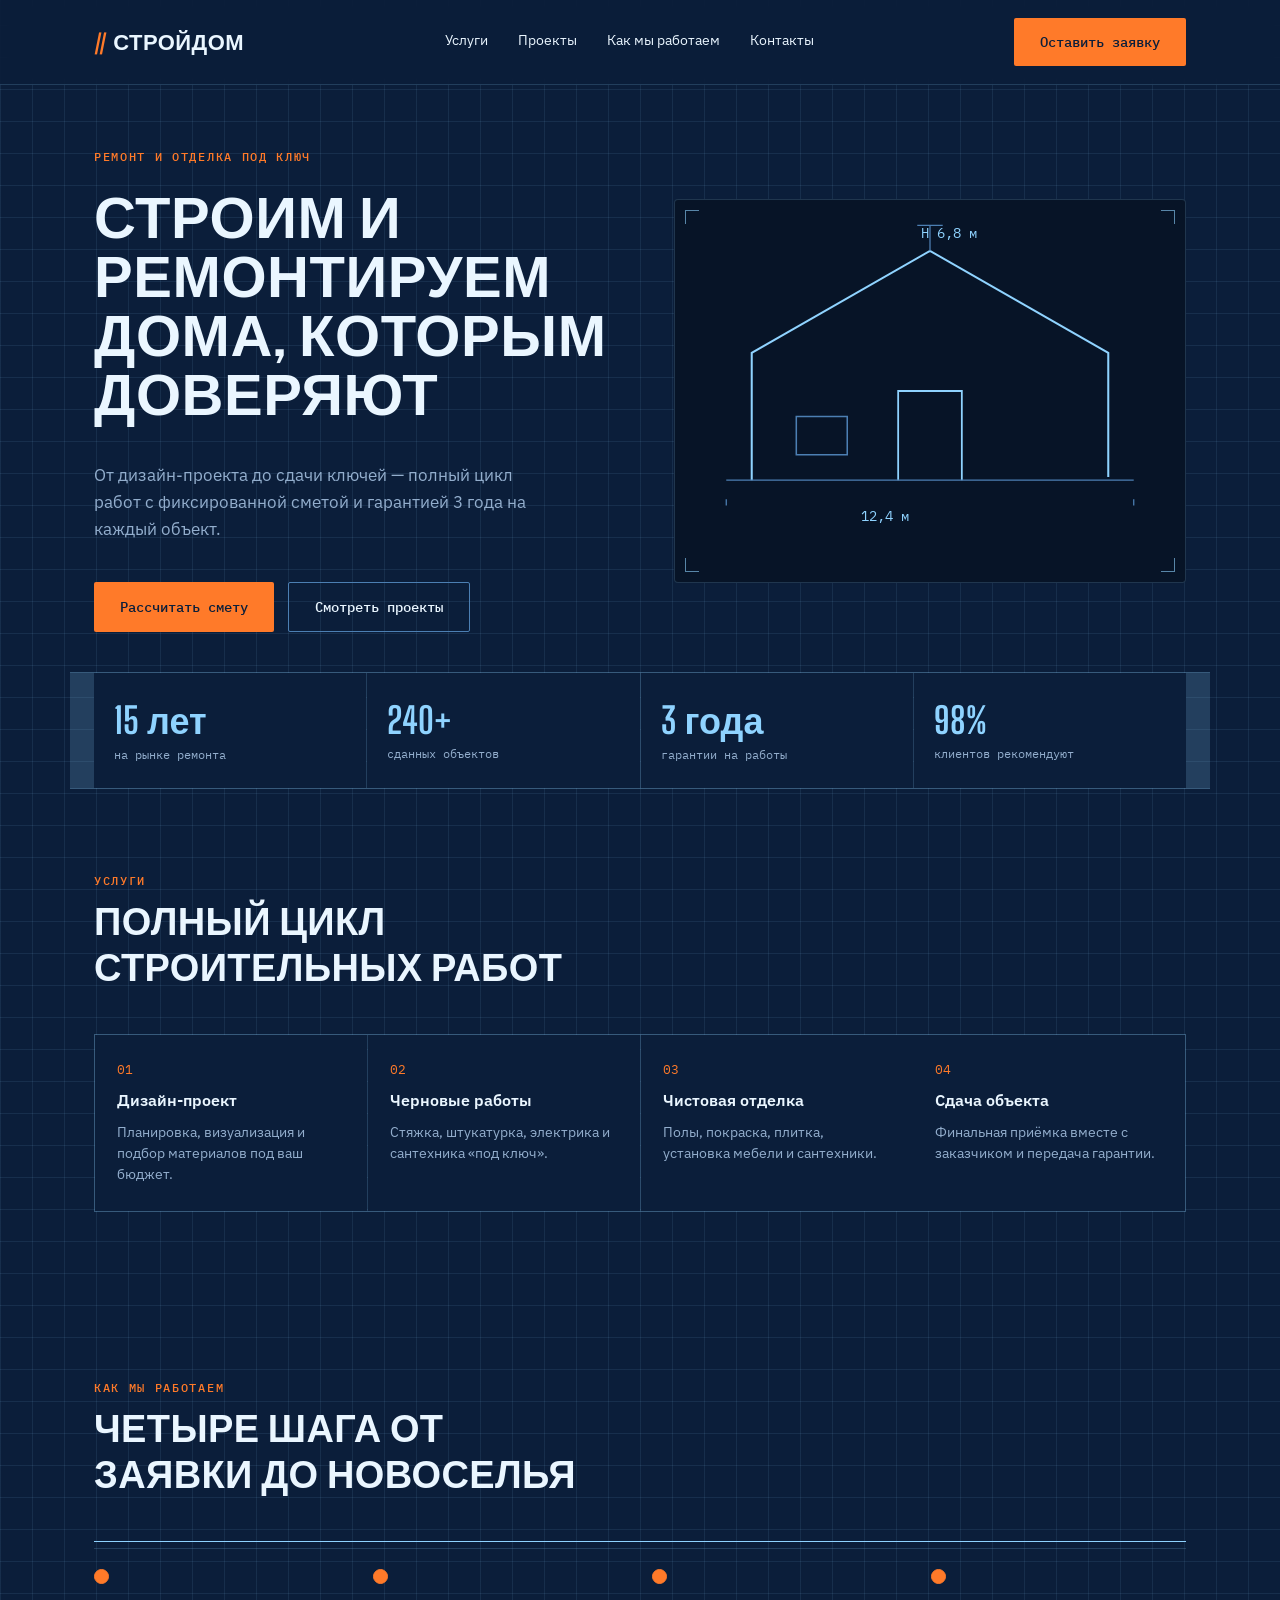
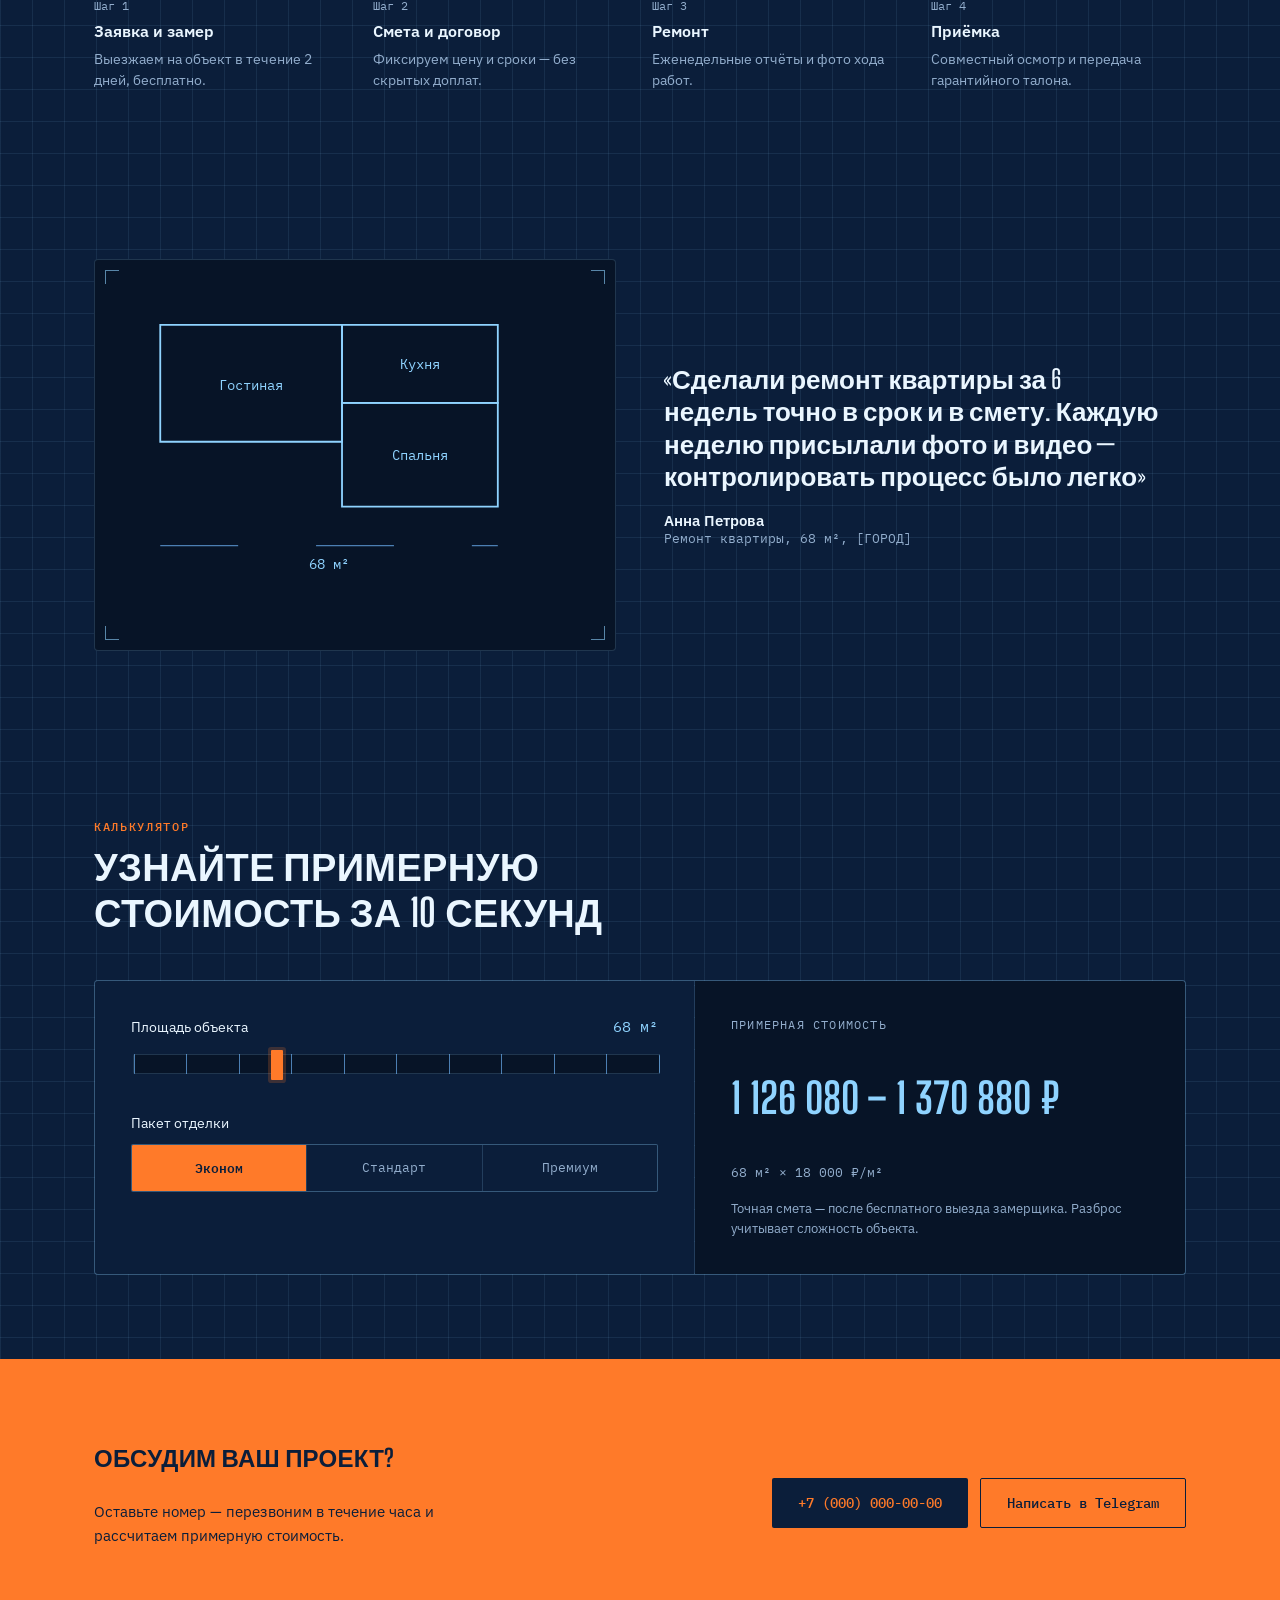
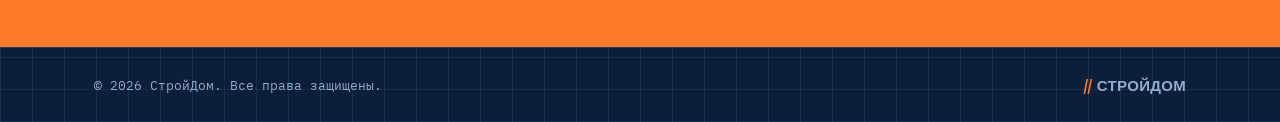
<file: index.html>
<!doctype html>
<html lang="ru">
<head>
<meta charset="utf-8">
<meta name="viewport" content="width=device-width, initial-scale=1">
<title>СтройДом — демо-лендинг</title>
<meta name="description" content="Демо-лендинг ремонтно-строительной компании для портфолио вайб-кодера">
<link rel="stylesheet" href="https://fonts.googleapis.com/css2?family=Big+Shoulders+Display:wght@600;700&family=IBM+Plex+Sans:wght@400;500;600&family=IBM+Plex+Mono:wght@400;500&display=swap">
<style>
  :root {
    --bg: #0B1E3A;
    --bg-raised: #10274A;
    --bg-deep: #071427;
    --grid-line: rgba(143, 211, 255, 0.09);
    --line: #4C7FB3;
    --line-bright: #8FD3FF;
    --ink: #EAF6FF;
    --ink-muted: #93AECD;
    --accent: #FF7A29;
    --accent-ink: #0B1E3A;
    --border: rgba(143, 211, 255, 0.18);
  }
  * { box-sizing: border-box; }
  body {
    margin: 0;
    background:
      repeating-linear-gradient(0deg, var(--grid-line) 0 1px, transparent 1px 32px),
      repeating-linear-gradient(90deg, var(--grid-line) 0 1px, transparent 1px 32px),
      var(--bg);
    color: var(--ink);
    font-family: 'IBM Plex Sans', -apple-system, sans-serif;
    -webkit-font-smoothing: antialiased;
  }
  a { color: inherit; text-decoration: none; }
  h1, h2 {
    font-family: 'Big Shoulders Display', 'Arial Narrow', sans-serif;
    text-transform: uppercase; font-weight: 700; text-wrap: balance; margin: 0;
    letter-spacing: 0.01em;
  }
  .mono { font-family: 'IBM Plex Mono', monospace; }
  .wrap { max-width: 1140px; margin: 0 auto; padding-inline: 24px; }
  .eyebrow {
    font-family: 'IBM Plex Mono', monospace; font-size: 12px; letter-spacing: 0.14em;
    text-transform: uppercase; color: var(--accent); font-weight: 500;
  }
  .btn {
    display: inline-flex; align-items: center; gap: 8px; padding: 15px 26px; border-radius: 2px;
    font-family: 'IBM Plex Mono', monospace; font-size: 14px; font-weight: 500;
    white-space: nowrap; transition: transform 0.15s ease, box-shadow 0.2s ease;
    will-change: transform;
  }
  .btn-solid { background: var(--accent); color: var(--accent-ink); }
  .btn-solid:hover { box-shadow: 0 0 0 3px rgba(255,122,41,0.25); }
  .btn-outline { border: 1px solid var(--line); color: var(--ink); }
  .btn-outline:hover { border-color: var(--line-bright); color: var(--line-bright); }

  nav {
    border-bottom: 1px solid var(--border);
    position: sticky; top: 0; background: rgba(11,30,58,0.86);
    backdrop-filter: blur(8px); z-index: 20;
  }
  .nav-row { display: flex; align-items: center; justify-content: space-between; padding-block: 18px; gap: 16px; flex-wrap: wrap; }
  .logo { font-family: 'Big Shoulders Display', sans-serif; font-size: 22px; font-weight: 700; text-transform: uppercase; letter-spacing: 0.02em; }
  .logo::before { content: '// '; color: var(--accent); }
  .nav-links { display: flex; gap: 30px; font-size: 14px; }
  .nav-links a { position: relative; padding-bottom: 4px; }
  .nav-links a::after {
    content: ''; position: absolute; left: 50%; right: 50%; bottom: 0; height: 1px;
    background: var(--line-bright); transition: left 0.2s ease, right 0.2s ease;
  }
  .nav-links a:hover::after { left: 0; right: 0; }
  @media (max-width: 760px) { .nav-links { display: none; } }

  /* SITE-WIDE CURSOR SPOTLIGHT */
  .site-spot {
    position: fixed; inset: 0; pointer-events: none; z-index: 500; opacity: 0;
    background: radial-gradient(460px circle at var(--sx, 50%) var(--sy, 30%), rgba(255,122,41,0.16), transparent 62%);
    transition: opacity 0.4s ease; mix-blend-mode: screen;
  }
  .site-spot.is-active { opacity: 1; }

  /* HERO */
  .hero { position: relative; padding-block: 64px 40px; overflow: hidden; }
  .hero-row { position: relative; display: flex; gap: 48px; align-items: center; flex-wrap: wrap; }
  .hero-copy { flex: 1 1 420px; display: flex; flex-direction: column; gap: 22px; }
  .hero h1 { font-size: clamp(34px, 5vw, 58px); line-height: 1.02; opacity: 0; animation: rise 0.7s 0.1s cubic-bezier(.2,.8,.2,1) forwards; }
  .hero .eyebrow { opacity: 0; animation: rise 0.6s cubic-bezier(.2,.8,.2,1) forwards; }
  .hero p { font-size: 17px; line-height: 1.6; color: var(--ink-muted); max-width: 440px; opacity: 0; animation: rise 0.7s 0.22s cubic-bezier(.2,.8,.2,1) forwards; }
  .hero-actions { display: flex; gap: 14px; flex-wrap: wrap; opacity: 0; animation: rise 0.7s 0.32s cubic-bezier(.2,.8,.2,1) forwards; }
  @keyframes rise { from { opacity: 0; transform: translateY(14px); } to { opacity: 1; transform: translateY(0); } }

  .blueprint-frame {
    flex: 1 1 400px; min-width: 0; aspect-ratio: 4 / 3; border: 1px solid var(--border);
    border-radius: 4px; background: var(--bg-deep); position: relative; overflow: hidden; cursor: crosshair;
  }
  .xhair-v, .xhair-h { position: absolute; background: rgba(143,211,255,0.32); opacity: 0; transition: opacity 0.15s ease; pointer-events: none; }
  .xhair-v { top: 0; bottom: 0; width: 1px; }
  .xhair-h { left: 0; right: 0; height: 1px; }
  .xhair-label {
    position: absolute; font-family: 'IBM Plex Mono', monospace; font-size: 10px; color: var(--line-bright);
    background: rgba(7,20,39,0.88); padding: 2px 6px; border: 1px solid var(--border); border-radius: 2px;
    opacity: 0; transition: opacity 0.15s ease; pointer-events: none; white-space: nowrap; transform: translate(10px, 10px);
  }
  .blueprint-frame svg { width: 100%; height: 100%; display: block; }
  .draw-path { stroke-dasharray: var(--len, 1000); stroke-dashoffset: var(--len, 1000); animation: draw 1.8s 0.3s ease forwards; }
  .draw-path.d2 { animation-delay: 0.6s; }
  .draw-path.d3 { animation-delay: 0.9s; }
  @keyframes draw { to { stroke-dashoffset: 0; } }
  .dim-label { font-family: 'IBM Plex Mono', monospace; font-size: 11px; fill: var(--line-bright); opacity: 0; animation: fadein 0.4s 1.6s ease forwards; }
  .corner-tick { position: absolute; width: 14px; height: 14px; border: 1px solid var(--line-bright); opacity: 0.6; }
  .corner-tick.tl { top: 10px; left: 10px; border-right: none; border-bottom: none; }
  .corner-tick.tr { top: 10px; right: 10px; border-left: none; border-bottom: none; }
  .corner-tick.bl { bottom: 10px; left: 10px; border-right: none; border-top: none; }
  .corner-tick.br { bottom: 10px; right: 10px; border-left: none; border-top: none; }
  @keyframes fadein { to { opacity: 1; } }

  /* STATS */
  .stats { display: grid; grid-template-columns: repeat(4, minmax(0, 1fr)); gap: 1px; background: var(--border); border-block: 1px solid var(--border); }
  .stat { background: var(--bg); padding: 26px 20px; }
  @media (max-width: 620px) { .stats { grid-template-columns: repeat(2, minmax(0, 1fr)); } }
  .stat-num { font-family: 'Big Shoulders Display', sans-serif; font-size: 36px; font-weight: 700; font-variant-numeric: tabular-nums; color: var(--line-bright); }
  .stat-label { font-family: 'IBM Plex Mono', monospace; font-size: 12px; color: var(--ink-muted); margin-top: 4px; }

  section { padding-block: 84px; }
  .section-head { display: flex; flex-direction: column; gap: 10px; max-width: 560px; margin-bottom: 44px; }
  .section-head h2 { font-size: clamp(28px, 3.4vw, 38px); }

  .reveal { opacity: 0; transform: translateY(24px); transition: opacity 0.6s ease, transform 0.6s ease; }
  .reveal.in-view { opacity: 1; transform: translateY(0); }

  /* SERVICES */
  .services-grid { display: grid; grid-template-columns: repeat(4, minmax(0, 1fr)); gap: 1px; background: var(--border); border: 1px solid var(--border); }
  @media (max-width: 900px) { .services-grid { grid-template-columns: repeat(2, minmax(0, 1fr)); } }
  @media (max-width: 500px) { .services-grid { grid-template-columns: 1fr; } }
  .service-card {
    background: var(--bg); padding: 26px 22px; display: flex; flex-direction: column; gap: 12px;
    transform: perspective(600px) rotateX(0deg) rotateY(0deg); transition: transform 0.2s ease, background 0.2s ease;
    will-change: transform;
  }
  .service-card:hover { background: var(--bg-raised); }
  .service-num { font-family: 'IBM Plex Mono', monospace; font-size: 13px; color: var(--accent); }
  .service-title { font-size: 16px; font-weight: 600; }
  .service-desc { font-size: 14px; line-height: 1.5; color: var(--ink-muted); }

  /* PROCESS */
  .process-track { position: relative; }
  .process-line {
    position: absolute; top: 7px; left: 0; right: 0; height: 1px; background: var(--border);
  }
  .process-line-fill {
    position: absolute; top: 0; left: 0; height: 1px; background: var(--line-bright);
    width: 0%; transition: width 1.4s ease;
  }
  .process-line-fill.in-view { width: 100%; }
  .process-grid { display: grid; grid-template-columns: repeat(4, minmax(0, 1fr)); gap: 24px; position: relative; padding-top: 28px; }
  @media (max-width: 720px) { .process-grid { grid-template-columns: repeat(2, minmax(0, 1fr)); } }
  .process-step { display: flex; flex-direction: column; gap: 8px; }
  .step-dot {
    width: 15px; height: 15px; border-radius: 50%; background: var(--bg); border: 1px solid var(--line);
    margin-bottom: 6px; transition: background 0.3s ease, border-color 0.3s ease;
  }
  .process-step.in-view .step-dot { background: var(--accent); border-color: var(--accent); }
  .step-num { font-family: 'IBM Plex Mono', monospace; font-size: 12px; color: var(--ink-muted); }
  .step-title { font-size: 16px; font-weight: 600; }
  .step-desc { font-size: 14px; line-height: 1.5; color: var(--ink-muted); }

  /* TESTIMONIAL */
  .testimonial { display: flex; gap: 48px; align-items: center; flex-wrap: wrap; }
  .testimonial-frame { flex: 1 1 380px; min-width: 0; aspect-ratio: 4 / 3; border: 1px solid var(--border); border-radius: 4px; background: var(--bg-deep); position: relative; overflow: hidden; cursor: crosshair; }
  .testimonial-frame svg { width: 100%; height: 100%; display: block; }
  .testimonial-copy { flex: 1 1 380px; display: flex; flex-direction: column; gap: 18px; }
  .testimonial-quote { font-family: 'Big Shoulders Display', sans-serif; font-size: 26px; line-height: 1.25; font-weight: 600; text-transform: none; text-wrap: balance; }
  .testimonial-name { font-size: 15px; font-weight: 600; }
  .testimonial-meta { font-family: 'IBM Plex Mono', monospace; font-size: 13px; color: var(--ink-muted); }

  /* CALCULATOR */
  .calc-panel {
    display: grid; grid-template-columns: 1.1fr 0.9fr; gap: 1px; background: var(--border);
    border: 1px solid var(--border); border-radius: 4px; overflow: hidden;
  }
  @media (max-width: 760px) { .calc-panel { grid-template-columns: 1fr; } }
  .calc-controls { background: var(--bg); padding: 36px; display: flex; flex-direction: column; gap: 32px; }
  .calc-result { background: var(--bg-deep); padding: 36px; display: flex; flex-direction: column; justify-content: center; gap: 18px; }
  .calc-row-label { display: flex; align-items: baseline; justify-content: space-between; font-size: 14px; margin-bottom: 12px; }
  .calc-row-label .val { font-family: 'IBM Plex Mono', monospace; color: var(--line-bright); font-size: 15px; }

  .ruler-slider { width: 100%; height: 28px; -webkit-appearance: none; appearance: none; background: transparent; cursor: pointer; }
  .ruler-slider::-webkit-slider-runnable-track {
    height: 20px; border: 1px solid var(--border); border-radius: 2px;
    background:
      repeating-linear-gradient(90deg, var(--line) 0 1px, transparent 1px 10%),
      var(--bg-deep);
  }
  .ruler-slider::-moz-range-track {
    height: 20px; border: 1px solid var(--border); border-radius: 2px;
    background:
      repeating-linear-gradient(90deg, var(--line) 0 1px, transparent 1px 10%),
      var(--bg-deep);
  }
  .ruler-slider::-webkit-slider-thumb {
    -webkit-appearance: none; margin-top: -5px; width: 12px; height: 30px; border-radius: 1px;
    background: var(--accent); border: none; box-shadow: 0 0 0 3px rgba(255,122,41,0.2);
  }
  .ruler-slider::-moz-range-thumb {
    width: 12px; height: 30px; border-radius: 1px; background: var(--accent); border: none;
    box-shadow: 0 0 0 3px rgba(255,122,41,0.2);
  }

  .pkg-tabs { display: flex; gap: 1px; background: var(--border); border: 1px solid var(--border); border-radius: 2px; overflow: hidden; }
  .pkg-tab {
    flex: 1; background: var(--bg); border: none; color: var(--ink-muted); font-family: 'IBM Plex Mono', monospace;
    font-size: 13px; padding: 12px 8px; cursor: pointer; transition: background 0.2s ease, color 0.2s ease;
  }
  .pkg-tab:hover { color: var(--ink); }
  .pkg-tab.active { background: var(--accent); color: var(--accent-ink); font-weight: 600; }

  .calc-eyebrow { font-family: 'IBM Plex Mono', monospace; font-size: 12px; letter-spacing: 0.1em; text-transform: uppercase; color: var(--ink-muted); }
  .calc-price {
    font-family: 'Big Shoulders Display', sans-serif; font-size: clamp(28px, 3.4vw, 42px); font-weight: 700;
    color: var(--line-bright); font-variant-numeric: tabular-nums; line-height: 1.15;
    display: flex; align-items: center; min-height: 2.3em;
  }
  .calc-formula { font-family: 'IBM Plex Mono', monospace; font-size: 13px; color: var(--ink-muted); }
  .calc-note { font-size: 13px; color: var(--ink-muted); line-height: 1.5; }

  /* CTA */
  .cta { background: var(--accent); color: var(--accent-ink); }
  .cta-row { display: flex; align-items: center; justify-content: space-between; gap: 32px; flex-wrap: wrap; }
  .cta h2 { color: var(--accent-ink); }
  .cta p { font-size: 15px; line-height: 1.6; max-width: 420px; }
  .cta-actions { display: flex; gap: 12px; flex-wrap: wrap; }
  .cta .btn-solid { background: var(--accent-ink); color: var(--accent); }
  .cta .btn-outline { border: 1px solid var(--accent-ink); color: var(--accent-ink); }

  footer {
    padding-block: 28px; border-top: 1px solid var(--border);
    display: flex; align-items: center; justify-content: space-between; gap: 16px; flex-wrap: wrap;
    font-family: 'IBM Plex Mono', monospace; font-size: 13px; color: var(--ink-muted);
  }
  footer .logo { font-size: 15px; }

  @media (prefers-reduced-motion: reduce) {
    * { animation: none !important; transition: none !important; }
    .hero h1, .hero .eyebrow, .hero p, .hero-actions { opacity: 1; transform: none; }
    .draw-path { stroke-dashoffset: 0; }
    .dim-label { opacity: 1; }
    .reveal { opacity: 1; transform: none; }
  }
</style>
</head>
<body>

<nav>
  <div class="wrap nav-row">
    <div class="logo">СтройДом</div>
    <div class="nav-links">
      <a href="#services">Услуги</a>
      <a href="#work">Проекты</a>
      <a href="#process">Как мы работаем</a>
      <a href="#contact">Контакты</a>
    </div>
    <a class="btn btn-solid magnetic" href="#contact">Оставить заявку</a>
  </div>
</nav>

<div class="site-spot" id="siteSpot"></div>

<div class="hero">
  <div class="wrap hero-row">
    <div class="hero-copy">
      <div class="eyebrow">Ремонт и отделка под ключ</div>
      <h1>Строим и ремонтируем дома, которым доверяют</h1>
      <p>От дизайн-проекта до сдачи ключей — полный цикл работ с фиксированной сметой и гарантией 3 года на каждый объект.</p>
      <div class="hero-actions">
        <a class="btn btn-solid magnetic" href="#contact">Рассчитать смету</a>
        <a class="btn btn-outline magnetic" href="#work">Смотреть проекты</a>
      </div>
    </div>
    <div class="blueprint-frame">
      <span class="corner-tick tl"></span><span class="corner-tick tr"></span>
      <span class="corner-tick bl"></span><span class="corner-tick br"></span>
      <svg viewBox="0 0 400 300" fill="none">
        <path class="draw-path" style="--len:520" d="M60 220 L60 120 L200 40 L340 120 L340 220 Z" stroke="#8FD3FF" stroke-width="1.6"/>
        <path class="draw-path d2" style="--len:220" d="M175 220 L175 150 L225 150 L225 220" stroke="#8FD3FF" stroke-width="1.4"/>
        <path class="draw-path d2" style="--len:140" d="M95 170 L135 170 L135 200 L95 200 Z" stroke="#4C7FB3" stroke-width="1.2"/>
        <path class="draw-path d3" style="--len:400" d="M40 240 L40 235 M40 220 L360 220 M360 235 L360 240" stroke="#4C7FB3" stroke-width="1"/>
        <path class="draw-path d3" style="--len:120" d="M200 40 L200 20 M190 20 L210 20" stroke="#4C7FB3" stroke-width="1"/>
        <text class="dim-label" x="165" y="252" text-anchor="middle">12,4 м</text>
        <text class="dim-label" x="215" y="30" text-anchor="middle">H 6,8 м</text>
      </svg>
    </div>
  </div>
</div>

<div class="wrap stats">
  <div class="stat">
    <div class="stat-num" data-count="15" data-suffix=" лет">0</div>
    <div class="stat-label">на рынке ремонта</div>
  </div>
  <div class="stat">
    <div class="stat-num" data-count="240" data-suffix="+">0</div>
    <div class="stat-label">сданных объектов</div>
  </div>
  <div class="stat">
    <div class="stat-num" data-count="3" data-suffix=" года">0</div>
    <div class="stat-label">гарантии на работы</div>
  </div>
  <div class="stat">
    <div class="stat-num" data-count="98" data-suffix="%">0</div>
    <div class="stat-label">клиентов рекомендуют</div>
  </div>
</div>

<section id="services">
  <div class="wrap">
    <div class="section-head reveal">
      <div class="eyebrow">Услуги</div>
      <h2>Полный цикл строительных работ</h2>
    </div>
    <div class="services-grid reveal">
      <div class="service-card tilt">
        <div class="service-num">01</div>
        <div class="service-title">Дизайн-проект</div>
        <div class="service-desc">Планировка, визуализация и подбор материалов под ваш бюджет.</div>
      </div>
      <div class="service-card tilt">
        <div class="service-num">02</div>
        <div class="service-title">Черновые работы</div>
        <div class="service-desc">Стяжка, штукатурка, электрика и сантехника «под ключ».</div>
      </div>
      <div class="service-card tilt">
        <div class="service-num">03</div>
        <div class="service-title">Чистовая отделка</div>
        <div class="service-desc">Полы, покраска, плитка, установка мебели и сантехники.</div>
      </div>
      <div class="service-card tilt">
        <div class="service-num">04</div>
        <div class="service-title">Сдача объекта</div>
        <div class="service-desc">Финальная приёмка вместе с заказчиком и передача гарантии.</div>
      </div>
    </div>
  </div>
</section>

<section id="process">
  <div class="wrap">
    <div class="section-head reveal">
      <div class="eyebrow">Как мы работаем</div>
      <h2>Четыре шага от заявки до новоселья</h2>
    </div>
    <div class="process-track">
      <div class="process-line"></div>
      <div class="process-line-fill" id="processFill"></div>
      <div class="process-grid">
        <div class="process-step"><div class="step-dot"></div><div class="step-num">Шаг 1</div><div class="step-title">Заявка и замер</div><div class="step-desc">Выезжаем на объект в течение 2 дней, бесплатно.</div></div>
        <div class="process-step"><div class="step-dot"></div><div class="step-num">Шаг 2</div><div class="step-title">Смета и договор</div><div class="step-desc">Фиксируем цену и сроки — без скрытых доплат.</div></div>
        <div class="process-step"><div class="step-dot"></div><div class="step-num">Шаг 3</div><div class="step-title">Ремонт</div><div class="step-desc">Еженедельные отчёты и фото хода работ.</div></div>
        <div class="process-step"><div class="step-dot"></div><div class="step-num">Шаг 4</div><div class="step-title">Приёмка</div><div class="step-desc">Совместный осмотр и передача гарантийного талона.</div></div>
      </div>
    </div>
  </div>
</section>

<section id="work">
  <div class="wrap testimonial">
    <div class="testimonial-frame reveal">
      <span class="corner-tick tl"></span><span class="corner-tick tr"></span>
      <span class="corner-tick bl"></span><span class="corner-tick br"></span>
      <svg viewBox="0 0 400 300" fill="none">
        <rect class="draw-path" style="--len:640" x="50" y="50" width="140" height="90" stroke="#8FD3FF" stroke-width="1.4"/>
        <rect class="draw-path d2" style="--len:520" x="190" y="50" width="120" height="60" stroke="#8FD3FF" stroke-width="1.4"/>
        <rect class="draw-path d3" style="--len:440" x="190" y="110" width="120" height="80" stroke="#8FD3FF" stroke-width="1.4"/>
        <text class="dim-label" x="120" y="100" text-anchor="middle">Гостиная</text>
        <text class="dim-label" x="250" y="84" text-anchor="middle">Кухня</text>
        <text class="dim-label" x="250" y="154" text-anchor="middle">Спальня</text>
        <path class="draw-path" style="--len:60" d="M50 220 L310 220" stroke="#4C7FB3" stroke-width="1"/>
        <text class="dim-label" x="180" y="238" text-anchor="middle">68 м²</text>
      </svg>
    </div>
    <div class="testimonial-copy reveal">
      <div class="testimonial-quote">«Сделали ремонт квартиры за 6 недель точно в срок и в смету. Каждую неделю присылали фото и видео — контролировать процесс было легко»</div>
      <div>
        <div class="testimonial-name">Анна Петрова</div>
        <div class="testimonial-meta">Ремонт квартиры, 68 м², [ГОРОД]</div>
      </div>
    </div>
  </div>
</section>

<section id="calc">
  <div class="wrap">
    <div class="section-head reveal">
      <div class="eyebrow">Калькулятор</div>
      <h2>Узнайте примерную стоимость за 10 секунд</h2>
    </div>
    <div class="calc-panel reveal">
      <div class="calc-controls">
        <div>
          <div class="calc-row-label"><span>Площадь объекта</span><span class="val" id="areaVal">68 м²</span></div>
          <input type="range" class="ruler-slider" id="areaSlider" min="20" max="200" step="2" value="68" aria-label="Площадь объекта в квадратных метрах">
        </div>
        <div>
          <div class="calc-row-label"><span>Пакет отделки</span></div>
          <div class="pkg-tabs" role="group" aria-label="Пакет отделки">
            <button type="button" class="pkg-tab active" data-rate="18000">Эконом</button>
            <button type="button" class="pkg-tab" data-rate="28000">Стандарт</button>
            <button type="button" class="pkg-tab" data-rate="42000">Премиум</button>
          </div>
        </div>
      </div>
      <div class="calc-result">
        <div class="calc-eyebrow">Примерная стоимость</div>
        <div class="calc-price" id="calcPrice">1 100 000 – 1 346 000 ₽</div>
        <div class="calc-formula" id="calcFormula">68 м² × 18 000 ₽/м²</div>
        <div class="calc-note">Точная смета — после бесплатного выезда замерщика. Разброс учитывает сложность объекта.</div>
      </div>
    </div>
  </div>
</section>

<section id="contact" class="cta">
  <div class="wrap cta-row">
    <div style="display: flex; flex-direction: column; gap: 12px;">
      <h2>Обсудим ваш проект?</h2>
      <p>Оставьте номер — перезвоним в течение часа и рассчитаем примерную стоимость.</p>
    </div>
    <div class="cta-actions">
      <a class="btn btn-solid magnetic" href="tel:+70000000000">+7 (000) 000-00-00</a>
      <a class="btn btn-outline magnetic" href="https://t.me/">Написать в Telegram</a>
    </div>
  </div>
</section>

<footer>
  <div class="wrap" style="display: flex; align-items: center; justify-content: space-between; gap: 16px; flex-wrap: wrap; width: 100%;">
    <div>© 2026 СтройДом. Все права защищены.</div>
    <div class="logo">СтройДом</div>
  </div>
</footer>

<script>
(function () {
  var reduced = window.matchMedia('(prefers-reduced-motion: reduce)').matches;

  // cursor spotlight across the whole site
  var siteSpot = document.getElementById('siteSpot');
  if (siteSpot && !reduced) {
    document.addEventListener('mousemove', function (e) {
      siteSpot.style.setProperty('--sx', e.clientX + 'px');
      siteSpot.style.setProperty('--sy', e.clientY + 'px');
      siteSpot.classList.add('is-active');
    });
    document.addEventListener('mouseleave', function () {
      siteSpot.classList.remove('is-active');
    });
  }

  // drafting crosshair inside blueprint frames
  function attachCrosshair(container, spanX, spanY) {
    if (!container || reduced) return;
    var v = document.createElement('div'); v.className = 'xhair-v';
    var h = document.createElement('div'); h.className = 'xhair-h';
    var label = document.createElement('div'); label.className = 'xhair-label';
    container.appendChild(v); container.appendChild(h); container.appendChild(label);
    container.addEventListener('mousemove', function (e) {
      var r = container.getBoundingClientRect();
      var x = e.clientX - r.left, y = e.clientY - r.top;
      v.style.left = x + 'px'; v.style.opacity = 1;
      h.style.top = y + 'px'; h.style.opacity = 1;
      label.style.left = x + 'px'; label.style.top = y + 'px'; label.style.opacity = 1;
      var mmX = Math.round((x / r.width) * spanX);
      var mmY = Math.round((1 - y / r.height) * spanY);
      label.textContent = 'X ' + mmX + ' · Y ' + mmY + ' см';
    });
    container.addEventListener('mouseleave', function () {
      v.style.opacity = 0; h.style.opacity = 0; label.style.opacity = 0;
    });
  }
  attachCrosshair(document.querySelector('.blueprint-frame'), 1240, 680);
  attachCrosshair(document.querySelector('.testimonial-frame'), 850, 620);

  // subtle background grid parallax
  if (!reduced) {
    document.addEventListener('mousemove', function (e) {
      var x = (e.clientX / window.innerWidth - 0.5) * 12;
      var y = (e.clientY / window.innerHeight - 0.5) * 12;
      document.body.style.backgroundPosition = x + 'px ' + y + 'px, ' + x + 'px ' + y + 'px, 0 0';
    });
  }

  // smeta calculator
  (function () {
    var areaSlider = document.getElementById('areaSlider');
    var areaVal = document.getElementById('areaVal');
    var price = document.getElementById('calcPrice');
    var formula = document.getElementById('calcFormula');
    var tabs = document.querySelectorAll('.pkg-tab');
    if (!areaSlider) return;
    var rate = parseInt(document.querySelector('.pkg-tab.active').getAttribute('data-rate'), 10);
    var shownMin = 0, shownMax = 0;

    function fmt(n) { return Math.round(n).toLocaleString('ru-RU'); }

    function animateTo(min, max) {
      var startMin = shownMin, startMax = shownMax, start = null, dur = 350;
      function step(ts) {
        if (!start) start = ts;
        var p = Math.min((ts - start) / dur, 1);
        var curMin = startMin + (min - startMin) * p;
        var curMax = startMax + (max - startMax) * p;
        price.textContent = fmt(curMin) + ' – ' + fmt(curMax) + ' ₽';
        if (p < 1) requestAnimationFrame(step);
        else { shownMin = min; shownMax = max; price.textContent = fmt(min) + ' – ' + fmt(max) + ' ₽'; }
      }
      if (reduced) { shownMin = min; shownMax = max; price.textContent = fmt(min) + ' – ' + fmt(max) + ' ₽'; }
      else requestAnimationFrame(step);
    }

    function recompute() {
      var area = parseInt(areaSlider.value, 10);
      areaVal.textContent = area + ' м²';
      var base = area * rate;
      animateTo(base * 0.92, base * 1.12);
      formula.textContent = area + ' м² × ' + fmt(rate) + ' ₽/м²';
    }

    areaSlider.addEventListener('input', recompute);
    tabs.forEach(function (tab) {
      tab.addEventListener('click', function () {
        tabs.forEach(function (t) { t.classList.remove('active'); });
        tab.classList.add('active');
        rate = parseInt(tab.getAttribute('data-rate'), 10);
        recompute();
      });
    });

    var area0 = parseInt(areaSlider.value, 10);
    shownMin = area0 * rate * 0.92; shownMax = area0 * rate * 1.12;
    price.textContent = fmt(shownMin) + ' – ' + fmt(shownMax) + ' ₽';
    formula.textContent = area0 + ' м² × ' + fmt(rate) + ' ₽/м²';
  })();

  // magnetic buttons
  if (!reduced) {
    document.querySelectorAll('.magnetic').forEach(function (btn) {
      btn.addEventListener('mousemove', function (e) {
        var r = btn.getBoundingClientRect();
        var x = e.clientX - r.left - r.width / 2;
        var y = e.clientY - r.top - r.height / 2;
        btn.style.transform = 'translate(' + (x * 0.25) + 'px,' + (y * 0.3) + 'px)';
      });
      btn.addEventListener('mouseleave', function () { btn.style.transform = ''; });
    });
  }

  // tilt cards
  if (!reduced) {
    document.querySelectorAll('.tilt').forEach(function (card) {
      card.addEventListener('mousemove', function (e) {
        var r = card.getBoundingClientRect();
        var px = (e.clientX - r.left) / r.width - 0.5;
        var py = (e.clientY - r.top) / r.height - 0.5;
        card.style.transform = 'perspective(600px) rotateX(' + (-py * 8) + 'deg) rotateY(' + (px * 8) + 'deg)';
      });
      card.addEventListener('mouseleave', function () {
        card.style.transform = 'perspective(600px) rotateX(0deg) rotateY(0deg)';
      });
    });
  }

  // scroll reveal
  var revealEls = document.querySelectorAll('.reveal, .process-step');
  if ('IntersectionObserver' in window) {
    var io = new IntersectionObserver(function (entries) {
      entries.forEach(function (en, i) {
        if (en.isIntersecting) {
          en.target.classList.add('in-view');
          io.unobserve(en.target);
        }
      });
    }, { threshold: 0.2 });
    revealEls.forEach(function (el) { io.observe(el); });

    var fill = document.getElementById('processFill');
    if (fill) {
      var io2 = new IntersectionObserver(function (entries) {
        entries.forEach(function (en) {
          if (en.isIntersecting) { fill.classList.add('in-view'); io2.disconnect(); }
        });
      }, { threshold: 0.3 });
      io2.observe(fill);
    }

    // count-up stats
    document.querySelectorAll('.stat-num').forEach(function (el) {
      var target = parseInt(el.getAttribute('data-count'), 10);
      var suffix = el.getAttribute('data-suffix') || '';
      var io3 = new IntersectionObserver(function (entries) {
        entries.forEach(function (en) {
          if (en.isIntersecting) {
            io3.disconnect();
            var start = null, dur = 1100;
            function step(ts) {
              if (!start) start = ts;
              var p = Math.min((ts - start) / dur, 1);
              var val = Math.floor(p * target);
              el.textContent = val + suffix;
              if (p < 1) requestAnimationFrame(step);
              else el.textContent = target + suffix;
            }
            requestAnimationFrame(step);
          }
        });
      }, { threshold: 0.5 });
      io3.observe(el);
    });
  } else {
    revealEls.forEach(function (el) { el.classList.add('in-view'); });
  }
})();
</script>
</body>
</html>
</file>
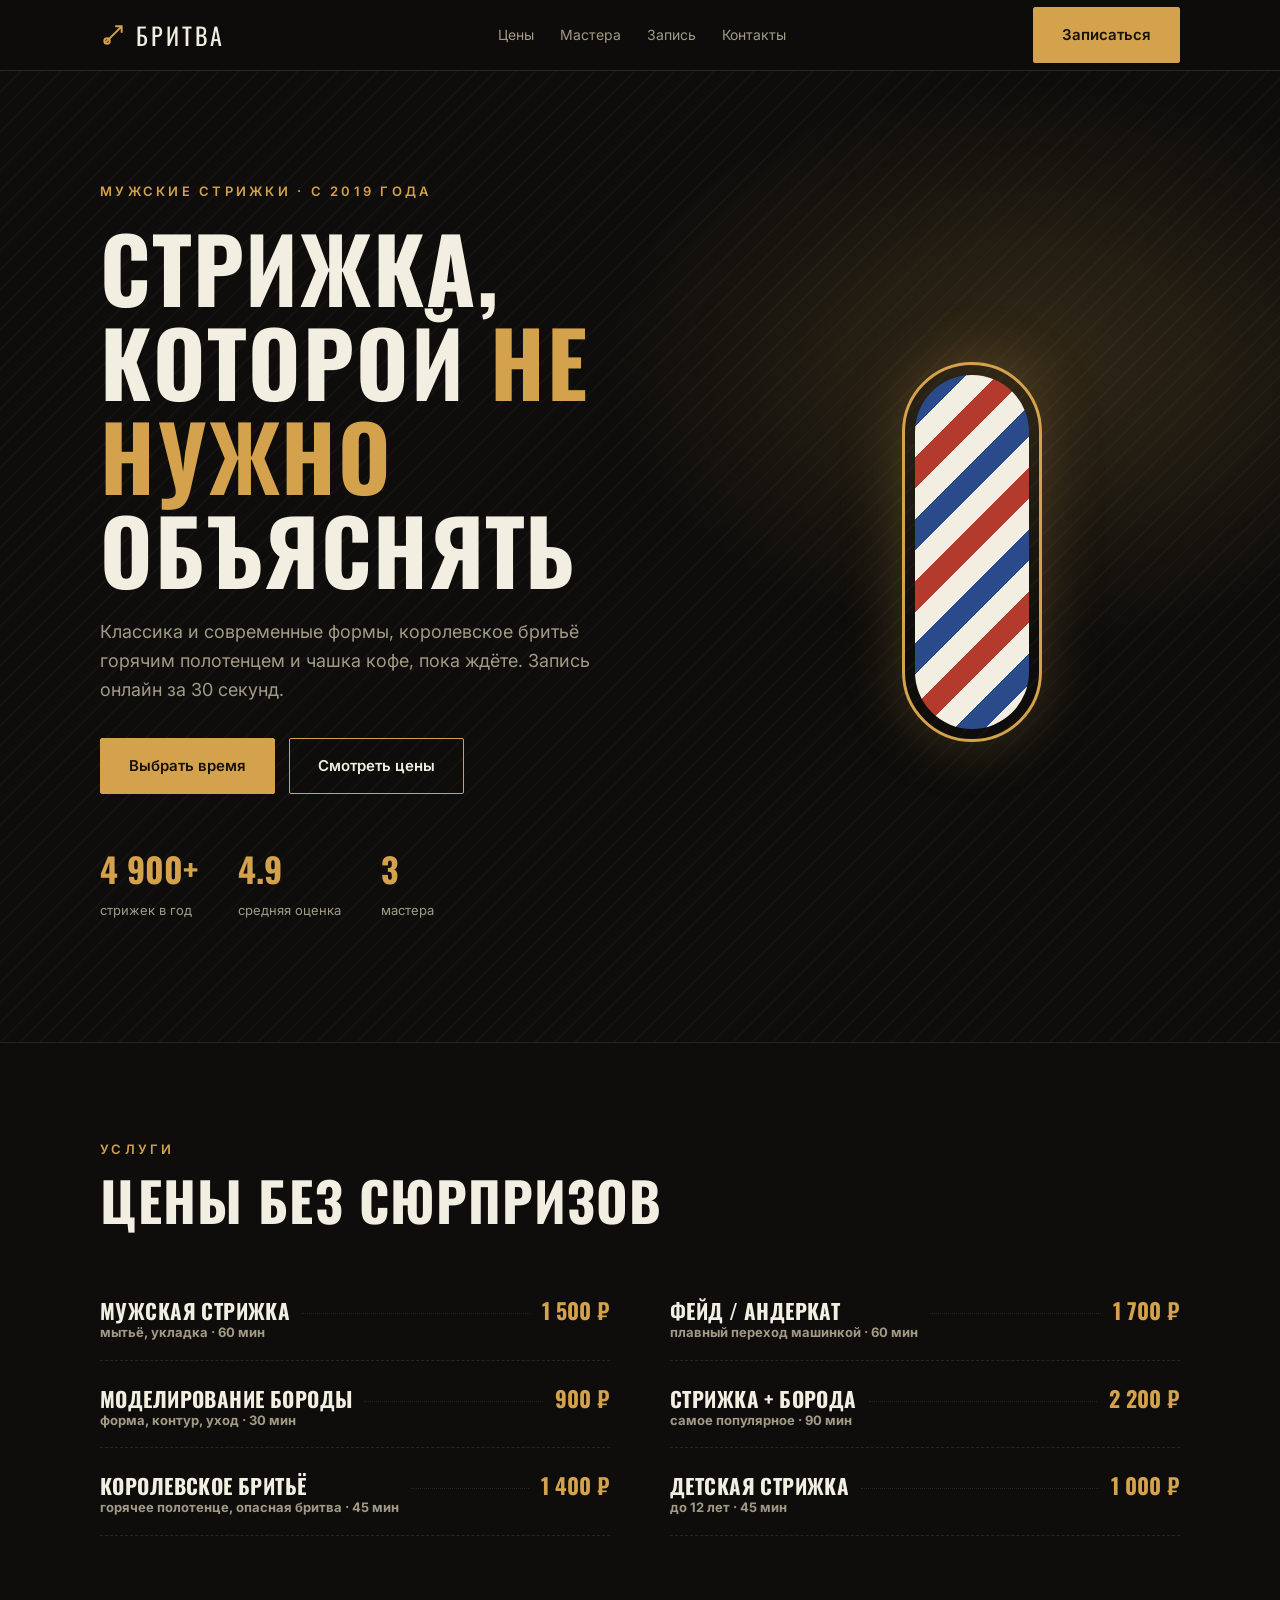
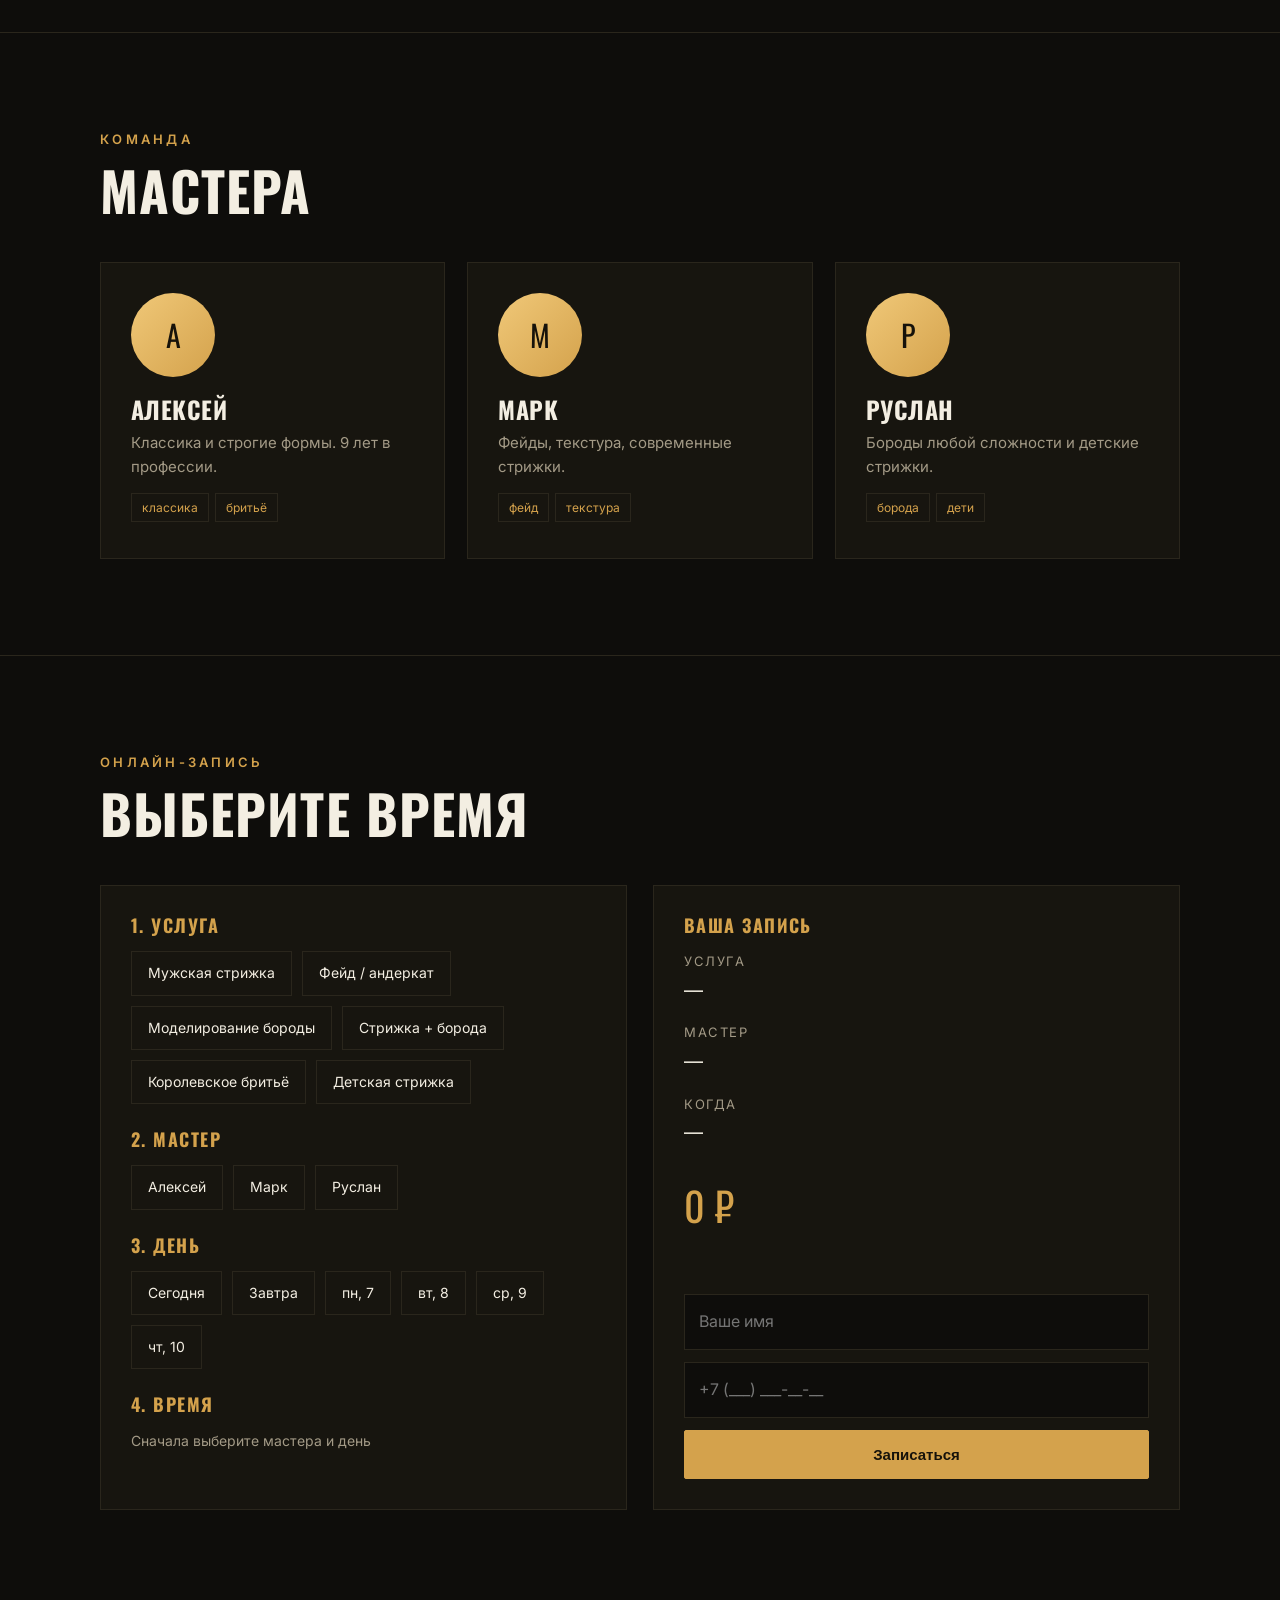
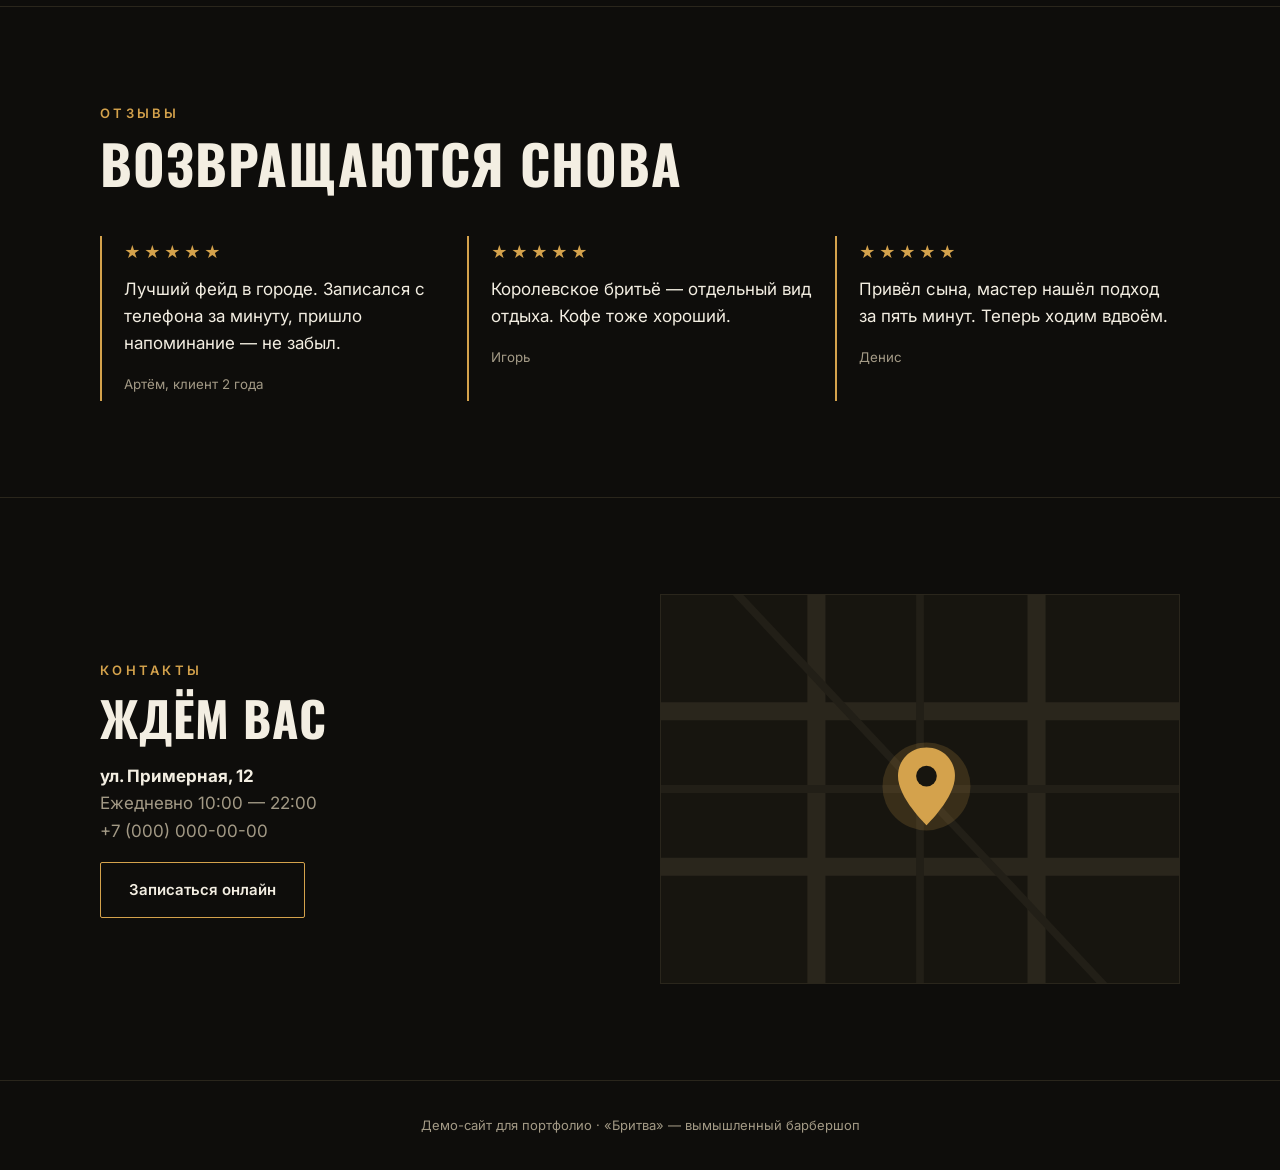
<file: barber/index.html>
<!doctype html>
<html lang="ru">
<head>
<meta charset="utf-8">
<meta name="viewport" content="width=device-width, initial-scale=1">
<title>Барбершоп «Бритва» — демо-сайт</title>
<meta name="description" content="Демо-сайт барбершопа: услуги и цены, мастера, онлайн-запись.">
<link rel="preconnect" href="https://fonts.googleapis.com">
<link rel="preconnect" href="https://fonts.gstatic.com" crossorigin>
<link href="https://fonts.googleapis.com/css2?family=Oswald:wght@500;700&family=Inter:wght@400;500;600&display=swap" rel="stylesheet">
<style>
  :root { --bg:#0e0d0b; --card:#17150f; --line:#2a261c; --text:#f3eee2; --muted:#a39a86; --gold:#d4a24c; --gold-2:#f0c878; }
  * { box-sizing:border-box; }
  html { scroll-behavior:smooth; }
  body { margin:0; background:var(--bg); color:var(--text); font:16px/1.6 Inter,system-ui,sans-serif; }
  a { color:inherit; }
  .wrap { max-width:1120px; margin:0 auto; padding:0 20px; }
  h1,h2,h3 { font-family:Oswald,Impact,sans-serif; text-transform:uppercase; letter-spacing:.02em; margin:0; line-height:1.05; }
  .kicker { color:var(--gold); font-size:13px; letter-spacing:.25em; text-transform:uppercase; font-weight:600; }
  .btn { display:inline-flex; align-items:center; justify-content:center; gap:8px; padding:15px 28px; border-radius:2px; font-weight:600; text-decoration:none; border:1px solid var(--gold); cursor:pointer; font-size:15px; transition:.25s; }
  .btn.gold { background:var(--gold); color:#16120a; }
  .btn.gold:hover { background:var(--gold-2); }
  .btn.ghost { background:none; color:var(--text); }
  .btn.ghost:hover { background:rgba(212,162,76,.12); }

  header { position:sticky; top:0; z-index:10; background:rgba(14,13,11,.85); backdrop-filter:blur(12px); border-bottom:1px solid var(--line); }
  .nav { display:flex; align-items:center; justify-content:space-between; height:70px; }
  .logo { font-family:Oswald,sans-serif; font-size:24px; letter-spacing:.12em; text-decoration:none; display:flex; align-items:center; gap:10px; }
  .logo svg { width:26px; height:26px; }
  nav a { margin-left:26px; text-decoration:none; color:var(--muted); font-size:14px; }
  nav a:hover { color:var(--gold); }

  .hero { position:relative; overflow:hidden; padding:110px 0 120px; border-bottom:1px solid var(--line); }
  .hero::before { content:''; position:absolute; inset:0; background:
      radial-gradient(600px 400px at 80% 30%, rgba(212,162,76,.18), transparent 70%),
      repeating-linear-gradient(135deg, rgba(255,255,255,.025) 0 2px, transparent 2px 14px); }
  .hero .wrap { position:relative; display:grid; grid-template-columns:1.2fr .8fr; gap:40px; align-items:center; }
  .hero h1 { font-size:clamp(46px,7vw,92px); margin:18px 0 22px; }
  .hero h1 span { color:var(--gold); }
  .hero p { color:var(--muted); font-size:18px; max-width:520px; margin:0 0 34px; }
  .hero .actions { display:flex; gap:14px; flex-wrap:wrap; }
  .pole { justify-self:center; width:140px; height:380px; border-radius:70px; border:3px solid var(--gold); padding:10px; position:relative; box-shadow:0 0 60px rgba(212,162,76,.25); }
  .pole i { display:block; width:100%; height:100%; border-radius:60px; background:repeating-linear-gradient(-45deg,#b33a2c 0 22px,#f3eee2 22px 44px,#2b4a8a 44px 66px,#f3eee2 66px 88px); background-size:100% 124px; animation:spin 3s linear infinite; }
  @keyframes spin { to { background-position:0 124px; } }
  .stats { display:flex; gap:40px; margin-top:48px; }
  .stats b { font-family:Oswald,sans-serif; font-size:34px; color:var(--gold); display:block; }
  .stats small { color:var(--muted); font-size:13px; }

  section { padding:96px 0; border-bottom:1px solid var(--line); }
  .head { margin-bottom:44px; }
  .head h2 { font-size:clamp(34px,4.5vw,54px); margin-top:12px; }

  .prices { display:grid; grid-template-columns:1fr 1fr; gap:0 60px; }
  .price { display:flex; align-items:baseline; gap:12px; padding:20px 0; border-bottom:1px dashed var(--line); }
  .price h3 { font-size:21px; }
  .price .dots { flex:1; border-bottom:1px dotted var(--line); transform:translateY(-6px); }
  .price b { font-family:Oswald,sans-serif; color:var(--gold); font-size:22px; white-space:nowrap; }
  .price small { display:block; color:var(--muted); font-size:13px; text-transform:none; font-family:Inter,sans-serif; letter-spacing:0; margin-top:4px; }

  .team { display:grid; grid-template-columns:repeat(3,1fr); gap:22px; }
  .master { background:var(--card); border:1px solid var(--line); padding:30px; transition:.3s; }
  .master:hover { border-color:var(--gold); transform:translateY(-4px); }
  .ava { width:84px; height:84px; border-radius:50%; display:grid; place-items:center; font-family:Oswald,sans-serif; font-size:30px; color:#16120a; background:linear-gradient(135deg,var(--gold-2),var(--gold)); margin-bottom:20px; }
  .master h3 { font-size:24px; }
  .master p { color:var(--muted); margin:8px 0 14px; font-size:15px; }
  .tag { display:inline-block; font-size:12px; color:var(--gold); border:1px solid var(--line); padding:4px 10px; margin:0 6px 6px 0; }

  .book { display:grid; grid-template-columns:1fr 1fr; gap:26px; }
  .panel { background:var(--card); border:1px solid var(--line); padding:30px; }
  .panel h3 { font-size:18px; color:var(--gold); margin-bottom:16px; letter-spacing:.08em; }
  .choices { display:flex; flex-wrap:wrap; gap:10px; margin-bottom:26px; }
  .chip { padding:10px 16px; border:1px solid var(--line); background:none; color:var(--text); cursor:pointer; font:inherit; font-size:14px; transition:.2s; }
  .chip:hover { border-color:var(--gold); }
  .chip.on { background:var(--gold); color:#16120a; border-color:var(--gold); font-weight:600; }
  .chip:disabled { opacity:.3; cursor:not-allowed; text-decoration:line-through; }
  .summary { display:flex; flex-direction:column; justify-content:space-between; }
  .summary dl { margin:0; }
  .summary dt { color:var(--muted); font-size:13px; text-transform:uppercase; letter-spacing:.12em; margin-top:16px; }
  .summary dd { margin:4px 0 0; font-size:19px; }
  .summary .total { font-family:Oswald,sans-serif; font-size:40px; color:var(--gold); margin:24px 0; }
  .field { width:100%; padding:14px; background:var(--bg); border:1px solid var(--line); color:var(--text); font:inherit; margin-bottom:12px; }
  .field:focus { outline:none; border-color:var(--gold); }

  .reviews { display:grid; grid-template-columns:repeat(3,1fr); gap:22px; }
  .review { border-left:2px solid var(--gold); padding:4px 0 4px 22px; }
  .review p { margin:0 0 14px; font-size:17px; }
  .review small { color:var(--muted); }
  .stars { color:var(--gold); letter-spacing:3px; margin-bottom:10px; }

  .contacts { display:grid; grid-template-columns:1fr 1fr; gap:40px; align-items:center; }
  .contacts p { color:var(--muted); font-size:17px; }
  .contacts b { color:var(--text); }
  .map { aspect-ratio:4/3; background:var(--card); border:1px solid var(--line); position:relative; overflow:hidden; }
  .map svg { width:100%; height:100%; }
  footer { padding:34px 0; color:var(--muted); font-size:13px; text-align:center; }

  .modal { position:fixed; inset:0; background:rgba(0,0,0,.7); display:none; place-items:center; z-index:20; padding:20px; }
  .modal.show { display:grid; animation:fade .25s; }
  .modal .box { background:var(--card); border:1px solid var(--gold); padding:40px; max-width:440px; text-align:center; }
  .modal .box h3 { font-size:32px; color:var(--gold); margin:10px 0 14px; }
  .modal .box p { color:var(--muted); }
  @keyframes fade { from { opacity:0; } }

  .reveal { opacity:0; transform:translateY(24px); transition:opacity .7s, transform .7s; }
  .reveal.in { opacity:1; transform:none; }
  @media (max-width:820px) {
    nav { display:none; }
    .hero .wrap, .prices, .book, .contacts { grid-template-columns:1fr; }
    .pole { display:none; }
    .team, .reviews { grid-template-columns:1fr; }
    .stats { gap:24px; }
    section { padding:70px 0; }
  }
  @media (prefers-reduced-motion:reduce) { .pole i { animation:none; } .reveal { opacity:1; transform:none; transition:none; } }
</style>
</head>
<body>
<header>
  <div class="wrap nav">
    <a class="logo" href="#"><svg viewBox="0 0 24 24" fill="none" stroke="#d4a24c" stroke-width="1.8"><path d="M4 20L20 4M14 4h6v6"/><circle cx="6.5" cy="17.5" r="2.5"/></svg>БРИТВА</a>
    <nav><a href="#prices">Цены</a><a href="#team">Мастера</a><a href="#book">Запись</a><a href="#contacts">Контакты</a></nav>
    <a class="btn gold" href="#book">Записаться</a>
  </div>
</header>

<div class="hero">
  <div class="wrap">
    <div>
      <div class="kicker">Мужские стрижки · с 2019 года</div>
      <h1>Стрижка, которой <span>не нужно</span> объяснять</h1>
      <p>Классика и современные формы, королевское бритьё горячим полотенцем и чашка кофе, пока ждёте. Запись онлайн за 30 секунд.</p>
      <div class="actions"><a class="btn gold" href="#book">Выбрать время</a><a class="btn ghost" href="#prices">Смотреть цены</a></div>
      <div class="stats"><div><b>4 900+</b><small>стрижек в год</small></div><div><b>4.9</b><small>средняя оценка</small></div><div><b>3</b><small>мастера</small></div></div>
    </div>
    <div class="pole"><i></i></div>
  </div>
</div>

<section id="prices">
  <div class="wrap">
    <div class="head reveal"><div class="kicker">Услуги</div><h2>Цены без сюрпризов</h2></div>
    <div class="prices reveal" id="priceList"></div>
  </div>
</section>

<section id="team">
  <div class="wrap">
    <div class="head reveal"><div class="kicker">Команда</div><h2>Мастера</h2></div>
    <div class="team" id="teamList"></div>
  </div>
</section>

<section id="book">
  <div class="wrap">
    <div class="head reveal"><div class="kicker">Онлайн-запись</div><h2>Выберите время</h2></div>
    <div class="book reveal">
      <div class="panel">
        <h3>1. Услуга</h3><div class="choices" id="svcChoices"></div>
        <h3>2. Мастер</h3><div class="choices" id="mstChoices"></div>
        <h3>3. День</h3><div class="choices" id="dayChoices"></div>
        <h3>4. Время</h3><div class="choices" id="timeChoices"></div>
      </div>
      <div class="panel summary">
        <div>
          <h3>Ваша запись</h3>
          <dl>
            <dt>Услуга</dt><dd id="sSvc">—</dd>
            <dt>Мастер</dt><dd id="sMst">—</dd>
            <dt>Когда</dt><dd id="sWhen">—</dd>
          </dl>
          <div class="total" id="sTotal">0 ₽</div>
        </div>
        <form id="bookForm">
          <input class="field" name="name" placeholder="Ваше имя" required>
          <input class="field" name="phone" placeholder="+7 (___) ___-__-__" required inputmode="tel">
          <button class="btn gold" style="width:100%" type="submit">Записаться</button>
        </form>
      </div>
    </div>
  </div>
</section>

<section>
  <div class="wrap">
    <div class="head reveal"><div class="kicker">Отзывы</div><h2>Возвращаются снова</h2></div>
    <div class="reviews reveal">
      <div class="review"><div class="stars">★★★★★</div><p>Лучший фейд в городе. Записался с телефона за минуту, пришло напоминание — не забыл.</p><small>Артём, клиент 2 года</small></div>
      <div class="review"><div class="stars">★★★★★</div><p>Королевское бритьё — отдельный вид отдыха. Кофе тоже хороший.</p><small>Игорь</small></div>
      <div class="review"><div class="stars">★★★★★</div><p>Привёл сына, мастер нашёл подход за пять минут. Теперь ходим вдвоём.</p><small>Денис</small></div>
    </div>
  </div>
</section>

<section id="contacts">
  <div class="wrap contacts">
    <div class="reveal">
      <div class="kicker">Контакты</div>
      <h2 style="font-size:48px;margin:12px 0 20px">Ждём вас</h2>
      <p><b>ул. Примерная, 12</b><br>Ежедневно 10:00 — 22:00<br>+7 (000) 000-00-00</p>
      <a class="btn ghost" href="#book">Записаться онлайн</a>
    </div>
    <div class="map reveal">
      <svg viewBox="0 0 400 300" preserveAspectRatio="xMidYMid slice">
        <rect width="400" height="300" fill="#17150f"/>
        <g stroke="#2a261c" stroke-width="14" fill="none"><path d="M-10 90H410M-10 210H410M120 -10V310M290 -10V310"/></g>
        <g stroke="#221f17" stroke-width="6"><path d="M-10 150H410M200 -10V310M50 -10L350 310"/></g>
        <circle cx="205" cy="148" r="34" fill="rgba(212,162,76,.18)"/>
        <path d="M205 118c-13 0-22 10-22 22 0 17 22 38 22 38s22-21 22-38c0-12-9-22-22-22z" fill="#d4a24c"/>
        <circle cx="205" cy="140" r="8" fill="#17150f"/>
      </svg>
    </div>
  </div>
</section>

<footer>Демо-сайт для портфолио · «Бритва» — вымышленный барбершоп</footer>

<div class="modal" id="modal"><div class="box">
  <svg viewBox="0 0 24 24" width="54" height="54" fill="none" stroke="#d4a24c" stroke-width="1.8"><circle cx="12" cy="12" r="10"/><path d="M7.5 12.5l3 3 6-6.5"/></svg>
  <h3>Вы записаны</h3><p id="modalText"></p>
  <button class="btn gold" onclick="document.getElementById('modal').classList.remove('show')">Отлично</button>
</div></div>

<script>
const SERVICES = [
  { id:'cut', name:'Мужская стрижка', note:'мытьё, укладка', price:1500, min:60 },
  { id:'fade', name:'Фейд / андеркат', note:'плавный переход машинкой', price:1700, min:60 },
  { id:'beard', name:'Моделирование бороды', note:'форма, контур, уход', price:900, min:30 },
  { id:'combo', name:'Стрижка + борода', note:'самое популярное', price:2200, min:90 },
  { id:'royal', name:'Королевское бритьё', note:'горячее полотенце, опасная бритва', price:1400, min:45 },
  { id:'kid', name:'Детская стрижка', note:'до 12 лет', price:1000, min:45 },
];
const MASTERS = [
  { id:'a', name:'Алексей', init:'А', bio:'Классика и строгие формы. 9 лет в профессии.', tags:['классика','бритьё'] },
  { id:'m', name:'Марк', init:'М', bio:'Фейды, текстура, современные стрижки.', tags:['фейд','текстура'] },
  { id:'r', name:'Руслан', init:'Р', bio:'Бороды любой сложности и детские стрижки.', tags:['борода','дети'] },
];
const rub = n => n.toLocaleString('ru-RU') + ' ₽';
const $ = s => document.querySelector(s);

$('#priceList').innerHTML = SERVICES.map(s => `<div class="price"><h3>${s.name}<small>${s.note} · ${s.min} мин</small></h3><span class="dots"></span><b>${rub(s.price)}</b></div>`).join('');
$('#teamList').innerHTML = MASTERS.map(m => `<div class="master reveal"><div class="ava">${m.init}</div><h3>${m.name}</h3><p>${m.bio}</p>${m.tags.map(t => `<span class="tag">${t}</span>`).join('')}</div>`).join('');

// Онлайн-запись: выбор услуги, мастера, дня и времени. Занятые слоты «псевдослучайны», но одинаковы при каждом открытии.
const state = { svc:null, mst:null, day:null, time:null };
const days = Array.from({ length:6 }, (_, i) => { const d = new Date(); d.setDate(d.getDate() + i); return d; });
const dayLabel = (d, i) => i === 0 ? 'Сегодня' : i === 1 ? 'Завтра' : d.toLocaleDateString('ru-RU', { weekday:'short', day:'numeric' });
const busy = (day, time) => ((day.getDate() * 7 + time.length * 3 + parseInt(time) + (state.mst?.charCodeAt(0) || 0)) % 4) === 0;

function chips(el, items, key, label, disabled = () => false) {
  el.innerHTML = '';
  items.forEach((it, i) => {
    const b = document.createElement('button');
    b.type = 'button'; b.className = 'chip' + (state[key] === it ? ' on' : ''); b.textContent = label(it, i); b.disabled = disabled(it);
    b.onclick = () => { state[key] = it; if (key !== 'time') state.time = null; render(); };
    el.appendChild(b);
  });
}
function render() {
  chips($('#svcChoices'), SERVICES, 'svc', s => s.name);
  chips($('#mstChoices'), MASTERS, 'mst', m => m.name);
  chips($('#dayChoices'), days, 'day', dayLabel);
  const times = ['10:00','11:30','13:00','14:30','16:00','17:30','19:00','20:30'];
  if (state.day && state.mst) chips($('#timeChoices'), times, 'time', t => t, t => busy(state.day, t));
  else $('#timeChoices').innerHTML = '<span style="color:var(--muted);font-size:14px">Сначала выберите мастера и день</span>';
  $('#sSvc').textContent = state.svc?.name || '—';
  $('#sMst').textContent = state.mst?.name || '—';
  $('#sWhen').textContent = state.day ? `${dayLabel(state.day, days.indexOf(state.day))}${state.time ? ', ' + state.time : ''}` : '—';
  $('#sTotal').textContent = rub(state.svc?.price || 0);
}
render();

$('#bookForm').addEventListener('submit', e => {
  e.preventDefault();
  if (!state.svc || !state.mst || !state.day || !state.time) { alert('Выберите услугу, мастера, день и время'); return; }
  const name = e.target.name.value.trim();
  $('#modalText').textContent = `${name}, ждём вас ${$('#sWhen').textContent.toLowerCase()} у мастера ${state.mst.name}. Напомним за 2 часа.`;
  $('#modal').classList.add('show');
  e.target.reset();
});

// Плавное появление блоков при прокрутке
const io = new IntersectionObserver(es => es.forEach(x => x.isIntersecting && x.target.classList.add('in')), { threshold:.12 });
document.querySelectorAll('.reveal').forEach(el => io.observe(el));
</script>
</body>
</html>
</file>
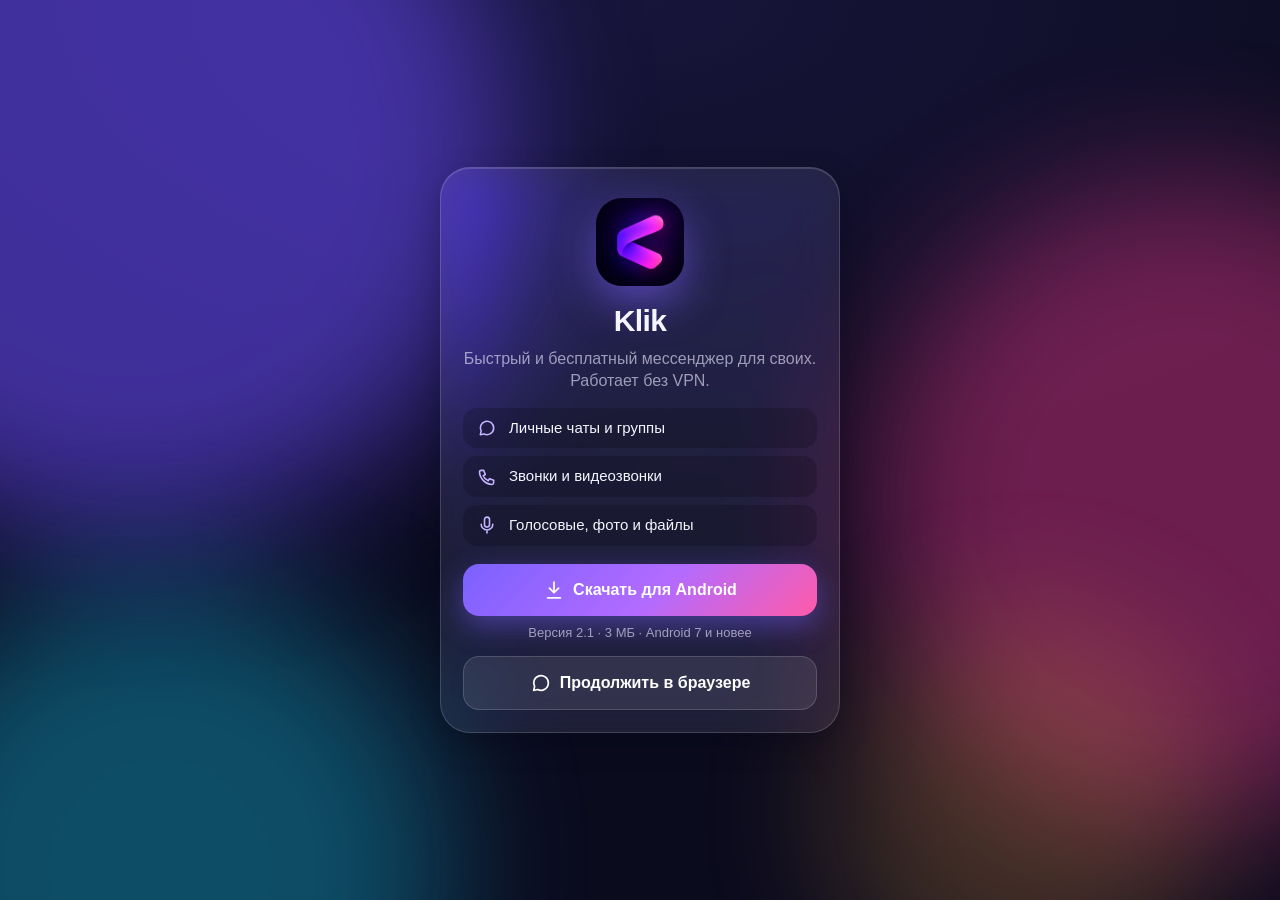
<file: chat/index.html>
<!doctype html>
<html lang="ru">
<head>
<meta charset="utf-8">
<meta name="viewport" content="width=device-width, initial-scale=1, maximum-scale=1, user-scalable=no, viewport-fit=cover, interactive-widget=resizes-content">
<title>Klik</title>
<meta name="theme-color" content="#0b0b1e">
<link rel="manifest" href="manifest.webmanifest">
<link rel="icon" href="icon-192.png">
<link rel="apple-touch-icon" href="icon-180.png">
<meta name="apple-mobile-web-app-capable" content="yes">
<meta name="mobile-web-app-capable" content="yes">
<meta name="apple-mobile-web-app-status-bar-style" content="black-translucent">
<meta name="apple-mobile-web-app-title" content="Klik">
<link rel="stylesheet" href="app.css">
</head>
<body>
<!-- переливающийся фон -->
<div class="bg" aria-hidden="true"><i class="b1"></i><i class="b2"></i><i class="b3"></i><i class="b4"></i></div>

<!-- Начальный экран: веб или приложение -->
<section id="sWelcome" class="screen hidden">
  <div class="auth glass welcome">
    <div class="logo"><img src="icon-192.png" alt=""></div>
    <h1>Klik</h1>
    <p class="muted">Быстрый и бесплатный мессенджер для своих. Работает без VPN.</p>
    <ul class="feats">
      <li><i data-ic="chat"></i>Личные чаты и группы</li>
      <li><i data-ic="phone"></i>Звонки и видеозвонки</li>
      <li><i data-ic="mic"></i>Голосовые, фото и файлы</li>
    </ul>
    <div id="wAndroid">
      <a class="btn" id="wApk" href="kamox-chat.apk" download="Klik.apk" type="application/vnd.android.package-archive"><i data-ic="download"></i>Скачать для Android</a>
      <p class="muted small">Версия 2.1 · 3 МБ · Android 7 и новее</p>
      <div class="tip glass hidden" id="wInApp"><span class="grow">Вы открыли сайт внутри другого приложения — оно может не дать скачать файл. Откройте в Chrome:</span><a class="chip on" id="wChrome" href="#">Открыть</a></div>
      <ol class="steps hidden" id="wSteps">
        <li>Откройте скачанный файл <b>Klik.apk</b> (шторка уведомлений или «Загрузки»)</li>
        <li>Если спросит — разрешите установку из этого источника</li>
        <li>Если появится Play Protect — «Подробнее» → «Всё равно установить»</li>
      </ol>
    </div>
    <p class="muted small hidden" id="wIos"><i data-ic="share"></i> На iPhone: «Поделиться» → «На экран Домой»</p>
    <button class="btn ghost" id="wWeb"><i data-ic="chat"></i>Продолжить в браузере</button>
  </div>
</section>

<!-- Аккаунт заблокирован -->
<section id="sBanned" class="screen hidden">
  <div class="auth glass">
    <div class="logo bannedIc"><i data-ic="block"></i></div>
    <h1>Аккаунт заблокирован</h1>
    <p class="muted">Администратор Klik заблокировал этот аккаунт. Войти в него пока нельзя.</p>
    <button class="btn ghost" id="bannedOk">Понятно</button>
  </div>
</section>

<!-- Вход и регистрация -->
<section id="sAuth" class="screen hidden">
  <div class="auth glass">
    <div class="logo"><img src="icon-192.png" alt=""></div>
    <h1>Klik</h1>
    <p class="muted">Мессенджер для своих</p>
    <div class="seg"><button class="segBtn on" data-mode="login">Вход</button><button class="segBtn" data-mode="register">Регистрация</button><span class="segThumb"></span></div>
    <form id="authForm" novalidate>
      <label><span>Ник</span><input id="aUser" autocomplete="username" autocapitalize="none" spellcheck="false" placeholder="например: ilya_2012" required></label>
      <label class="regOnly"><span>Имя</span><input id="aName" placeholder="как вас показывать" maxlength="40"></label>
      <label><span>Пароль</span><input id="aPass" type="password" autocomplete="current-password" minlength="6" required></label>
      <button class="btn" id="aBtn">Войти</button>
      <p class="err" id="aErr"></p>
    </form>
    <a class="btn ghost hidden" id="apkLink" href="kamox-chat.apk" download="Klik.apk"><i data-ic="download"></i>Скачать приложение для Android</a>
    <p class="muted small hidden" id="iosHint"><i data-ic="share"></i> На iPhone: «Поделиться» → «На экран Домой»</p>
    <button class="linkBtn small muted hidden" id="toWelcome">Скачать приложение · другие способы</button>
  </div>
</section>

<!-- Список чатов -->
<section id="sChats" class="screen hidden">
  <header class="top glass">
    <button class="avatarBtn" id="meBtn" aria-label="Профиль"></button>
    <h2>Чаты</h2>
    <button class="icon hidden" id="localBtn" aria-label="Чат без интернета"><i data-ic="wifi"></i></button>
    <button class="icon" id="newChatBtn" aria-label="Новый чат"><i data-ic="edit"></i></button>
  </header>
  <div class="list" id="chatScroll">
    <div id="notifTip" class="tip glass hidden"><i data-ic="bell"></i><span class="grow">Включите уведомления, чтобы не пропускать сообщения</span><button class="chip on" id="notifGo">Включить</button></div>
    <div id="installTip" class="tip glass hidden"></div>
    <div id="chatList"></div>
    <div id="emptyChats" class="empty hidden"><div class="emptyIc"><i data-ic="chat"></i></div><p>Пока нет чатов</p><span class="muted">Нажмите на карандаш вверху, чтобы найти друга по нику</span></div>
  </div>
</section>

<!-- Новый чат / группа -->
<section id="sNew" class="screen hidden">
  <header class="top glass">
    <button class="icon" data-back aria-label="Назад"><i data-ic="back"></i></button>
    <h2 id="newTitle">Новый чат</h2>
    <button class="icon accent hidden" id="groupNext" aria-label="Создать группу"><i data-ic="check"></i></button>
  </header>
  <div class="pad">
    <label class="search glass"><i data-ic="search"></i><input id="userSearch" placeholder="Поиск по нику" autocapitalize="none" spellcheck="false"></label>
    <button class="rowBtn glass" id="channelMode"><span class="rowIc orange"><i data-ic="megaphone"></i></span><span class="grow">Создать канал</span><i data-ic="next" class="dim"></i></button>
    <button class="rowBtn glass" id="groupMode"><span class="rowIc"><i data-ic="users"></i></span><span class="grow">Создать группу</span><i data-ic="next" class="dim"></i></button>
    <input id="groupTitle" class="field glass hidden" placeholder="Название группы" maxlength="40">
    <div id="picked" class="picked"></div>
  </div>
  <div id="userList" class="list"></div>
</section>

<!-- Переписка -->
<section id="sChat" class="screen hidden">
  <header class="top glass">
    <button class="icon" data-back aria-label="Назад"><i data-ic="back"></i></button>
    <div class="chatHead" id="chatHead"></div>
    <button class="icon" id="chatSearchBtn" aria-label="Поиск по чату"><i data-ic="search"></i></button>
    <button class="icon" id="callAudio" aria-label="Аудиозвонок"><i data-ic="phone"></i></button>
    <button class="icon" id="callVideo" aria-label="Видеозвонок"><i data-ic="video"></i></button>
  </header>
  <div class="searchBar glass hidden" id="searchBar"><i data-ic="search"></i><input id="chatSearch" placeholder="Поиск по сообщениям" autocomplete="off"><button class="icon" id="searchClose" aria-label="Закрыть"><i data-ic="close"></i></button></div>
  <div class="searchResults glass hidden" id="searchResults"></div>
  <div class="pinBar glass hidden" id="pinBar"><span class="pinIc"><i data-ic="pin"></i></span><div class="mid"><b>Закреплённое сообщение</b><span id="pinText"></span></div><button class="icon" id="pinClose" aria-label="Открепить"><i data-ic="close"></i></button></div>
  <div id="msgs" class="msgs"></div>
  <div class="replyBar glass hidden" id="replyBar"><span class="rbIc" id="rbIc"></span><div class="mid"><b id="rbName"></b><span id="rbText"></span></div><button class="icon" id="rbClose" aria-label="Отменить"><i data-ic="close"></i></button></div>
  <div class="subBar glass hidden" id="subBar"><span class="dim small">Вы подписаны на канал</span><button class="chip" id="unsubBtn">Отписаться</button></div>
  <div class="composer" id="composer">
    <button class="icon glass" id="attachBtn" aria-label="Прикрепить"><i data-ic="clip"></i></button>
    <input type="file" id="fileInput" hidden>
    <div class="inputWrap glass"><textarea id="msgInput" rows="1" placeholder="Сообщение"></textarea></div>
    <button class="icon send" id="sendBtn" aria-label="Отправить"><i data-ic="send"></i></button>
    <button class="icon glass" id="noteBtn" aria-label="Кружок"><i data-ic="circle"></i></button>
    <button class="icon glass" id="micBtn" aria-label="Голосовое"><i data-ic="mic"></i></button>
  </div>
  <div class="composer hidden" id="recBar">
    <button class="icon glass" id="recCancel" aria-label="Отмена"><i data-ic="trash"></i></button>
    <div class="inputWrap glass recInfo"><span class="recDot"></span><span id="recTime">0:00</span><span class="wave"><i></i><i></i><i></i><i></i><i></i><i></i><i></i></span></div>
    <button class="icon send" id="recSend" aria-label="Отправить"><i data-ic="send"></i></button>
  </div>
</section>

<!-- Настройки -->
<section id="sProfile" class="screen hidden">
  <header class="top glass">
    <button class="icon" data-back aria-label="Назад"><i data-ic="back"></i></button>
    <h2>Настройки</h2><span class="icon"></span>
  </header>
  <div class="pad center settings">
    <button class="bigAvatar" id="pAvatar"></button>
    <button class="chip" id="pAvatarBtn"><i data-ic="camera"></i>Сменить фото</button>
    <input type="file" id="avatarInput" accept="image/*" hidden>

    <p class="secTitle">Профиль</p>
    <div class="card glass">
      <label class="fieldLabel">Имя<input id="pName" class="field" maxlength="40"></label>
      <p class="muted small" id="pUser"></p>
      <label class="fieldLabel" id="pBioWrap">О себе<input id="pBio" class="field" maxlength="140" placeholder="Пара слов о себе"></label>
      <button class="rowBtn" id="pLink"><span class="rowIc blue"><i data-ic="link"></i></span><span class="grow">Моя ссылка<br><span class="dim small">Отправьте другу — он сразу найдёт вас</span></span><i data-ic="next" class="dim"></i></button>
      <button class="btn" id="pSave">Сохранить</button>
    </div>

    <p class="secTitle">Уведомления и звуки</p>
    <div class="card glass">
      <button class="rowBtn" id="pNotif"><span class="rowIc"><i data-ic="bell"></i></span><span class="grow">Уведомления</span><span class="dim small" id="pNotifState"></span></button>
      <div class="rowBtn"><span class="rowIc teal"><i data-ic="sound"></i></span><span class="grow">Звуки</span><button class="switch" data-set="sound" aria-label="Звуки"></button></div>
      <div class="rowBtn"><span class="rowIc orange"><i data-ic="vibrate"></i></span><span class="grow">Вибрация</span><button class="switch" data-set="vibro" aria-label="Вибрация"></button></div>
      <button class="rowBtn" id="pTestPush"><span class="rowIc blue"><i data-ic="send"></i></span><span class="grow">Проверить уведомление</span><i data-ic="next" class="dim"></i></button>
    </div>

    <p class="secTitle">Оформление</p>
    <div class="card glass">
      <p class="fieldLabel">Цвет</p>
      <div class="themes" id="themes"></div>
      <div class="rowBtn"><span class="rowIc pink"><i data-ic="sparkle"></i></span><span class="grow">Живой фон</span><button class="switch" data-set="anim" aria-label="Живой фон"></button></div>
      <p class="fieldLabel">Размер текста</p>
      <div class="seg mini" id="fontSeg"><button class="segBtn" data-font="s">Мелкий</button><button class="segBtn" data-font="m">Обычный</button><button class="segBtn" data-font="l">Крупный</button></div>
    </div>

    <p class="secTitle">Конфиденциальность</p>
    <div class="card glass">
      <button class="rowBtn" id="pPrivacy"><span class="rowIc teal"><i data-ic="shield"></i></span><span class="grow">Конфиденциальность<br><span class="dim small">Кто может писать, звонить, видеть «в сети»</span></span><i data-ic="next" class="dim"></i></button>
      <button class="rowBtn hidden" id="pAdmin"><span class="rowIc red"><i data-ic="shield"></i></span><span class="grow">Админ-панель<br><span class="dim small">Пользователи, группы, статистика</span></span><i data-ic="next" class="dim"></i></button>
      <button class="rowBtn hidden" id="pLocal"><span class="rowIc orange"><i data-ic="wifi"></i></span><span class="grow">Чат без интернета<br><span class="dim small">Общение рядом через Wi-Fi или точку доступа</span></span><i data-ic="next" class="dim"></i></button>
      <button class="rowBtn" id="pDevices"><span class="rowIc blue"><i data-ic="devices"></i></span><span class="grow">Устройства<br><span class="dim small">Вход на другом устройстве, завершение сеансов</span></span><i data-ic="next" class="dim"></i></button>
    </div>

    <p class="secTitle">Аккаунт</p>
    <div class="card glass">
      <button class="rowBtn" id="pPass"><span class="rowIc violet"><i data-ic="lock"></i></span><span class="grow">Сменить пароль</span><i data-ic="next" class="dim"></i></button>
      <div class="passBox hidden" id="passBox">
        <input id="newPass" class="field" type="password" placeholder="Новый пароль (от 6 символов)" autocomplete="new-password">
        <button class="btn" id="passSave">Сменить</button>
      </div>
      <button class="rowBtn danger" id="pLogout"><span class="rowIc red"><i data-ic="logout"></i></span><span class="grow">Выйти</span></button>
    </div>
    <p class="muted small">Klik · версия <span id="appVer"></span></p>
  </div>
</section>

<!-- Профиль собеседника -->
<section id="sUser" class="screen hidden">
  <header class="top glass">
    <button class="icon" data-back aria-label="Назад"><i data-ic="back"></i></button>
    <h2>Профиль</h2><span class="icon"></span>
  </header>
  <div class="pad center settings">
    <div class="bigAvatar" id="uAvatar"></div>
    <div class="uHead"><h3 id="uName"></h3><p class="muted" id="uSeen"></p></div>
    <div class="uActions">
      <button class="uAct glass" id="uMsg"><i data-ic="chat"></i><span>Написать</span></button>
      <button class="uAct glass" id="uCall"><i data-ic="phone"></i><span>Звонок</span></button>
      <button class="uAct glass" id="uVideo"><i data-ic="video"></i><span>Видео</span></button>
    </div>
    <div class="card glass">
      <div class="infoRow"><span class="dim small">Ник</span><span id="uUser"></span></div>
      <div class="infoRow hidden" id="uBioRow"><span class="dim small">О себе</span><span id="uBio"></span></div>
    </div>
    <div class="card glass">
      <button class="rowBtn" id="uContact"><span class="rowIc teal"><i data-ic="userAdd"></i></span><span class="grow" id="uContactT">Добавить в контакты</span></button>
      <button class="rowBtn" id="uLink"><span class="rowIc blue"><i data-ic="link"></i></span><span class="grow">Скопировать ссылку на профиль</span></button>
      <button class="rowBtn danger" id="uBlock"><span class="rowIc red"><i data-ic="block"></i></span><span class="grow" id="uBlockT">Заблокировать</span></button>
    </div>
  </div>
</section>

<!-- Конфиденциальность -->
<section id="sPrivacy" class="screen hidden">
  <header class="top glass">
    <button class="icon" data-back aria-label="Назад"><i data-ic="back"></i></button>
    <h2>Конфиденциальность</h2><span class="icon"></span>
  </header>
  <div class="pad center settings">
    <p class="tip glass hidden" id="privOld">Эти настройки заработают после обновления базы данных (шаг 3).</p>
    <p class="secTitle">Кто может мне писать</p>
    <div class="card glass">
      <div class="seg mini" data-priv="allow_messages"><button class="segBtn" data-v="everyone">Все</button><button class="segBtn" data-v="contacts">Контакты</button><button class="segBtn" data-v="nobody">Никто</button></div>
      <p class="dim small cardNote">Тем, кому вы написали сами, ответить можно всегда.</p>
    </div>
    <p class="secTitle">Кто может мне звонить</p>
    <div class="card glass">
      <div class="seg mini" data-priv="allow_calls"><button class="segBtn" data-v="everyone">Все</button><button class="segBtn" data-v="contacts">Контакты</button><button class="segBtn" data-v="nobody">Никто</button></div>
    </div>
    <p class="secTitle">Кто может добавлять в группы</p>
    <div class="card glass">
      <div class="seg mini" data-priv="allow_groups"><button class="segBtn" data-v="everyone">Все</button><button class="segBtn" data-v="contacts">Контакты</button><button class="segBtn" data-v="nobody">Никто</button></div>
    </div>
    <p class="secTitle">Видимость</p>
    <div class="card glass">
      <div class="rowBtn"><span class="rowIc teal"><i data-ic="eye"></i></span><span class="grow">Показывать, когда я в сети<br><span class="dim small">Если выключить — у вас будет «был(а) недавно»</span></span><button class="switch" data-priv-sw="show_last_seen" aria-label="Показывать время в сети"></button></div>
      <div class="rowBtn"><span class="rowIc blue"><i data-ic="search"></i></span><span class="grow">Искать меня по началу ника<br><span class="dim small">Если выключить — найдут только по нику целиком</span></span><button class="switch" data-priv-sw="searchable" aria-label="Поиск по началу ника"></button></div>
    </div>
    <p class="secTitle">Чёрный список</p>
    <div class="card glass" id="blockList"></div>
  </div>
</section>

<!-- Устройства -->
<section id="sDevices" class="screen hidden">
  <header class="top glass">
    <button class="icon" data-back aria-label="Назад"><i data-ic="back"></i></button>
    <h2>Устройства</h2><span class="icon"></span>
  </header>
  <div class="pad center settings">
    <div class="card glass">
      <button class="btn" id="devAdd"><i data-ic="qr"></i>Добавить устройство</button>
      <div class="qrBox hidden" id="devQrBox">
        <div class="qr" id="devQr"></div>
        <p class="small muted">Наведите камеру другого телефона на этот код — откроется Klik с уже вписанным ником. Останется ввести пароль.</p>
        <p class="small dim devLink" id="devLink"></p>
        <button class="chip" id="devCopy"><i data-ic="link"></i>Скопировать ссылку</button>
      </div>
    </div>
    <p class="secTitle">Это устройство</p>
    <div class="card glass" id="devThis"></div>
    <p class="secTitle">Другие устройства</p>
    <div class="card glass" id="devOthers"></div>
    <button class="btn ghost dangerBtn" id="devKill"><i data-ic="logout"></i>Завершить все другие сеансы</button>
  </div>
</section>

<!-- Админ-панель -->
<section id="sAdmin" class="screen hidden">
  <header class="top glass">
    <button class="icon" data-back aria-label="Назад"><i data-ic="back"></i></button>
    <h2>Админ-панель</h2>
    <button class="icon" id="admReload" aria-label="Обновить"><i data-ic="refresh"></i></button>
  </header>
  <div class="list admin">
    <div class="admLoad glass" id="admLoad"></div>
    <div class="admStats" id="admStats"></div>
    <div class="seg mini" id="admTabs"><button class="segBtn on" data-tab="users">Пользователи</button><button class="segBtn" data-tab="groups">Группы</button></div>
    <label class="search glass"><i data-ic="search"></i><input id="admSearch" placeholder="Поиск по нику, имени, названию" autocapitalize="none" spellcheck="false"></label>
    <p class="dim small cardNote">Тексты сообщений, фото и файлы здесь не показываются — только служебные сведения.</p>
    <div id="admList"></div>
  </div>
</section>

<!-- Звонок -->
<section id="sCall" class="call hidden">
  <video id="remoteVideo" autoplay playsinline muted></video>
  <canvas id="remoteCanvas"></canvas>
  <video id="localVideo" autoplay playsinline muted></video>
  <audio id="remoteAudio" autoplay playsinline></audio>
  <div class="callInfo">
    <div class="ring"><div class="bigAvatar" id="callAvatar"></div></div>
    <h2 id="callName"></h2>
    <p id="callState" class="muted"></p>
  </div>
  <div class="callBtns">
    <button class="round glass" id="callMute" aria-label="Микрофон"><i data-ic="mic"></i></button>
    <button class="round glass" id="callCam" aria-label="Камера"><i data-ic="video"></i></button>
    <button class="round glass" id="callFlip" aria-label="Сменить камеру"><i data-ic="flip"></i></button>
    <button class="round accept hidden" id="callAccept" aria-label="Принять"><i data-ic="phone"></i></button>
    <button class="round hang" id="callHang" aria-label="Завершить"><i data-ic="hangup"></i></button>
  </div>
</section>

<!-- Запись кружка -->
<div id="noteRec" class="noteRec hidden">
  <div class="noteWrap" id="noteWrap"><video id="notePrev" autoplay playsinline muted></video>
    <svg class="noteRing" viewBox="0 0 100 100"><circle id="noteRing" cx="50" cy="50" r="48"/></svg></div>
  <p class="noteTime"><span class="recDot"></span><span id="noteTime">0:00</span></p>
  <div class="noteBtns">
    <button class="round glass" id="noteCancel" aria-label="Отменить"><i data-ic="trash"></i></button>
    <button class="round glass" id="noteFlip" aria-label="Сменить камеру"><i data-ic="flip"></i></button>
    <button class="round sendRound" id="noteSend" aria-label="Отправить"><i data-ic="send"></i></button>
  </div>
</div>

<!-- Меню чата в списке -->
<div class="sheetBg hidden" id="chatMenu"><div class="sheet glass"><div class="sheetHead"><b id="chatMenuTitle"></b></div><div id="chatMenuList"></div></div></div>
<!-- Меню сообщения -->
<div class="sheetBg hidden" id="msgMenu"><div class="sheet glass"><div class="menuReacts" id="menuReacts"></div><div id="menuList"></div></div></div>
<!-- Переслать -->
<div class="sheetBg hidden" id="fwdSheet"><div class="sheet glass tall"><div class="sheetHead"><b>Переслать в…</b><button class="icon" id="fwdClose" aria-label="Закрыть"><i data-ic="close"></i></button></div>
  <div class="list" id="fwdList"></div>
  <div class="rowBtn fwdOpt"><span class="grow">Скрыть имя отправителя<br><span class="dim small">Сообщение придёт как будто от вас, без «Переслано от»</span></span><button class="switch" id="fwdHide" aria-label="Скрыть имя отправителя"></button></div>
  <button class="btn" id="fwdSend" disabled>Переслать</button></div></div>
<!-- Новый канал -->
<div class="sheetBg hidden" id="channelSheet"><div class="sheet glass"><div class="sheetHead"><b>Новый канал</b><button class="icon" id="chClose" aria-label="Закрыть"><i data-ic="close"></i></button></div>
  <p class="dim small cardNote">В канале пишете только вы, остальные читают и ставят реакции. Подписаться можно по ссылке или через поиск.</p>
  <input class="field" id="chTitle" maxlength="60" placeholder="Название канала">
  <label class="field handleField">kamox123.github.io/chat#+<input id="chHandle" maxlength="32" placeholder="ssylka_kanala" autocapitalize="none" spellcheck="false"></label>
  <textarea class="field" id="chAbout" rows="2" maxlength="300" placeholder="Описание (необязательно)"></textarea>
  <p class="err" id="chErr"></p>
  <button class="btn" id="chCreate">Создать канал</button></div></div>
<!-- Карточка канала -->
<div class="sheetBg hidden" id="chPreview"><div class="sheet glass center">
  <button class="icon sheetX" id="cpClose" aria-label="Закрыть"><i data-ic="close"></i></button>
  <div class="bigAvatar" id="cpAvatar"></div><h3 id="cpTitle"></h3><p class="muted small" id="cpHandle"></p><p id="cpAbout" class="cpAbout"></p>
  <button class="btn" id="cpJoin">Подписаться</button><button class="chip" id="cpLink"><i data-ic="link"></i>Скопировать ссылку</button></div></div>

<div id="viewer" class="viewer hidden"><img id="viewerImg" alt=""></div>
<div id="toast" class="toast glass hidden"></div>
<div id="netBar" class="netBar glass hidden"><span class="spin"></span><span id="netText">Нет связи с сервером. Переподключаюсь…</span><button class="chip on hidden" id="netLocal">Чат без интернета</button></div>

<script src="supabase.js"></script>
<script src="app.js"></script>
</body>
</html>
</file>
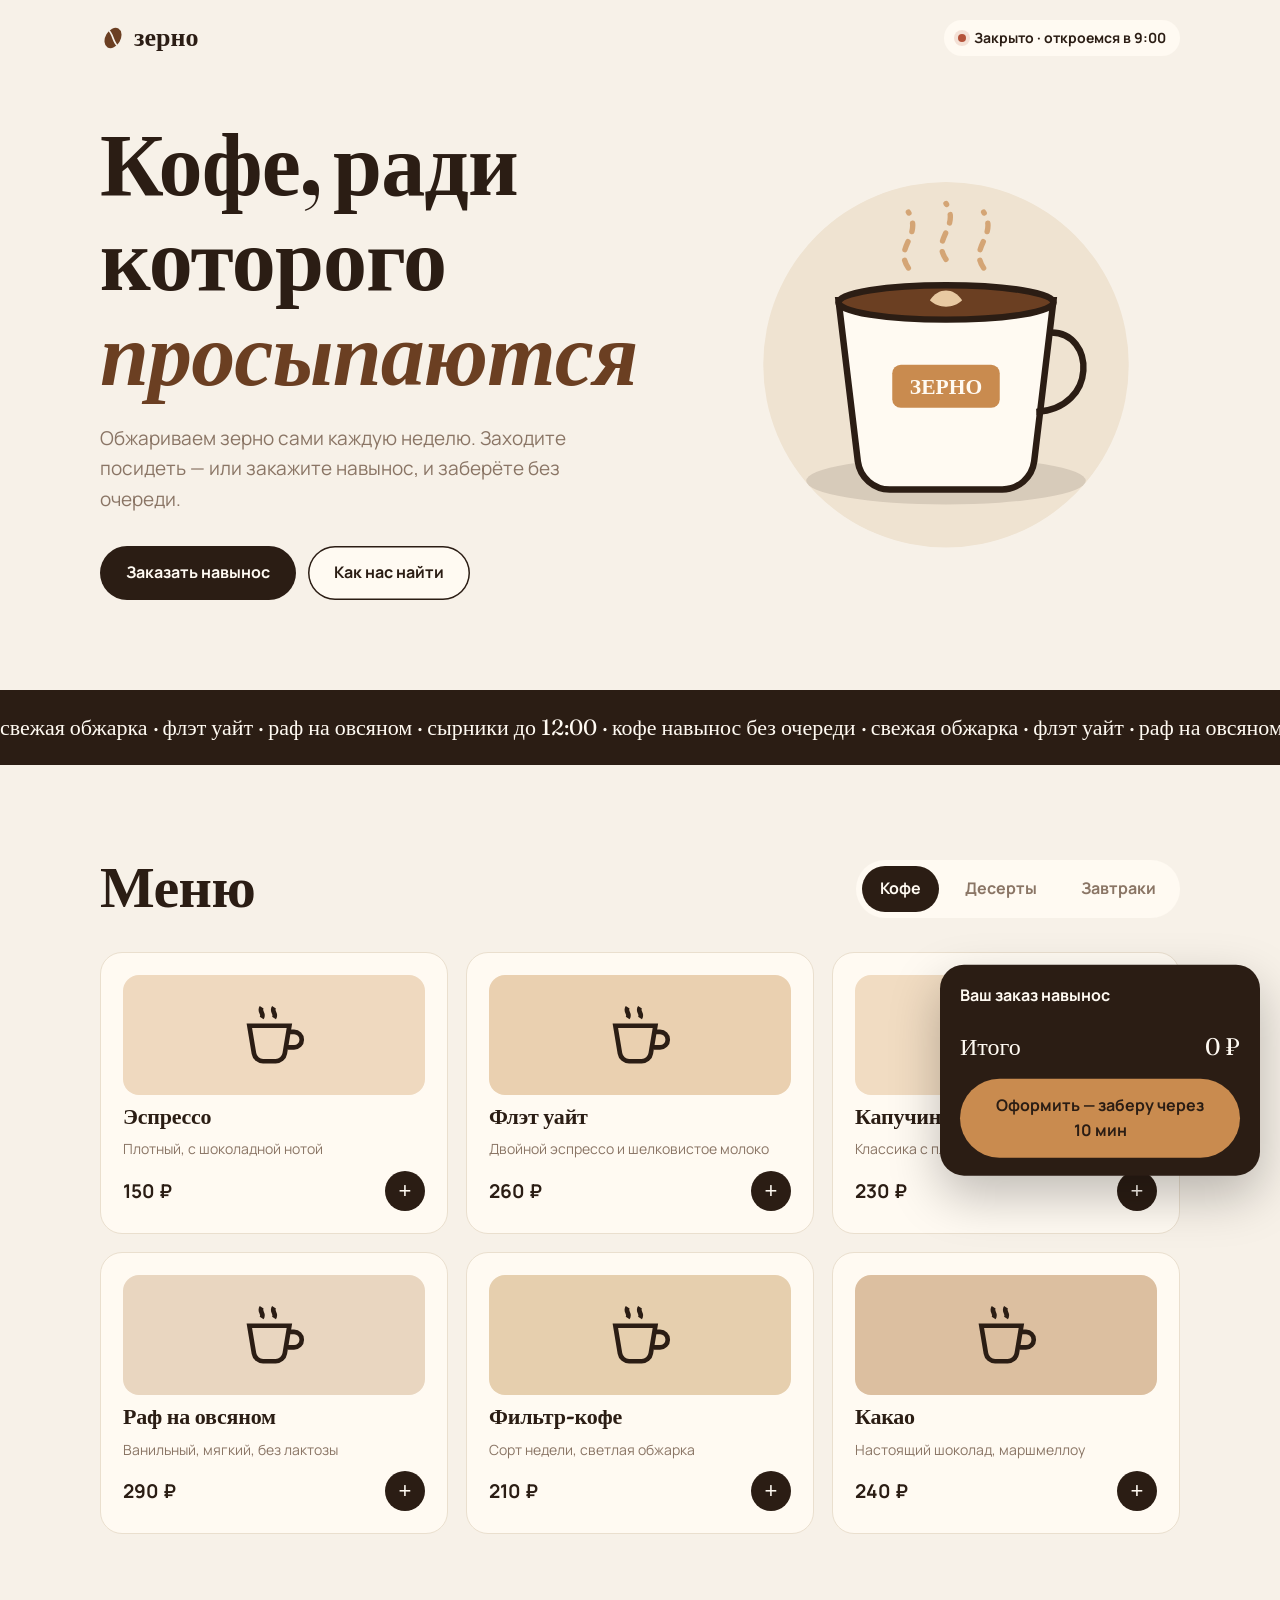
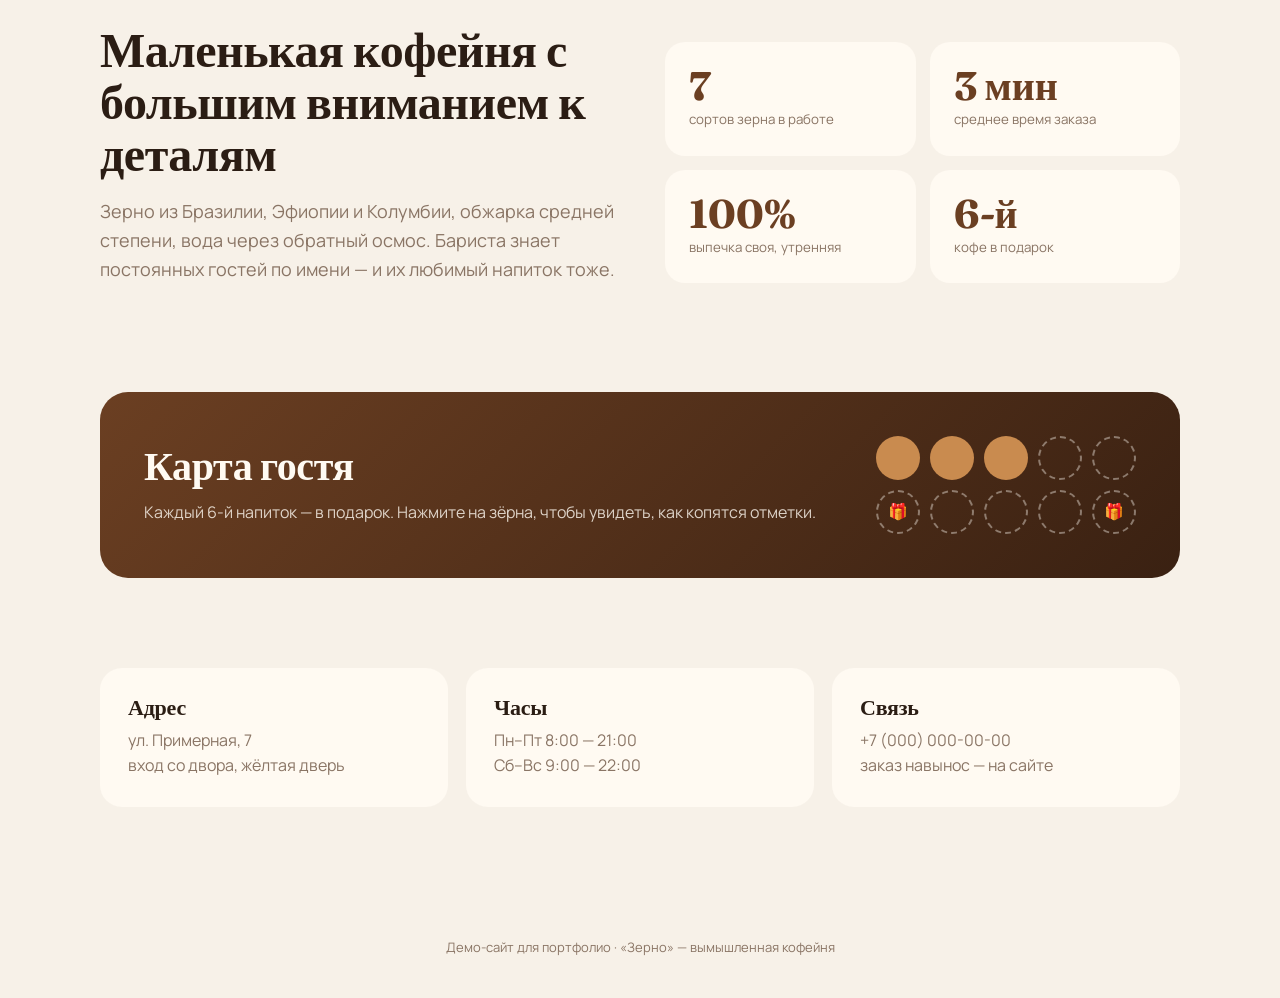
<file: coffee/index.html>
<!doctype html>
<html lang="ru">
<head>
<meta charset="utf-8">
<meta name="viewport" content="width=device-width, initial-scale=1">
<title>Кофейня «Зерно» — демо-сайт</title>
<meta name="description" content="Демо-сайт кофейни: меню, заказ навынос, часы работы.">
<link rel="preconnect" href="https://fonts.googleapis.com">
<link rel="preconnect" href="https://fonts.gstatic.com" crossorigin>
<link href="https://fonts.googleapis.com/css2?family=Fraunces:opsz,wght@9..144,600;9..144,800&family=Manrope:wght@400;500;700&display=swap" rel="stylesheet">
<style>
  :root { --bg:#f7f1e8; --paper:#fffaf2; --ink:#2b1d14; --muted:#8a7565; --coffee:#6b3f22; --crema:#c98b4f; --line:#eadfce; --green:#3f7a4f; }
  * { box-sizing:border-box; }
  html { scroll-behavior:smooth; }
  body { margin:0; background:var(--bg); color:var(--ink); font:16px/1.6 Manrope,system-ui,sans-serif; }
  .wrap { max-width:1120px; margin:0 auto; padding:0 20px; }
  h1,h2,h3 { font-family:Fraunces,Georgia,serif; margin:0; line-height:1.08; letter-spacing:-.01em; }
  .btn { display:inline-flex; align-items:center; gap:8px; padding:14px 26px; border-radius:999px; font-weight:700; text-decoration:none; border:0; cursor:pointer; font:inherit; font-weight:700; transition:.25s; }
  .btn.dark { background:var(--ink); color:var(--paper); }
  .btn.dark:hover { background:var(--coffee); }
  .btn.light { background:var(--paper); color:var(--ink); box-shadow:inset 0 0 0 1.5px var(--ink); }

  header { display:flex; align-items:center; justify-content:space-between; height:76px; }
  .logo { font-family:Fraunces,serif; font-size:26px; font-weight:800; text-decoration:none; color:var(--ink); display:flex; align-items:center; gap:8px; }
  .open { display:inline-flex; align-items:center; gap:8px; font-size:14px; font-weight:700; padding:7px 14px; border-radius:999px; background:var(--paper); }
  .open i { width:8px; height:8px; border-radius:50%; background:var(--green); box-shadow:0 0 0 4px rgba(63,122,79,.15); }
  .open.closed i { background:#b4533a; box-shadow:0 0 0 4px rgba(180,83,58,.15); }

  .hero { display:grid; grid-template-columns:1.1fr .9fr; gap:40px; align-items:center; padding:40px 0 90px; }
  .hero h1 { font-size:clamp(48px,7vw,88px); }
  .hero h1 em { font-style:italic; color:var(--coffee); }
  .hero p { font-size:19px; color:var(--muted); max-width:470px; margin:22px 0 32px; }
  .hero .actions { display:flex; gap:12px; flex-wrap:wrap; }
  .cup { position:relative; aspect-ratio:1; max-width:430px; justify-self:center; width:100%; }
  .cup svg { width:100%; height:100%; }
  .steam path { stroke-dasharray:8 10; animation:steam 3s linear infinite; }
  @keyframes steam { to { stroke-dashoffset:-36; } }

  .strip { background:var(--ink); color:var(--paper); padding:20px 0; overflow:hidden; white-space:nowrap; font-family:Fraunces,serif; font-size:22px; }
  .strip span { display:inline-block; animation:marquee 26s linear infinite; }
  @keyframes marquee { to { transform:translateX(-50%); } }

  section { padding:90px 0; }
  .head { display:flex; justify-content:space-between; align-items:end; gap:20px; margin-bottom:34px; flex-wrap:wrap; }
  .head h2 { font-size:clamp(36px,5vw,58px); }
  .tabs { display:flex; gap:8px; background:var(--paper); padding:6px; border-radius:999px; }
  .tabs button { border:0; background:none; padding:10px 18px; border-radius:999px; font:inherit; font-weight:700; color:var(--muted); cursor:pointer; }
  .tabs button.on { background:var(--ink); color:var(--paper); }

  .menu { display:grid; grid-template-columns:repeat(3,1fr); gap:18px; }
  .item { background:var(--paper); border-radius:22px; padding:22px; display:flex; flex-direction:column; gap:10px; border:1px solid var(--line); transition:.25s; animation:rise .4s; }
  .item:hover { transform:translateY(-4px); box-shadow:0 16px 30px rgba(43,29,20,.08); }
  @keyframes rise { from { opacity:0; transform:translateY(10px); } }
  .pic { height:120px; border-radius:16px; display:grid; place-items:center; }
  .pic svg { width:74px; height:74px; }
  .item h3 { font-size:22px; }
  .item p { margin:0; color:var(--muted); font-size:14px; flex:1; }
  .row { display:flex; justify-content:space-between; align-items:center; }
  .row b { font-size:19px; }
  .add { width:40px; height:40px; border-radius:50%; border:0; background:var(--ink); color:var(--paper); font-size:22px; cursor:pointer; transition:.2s; }
  .add:hover { background:var(--crema); transform:rotate(90deg); }

  .cart { position:fixed; right:20px; bottom:20px; background:var(--ink); color:var(--paper); border-radius:24px; padding:18px 20px; width:320px; box-shadow:0 20px 50px rgba(0,0,0,.25); transform:translateY(140%); transition:.4s cubic-bezier(.2,.8,.2,1); z-index:10; }
  .cart.show { transform:none; }
  .cart ul { list-style:none; margin:10px 0; padding:0; max-height:170px; overflow:auto; font-size:14px; }
  .cart li { display:flex; justify-content:space-between; padding:5px 0; border-bottom:1px solid rgba(255,255,255,.1); }
  .cart .sum { display:flex; justify-content:space-between; font-family:Fraunces,serif; font-size:24px; margin:8px 0 12px; }
  .cart .btn { width:100%; justify-content:center; background:var(--crema); color:var(--ink); }

  .about { display:grid; grid-template-columns:1fr 1fr; gap:50px; align-items:center; }
  .about p { font-size:18px; color:var(--muted); }
  .facts { display:grid; grid-template-columns:1fr 1fr; gap:14px; }
  .fact { background:var(--paper); border-radius:20px; padding:24px; }
  .fact b { font-family:Fraunces,serif; font-size:40px; color:var(--coffee); display:block; line-height:1; }
  .fact small { color:var(--muted); }

  .card { background:linear-gradient(135deg,var(--coffee),#3a2112); color:var(--paper); border-radius:28px; padding:44px; display:grid; grid-template-columns:1fr auto; gap:30px; align-items:center; }
  .card h2 { font-size:40px; }
  .card p { opacity:.8; margin:12px 0 0; }
  .beans { display:grid; grid-template-columns:repeat(5,44px); gap:10px; }
  .bean { width:44px; height:44px; border-radius:50%; border:2px dashed rgba(255,250,242,.4); display:grid; place-items:center; }
  .bean.on { background:var(--crema); border:0; }

  .visit { display:grid; grid-template-columns:repeat(3,1fr); gap:18px; }
  .visit div { background:var(--paper); border-radius:22px; padding:28px; }
  .visit h3 { font-size:22px; margin-bottom:8px; }
  .visit p { margin:0; color:var(--muted); }
  footer { padding:40px 0; text-align:center; color:var(--muted); font-size:13px; }
  @media (max-width:820px) {
    .hero, .about, .card { grid-template-columns:1fr; }
    .menu, .visit { grid-template-columns:1fr; }
    .cup { max-width:280px; }
    .cart { left:12px; right:12px; width:auto; }
    .beans { grid-template-columns:repeat(5,1fr); }
  }
  @media (prefers-reduced-motion:reduce) { *,*::before,*::after { animation:none !important; } }
</style>
</head>
<body>
<div class="wrap">
  <header>
    <a class="logo" href="#"><svg width="26" height="26" viewBox="0 0 24 24"><ellipse cx="12" cy="12" rx="7" ry="10" fill="#6b3f22" transform="rotate(30 12 12)"/><path d="M8 5c4 3 4 11 8 14" stroke="#f7f1e8" stroke-width="1.6" fill="none"/></svg>зерно</a>
    <span class="open" id="open"><i></i><span>Открыто</span></span>
  </header>

  <div class="hero">
    <div>
      <h1>Кофе, ради которого <em>просыпаются</em></h1>
      <p>Обжариваем зерно сами каждую неделю. Заходите посидеть — или закажите навынос, и заберёте без очереди.</p>
      <div class="actions"><a class="btn dark" href="#menu">Заказать навынос</a><a class="btn light" href="#visit">Как нас найти</a></div>
    </div>
    <div class="cup">
      <svg viewBox="0 0 400 400">
        <circle cx="200" cy="210" r="170" fill="#efe3d1"/>
        <g class="steam" stroke="#c98b4f" stroke-width="5" fill="none" stroke-linecap="round" opacity=".7">
          <path d="M165 120c-14-20 14-30 0-52"/><path d="M200 112c-14-20 14-30 0-52"/><path d="M235 120c-14-20 14-30 0-52"/>
        </g>
        <ellipse cx="200" cy="318" rx="130" ry="22" fill="#2b1d14" opacity=".12"/>
        <path d="M100 150h200l-18 150a30 30 0 0 1-30 26H148a30 30 0 0 1-30-26z" fill="#fffaf2" stroke="#2b1d14" stroke-width="6"/>
        <path d="M298 180c40 0 44 70 -14 74" fill="none" stroke="#2b1d14" stroke-width="6"/>
        <ellipse cx="200" cy="152" rx="100" ry="16" fill="#6b3f22" stroke="#2b1d14" stroke-width="6"/>
        <path d="M185 150c8-12 22-12 30 0-8 8-22 8-30 0z" fill="#e8c9a2"/>
        <rect x="150" y="210" width="100" height="40" rx="8" fill="#c98b4f"/>
        <text x="200" y="237" text-anchor="middle" font-family="Fraunces, serif" font-size="20" font-weight="800" fill="#fffaf2">ЗЕРНО</text>
      </svg>
    </div>
  </div>
</div>

<div class="strip"><span>свежая обжарка · флэт уайт · раф на овсяном · сырники до 12:00 · кофе навынос без очереди · свежая обжарка · флэт уайт · раф на овсяном · сырники до 12:00 · кофе навынос без очереди · </span></div>

<section id="menu">
  <div class="wrap">
    <div class="head"><h2>Меню</h2><div class="tabs" id="tabs"></div></div>
    <div class="menu" id="menuList"></div>
  </div>
</section>

<section style="padding-top:0">
  <div class="wrap about">
    <div>
      <h2 style="font-size:48px">Маленькая кофейня с большим вниманием к деталям</h2>
      <p>Зерно из Бразилии, Эфиопии и Колумбии, обжарка средней степени, вода через обратный осмос. Бариста знает постоянных гостей по имени — и их любимый напиток тоже.</p>
    </div>
    <div class="facts">
      <div class="fact"><b>7</b><small>сортов зерна в работе</small></div>
      <div class="fact"><b>3 мин</b><small>среднее время заказа</small></div>
      <div class="fact"><b>100%</b><small>выпечка своя, утренняя</small></div>
      <div class="fact"><b>6-й</b><small>кофе в подарок</small></div>
    </div>
  </div>
</section>

<section style="padding-top:0">
  <div class="wrap">
    <div class="card">
      <div><h2>Карта гостя</h2><p>Каждый 6-й напиток — в подарок. Нажмите на зёрна, чтобы увидеть, как копятся отметки.</p></div>
      <div class="beans" id="beans"></div>
    </div>
  </div>
</section>

<section id="visit" style="padding-top:0">
  <div class="wrap visit">
    <div><h3>Адрес</h3><p>ул. Примерная, 7<br>вход со двора, жёлтая дверь</p></div>
    <div><h3>Часы</h3><p>Пн–Пт 8:00 — 21:00<br>Сб–Вс 9:00 — 22:00</p></div>
    <div><h3>Связь</h3><p>+7 (000) 000-00-00<br>заказ навынос — на сайте</p></div>
  </div>
</section>

<footer>Демо-сайт для портфолио · «Зерно» — вымышленная кофейня</footer>

<div class="cart" id="cart">
  <b>Ваш заказ навынос</b>
  <ul id="cartList"></ul>
  <div class="sum"><span>Итого</span><span id="cartSum">0 ₽</span></div>
  <button class="btn" id="checkout">Оформить — заберу через 10 мин</button>
</div>

<script>
const ICON = {
  cup:'<svg viewBox="0 0 24 24" fill="none" stroke="#2b1d14" stroke-width="1.5"><path d="M4 9h13l-1.5 9a3 3 0 0 1-3 2.5h-4a3 3 0 0 1-3-2.5z"/><path d="M17 11h1.5a2.5 2.5 0 0 1 0 5H16.5"/><path d="M8 3c-1 1.5 1 2 0 3.5M12 3c-1 1.5 1 2 0 3.5"/></svg>',
  cake:'<svg viewBox="0 0 24 24" fill="none" stroke="#2b1d14" stroke-width="1.5"><path d="M4 20h16v-7H4z"/><path d="M4 16c2 1.5 4 1.5 6 0s4-1.5 6 0 3 1.5 4 .5"/><path d="M12 13V9M12 7a1 1 0 1 0 0-2"/></svg>',
  egg:'<svg viewBox="0 0 24 24" fill="none" stroke="#2b1d14" stroke-width="1.5"><ellipse cx="12" cy="13" rx="8" ry="6"/><circle cx="12" cy="13" r="2.6" fill="#c98b4f"/></svg>',
};
const MENU = {
  'Кофе': [
    ['Эспрессо','Плотный, с шоколадной нотой',150,'cup','#efd9bf'],['Флэт уайт','Двойной эспрессо и шелковистое молоко',260,'cup','#ead0b0'],
    ['Капучино','Классика с плотной пенкой',230,'cup','#f1dcc2'],['Раф на овсяном','Ванильный, мягкий, без лактозы',290,'cup','#e9d6c0'],
    ['Фильтр-кофе','Сорт недели, светлая обжарка',210,'cup','#e6cfae'],['Какао','Настоящий шоколад, маршмеллоу',240,'cup','#dcbfa0'],
  ],
  'Десерты': [
    ['Чизкейк','Нью-Йорк, ягодный соус',320,'cake','#f3d9d9'],['Круассан','Сливочное масло, утренняя выпечка',190,'cake','#f5e2c1'],
    ['Морковный торт','Крем-чиз и грецкий орех',290,'cake','#f3dcc4'],
  ],
  'Завтраки': [
    ['Сырники','Сметана и ягоды, до 12:00',340,'egg','#f6e6c8'],['Омлет','С сыром и зеленью',310,'egg','#f2e7c9'],
    ['Гранола','Йогурт, мёд, сезонные фрукты',280,'egg','#e8ecd2'],
  ],
};
const rub = n => n.toLocaleString('ru-RU') + ' ₽';
const $ = s => document.querySelector(s);
let tab = 'Кофе';
const cart = new Map();

function renderTabs() {
  $('#tabs').innerHTML = Object.keys(MENU).map(k => `<button class="${k === tab ? 'on' : ''}">${k}</button>`).join('');
  $('#tabs').querySelectorAll('button').forEach(b => b.onclick = () => { tab = b.textContent; renderTabs(); renderMenu(); });
}
function renderMenu() {
  $('#menuList').innerHTML = MENU[tab].map(([name, desc, price, ic, bg]) => `
    <div class="item"><div class="pic" style="background:${bg}">${ICON[ic]}</div>
      <h3>${name}</h3><p>${desc}</p>
      <div class="row"><b>${rub(price)}</b><button class="add" data-name="${name}" data-price="${price}" aria-label="Добавить">+</button></div></div>`).join('');
  $('#menuList').querySelectorAll('.add').forEach(b => b.onclick = () => {
    const c = cart.get(b.dataset.name) || { n:0, price:+b.dataset.price };
    c.n++; cart.set(b.dataset.name, c); renderCart();
  });
}
function renderCart() {
  const items = [...cart.entries()];
  $('#cartList').innerHTML = items.map(([name, c]) => `<li><span>${name} × ${c.n}</span><span>${rub(c.n * c.price)}</span></li>`).join('');
  $('#cartSum').textContent = rub(items.reduce((s, [, c]) => s + c.n * c.price, 0));
  $('#cart').classList.toggle('show', items.length > 0);
}
$('#checkout').onclick = () => { alert('Заказ принят! Это демо — на настоящем сайте заказ придёт бариста в Telegram.'); cart.clear(); renderCart(); };

// Карта гостя: отметки копятся по нажатию
let stamps = 3;
function renderBeans() {
  $('#beans').innerHTML = Array.from({ length:10 }, (_, i) => `<div class="bean ${i < stamps ? 'on' : ''}">${i === 5 || i === 9 ? '🎁' : ''}</div>`).join('');
  $('#beans').querySelectorAll('.bean').forEach((b, i) => b.onclick = () => { stamps = i + 1; renderBeans(); });
}

// «Открыто / закрыто» по часам работы
function renderOpen() {
  const d = new Date(), h = d.getHours() + d.getMinutes() / 60, wk = d.getDay() === 0 || d.getDay() === 6;
  const open = wk ? h >= 9 && h < 22 : h >= 8 && h < 21;
  $('#open').classList.toggle('closed', !open);
  $('#open span').textContent = open ? `Открыто до ${wk ? '22:00' : '21:00'}` : `Закрыто · откроемся в ${wk ? '9:00' : '8:00'}`;
}
renderTabs(); renderMenu(); renderBeans(); renderOpen();
</script>
</body>
</html>
</file>
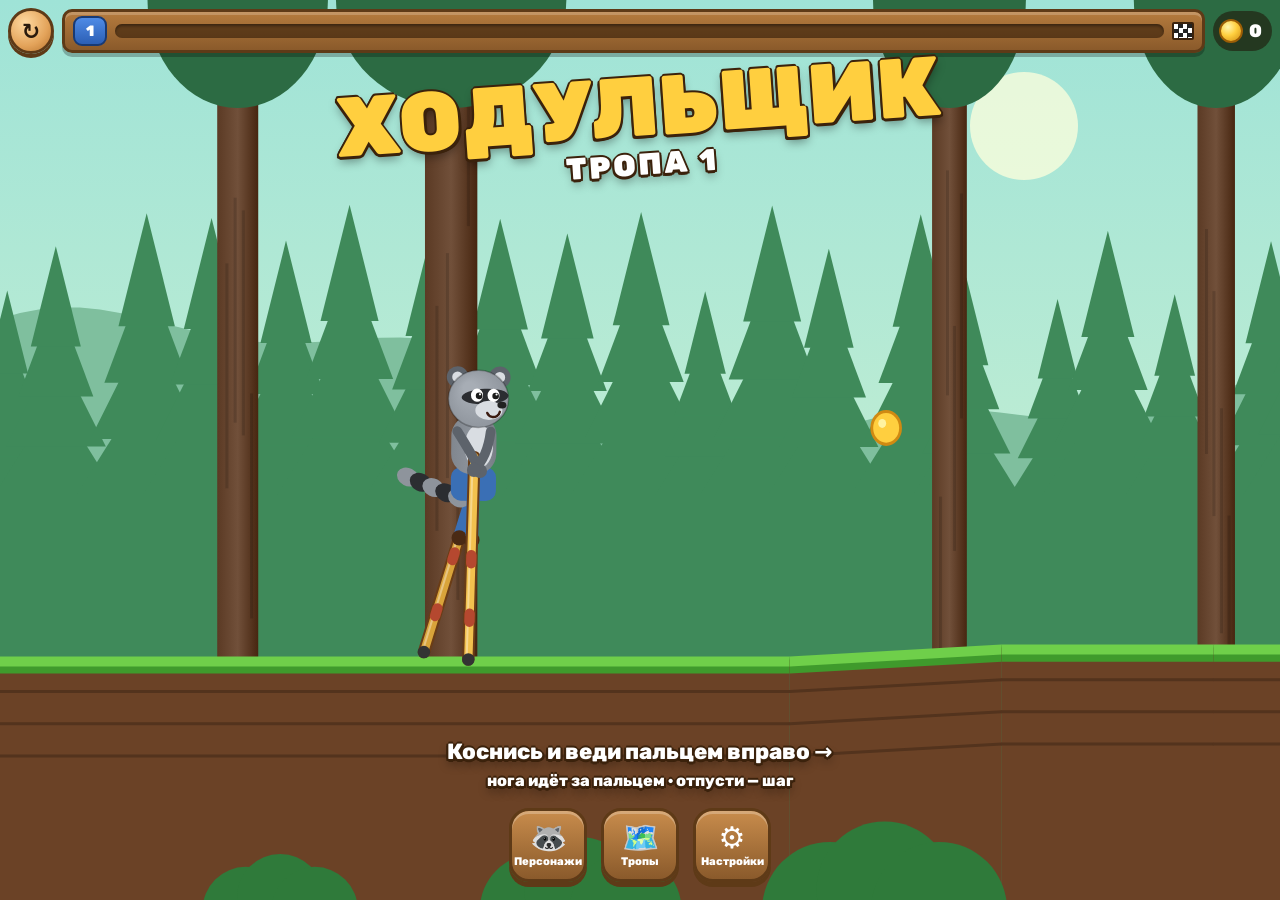
<file: hodulki/index.html>
<!doctype html>
<html lang="ru">
<head>
<meta charset="utf-8">
<meta name="viewport" content="width=device-width, initial-scale=1, maximum-scale=1, user-scalable=no, viewport-fit=cover">
<meta name="theme-color" content="#1f3b2c">
<meta name="apple-mobile-web-app-capable" content="yes">
<meta name="apple-mobile-web-app-status-bar-style" content="black-translucent">
<title>Ходульщик</title>
<link rel="preconnect" href="https://fonts.googleapis.com">
<link href="https://fonts.googleapis.com/css2?family=Rubik:wght@600;800;900&display=swap" rel="stylesheet">
<style>
  :root { --wood: #8a5a2b; --wood-d: #5e3a17; --wood-l: #b57b3e; --gold: #ffcf3f; --green: #3fae49; --ink: #2a1a0c; }
  * { box-sizing: border-box; -webkit-tap-highlight-color: transparent; user-select: none; -webkit-user-select: none; -webkit-touch-callout: none; }
  html, body { margin: 0; height: 100%; overflow: hidden; background: #1f3b2c; font-family: 'Rubik', 'Segoe UI', system-ui, sans-serif; color: #fff; touch-action: none; }
  canvas#cv { display: block; position: fixed; inset: 0; width: 100%; height: 100%; }
  .layer { position: fixed; inset: 0; pointer-events: none; }
  .layer > * { pointer-events: auto; }
  .hidden { display: none !important; }
  .stroke { text-shadow: 0 3px 0 #3b220c, 2px 0 0 #3b220c, -2px 0 0 #3b220c, 0 -2px 0 #3b220c, 2px 2px 0 #3b220c, -2px 2px 0 #3b220c, 0 6px 10px rgba(0,0,0,.35); }

  .top { position: fixed; top: max(8px, env(safe-area-inset-top)); left: 8px; right: 8px; display: flex; align-items: center; gap: 8px; pointer-events: none; }
  .round { pointer-events: auto; width: 46px; height: 46px; border-radius: 50%; border: 3px solid var(--wood-d); background: radial-gradient(circle at 35% 30%, #ffd9a0, #e3a35a 60%, #b8742f); color: var(--ink); font-size: 22px; font-weight: 900; display: grid; place-items: center; cursor: pointer; box-shadow: 0 4px 0 var(--wood-d); flex-shrink: 0; font-family: inherit; }
  .round:active { transform: translateY(2px); box-shadow: 0 2px 0 var(--wood-d); }
  .plank { flex: 1; min-width: 0; height: 44px; border-radius: 10px; background: linear-gradient(#b57b3e, #8a5a2b); border: 3px solid var(--wood-d); box-shadow: inset 0 3px 0 rgba(255,255,255,.2), 0 4px 0 rgba(0,0,0,.25); display: flex; align-items: center; gap: 8px; padding: 0 8px; }
  .badge { min-width: 34px; height: 30px; padding: 0 6px; border-radius: 9px; background: linear-gradient(#4f8be6, #2c5fb5); border: 2px solid #183a75; display: grid; place-items: center; font-weight: 900; font-size: 15px; }
  .bar { flex: 1; height: 14px; border-radius: 7px; background: rgba(40,20,5,.55); overflow: hidden; box-shadow: inset 0 2px 3px rgba(0,0,0,.4); }
  .bar i { display: block; height: 100%; width: 0; background: linear-gradient(#ffe27a, #f2a91c); border-radius: 7px; }
  .flag { width: 22px; height: 18px; flex-shrink: 0; background: conic-gradient(#222 25%, #fff 0 50%, #222 0 75%, #fff 0) 0 0 / 9px 9px; border: 2px solid #3b220c; border-radius: 2px; }
  .coins { pointer-events: auto; display: flex; align-items: center; gap: 6px; height: 40px; padding: 0 10px 0 6px; border-radius: 20px; background: rgba(30,15,5,.55); font-weight: 900; font-size: 18px; flex-shrink: 0; }
  .coin { width: 24px; height: 24px; border-radius: 50%; background: radial-gradient(circle at 35% 30%, #fff6b0, #ffcf3f 45%, #d08a12); border: 2px solid #9a5d06; display: inline-block; flex-shrink: 0; }

  .home { display: flex; flex-direction: column; align-items: center; justify-content: space-between; padding: max(70px, calc(env(safe-area-inset-top) + 62px)) 16px max(18px, env(safe-area-inset-bottom)); pointer-events: none; }
  .logo { font-weight: 900; font-size: clamp(44px, 13vw, 84px); line-height: .9; text-align: center; color: var(--gold); letter-spacing: 1px; transform: rotate(-4deg); pointer-events: none !important; }
  .logo small { display: block; font-size: .36em; color: #fff; letter-spacing: 3px; margin-top: 6px; }
  .home { justify-content: flex-start; }
  .tap { margin-top: auto; margin-bottom: 16px; font-weight: 800; font-size: 22px; animation: pulse 1.2s ease-in-out infinite; text-align: center; pointer-events: none !important; }
  @keyframes pulse { 50% { transform: scale(1.08); opacity: .75; } }
  .dock { display: flex; gap: 14px; justify-content: center; pointer-events: auto; }
  .dock button { position: relative; width: 78px; height: 74px; border-radius: 20px; border: 3px solid var(--wood-d); background: linear-gradient(#c88c4c, #8a5a2b); box-shadow: inset 0 3px 0 rgba(255,255,255,.25), 0 5px 0 var(--wood-d); color: #fff; font: inherit; font-weight: 800; font-size: 11px; cursor: pointer; display: flex; flex-direction: column; align-items: center; justify-content: center; gap: 2px; }
  .dock button:active { transform: translateY(3px); box-shadow: inset 0 3px 0 rgba(255,255,255,.25), 0 2px 0 var(--wood-d); }
  .dock button span { font-size: 30px; line-height: 1; }
  .dot { position: absolute; top: -6px; right: -6px; background: #e53935; border: 2px solid #fff; border-radius: 12px; padding: 1px 7px; font-size: 12px; font-style: normal; }

  .center-msg { position: fixed; left: 0; right: 0; top: 38%; text-align: center; font-weight: 900; font-size: clamp(26px, 7vw, 40px); pointer-events: none; padding: 0 12px; }
  .center-msg.win { color: var(--gold); font-size: clamp(44px, 13vw, 76px); transform: rotate(-4deg); top: 22%; }
  .sub-msg { display: block; font-size: 18px; color: #fff; margin-top: 10px; transform: rotate(4deg); }

  .modal { position: fixed; inset: 0; background: rgba(10,25,15,.6); display: grid; place-items: center; padding: 16px; pointer-events: auto; }
  .panel { width: min(520px, 100%); max-height: calc(100vh - 32px); max-height: calc(100dvh - 32px); display: flex; flex-direction: column; background: linear-gradient(#3b8a3f, #2a6a30); border: 4px solid var(--wood-d); border-radius: 22px; box-shadow: 0 10px 40px rgba(0,0,0,.5); overflow: hidden; }
  .panel-head { position: relative; display: flex; align-items: center; justify-content: center; padding: 12px; min-height: 62px; background: linear-gradient(#b57b3e, #8a5a2b); border-bottom: 4px solid var(--wood-d); }
  .panel-head h2 { margin: 0; font-size: 22px; font-weight: 900; letter-spacing: 1px; }
  .panel-head .x { position: absolute; left: 10px; top: 50%; transform: translateY(-50%); width: 38px; height: 38px; font-size: 18px; }
  .panel-head .coins { position: absolute; right: 10px; top: 50%; transform: translateY(-50%); height: 34px; font-size: 16px; }
  .shop-hero { display: flex; flex-direction: column; align-items: center; padding: 8px 10px 4px; flex-shrink: 0; }
  .shop-hero canvas { width: 140px; height: 158px; }
  .shop-hero b { font-size: 20px; font-weight: 900; }
  .shop-hero small { opacity: .9; font-size: 13px; text-align: center; min-height: 2.4em; font-weight: 600; }
  .act { margin: 8px 0 4px; font: inherit; font-weight: 900; font-size: 18px; color: var(--ink); border: 3px solid #8a5d00; background: linear-gradient(#ffe066, #f5b819); border-radius: 14px; padding: 10px 26px; box-shadow: 0 4px 0 #8a5d00; cursor: pointer; display: flex; align-items: center; gap: 8px; }
  .act:active { transform: translateY(2px); box-shadow: 0 2px 0 #8a5d00; }
  .act.off { filter: grayscale(.8); opacity: .7; }
  .act.green { background: linear-gradient(#7be07f, #3fae49); border-color: #1f6b26; box-shadow: 0 4px 0 #1f6b26; color: #fff; }
  .grid { display: grid; grid-template-columns: repeat(4, 1fr); gap: 8px; padding: 10px 12px 14px; overflow: auto; }
  .cell { position: relative; aspect-ratio: 1; border-radius: 14px; background: rgba(0,0,0,.18); border: 3px solid transparent; cursor: pointer; padding: 0; font-family: inherit; color: #fff; }
  .cell canvas { width: 100%; height: 100%; display: block; }
  .cell.sel { border-color: var(--gold); background: rgba(255,207,63,.18); }
  .cell.owned::after { content: '✓'; position: absolute; right: 5px; bottom: 2px; font-weight: 900; color: #b8ff9c; text-shadow: 0 1px 0 #000; }
  .cell .price { position: absolute; left: 0; right: 0; bottom: 3px; font-size: 12px; font-weight: 900; display: flex; align-items: center; justify-content: center; gap: 3px; text-shadow: 0 1px 2px #000; }
  .cell .price .coin { width: 13px; height: 13px; border-width: 1px; }
  .cell.locked canvas { filter: brightness(0) opacity(.45); }
  .rows { padding: 14px 16px 18px; display: flex; flex-direction: column; gap: 10px; overflow: auto; }
  .rows label { display: flex; justify-content: space-between; align-items: center; background: rgba(0,0,0,.18); border-radius: 12px; padding: 12px 14px; font-weight: 800; }
  .rows input { width: 22px; height: 22px; }
  .help { font-size: 14px; line-height: 1.45; font-weight: 600; background: rgba(0,0,0,.18); border-radius: 12px; padding: 12px 14px; }
  .toast { position: fixed; left: 50%; top: 92px; transform: translateX(-50%); background: rgba(30,15,5,.85); padding: 8px 16px; border-radius: 14px; font-weight: 800; pointer-events: none; transition: opacity .4s; text-align: center; z-index: 5; }
</style>
</head>
<body>
<canvas id="cv"></canvas>

<div class="top" id="top">
  <button class="round" id="bRestart" title="Заново">↻</button>
  <div class="plank"><span class="badge" id="tNum">1</span><div class="bar"><i id="tBar"></i></div><span class="flag"></span></div>
  <div class="coins"><span class="coin"></span><span id="tCoins">0</span></div>
</div>

<div class="layer home" id="home">
  <div class="logo stroke">ХОДУЛЬЩИК<small>ТРОПА <span id="hNum">1</span></small></div>
  <div class="tap stroke" id="hTap">Коснись и веди пальцем вправо →<br><small style="font-size:16px">нога идёт за пальцем · отпусти — шаг</small></div>
  <div class="dock">
    <button id="bChars"><span>🦝</span>Персонажи<i class="dot hidden" id="dotChars">!</i></button>
    <button id="bTrails"><span>🗺️</span>Тропы</button>
    <button id="bSet"><span>⚙️</span>Настройки</button>
  </div>
</div>

<div class="center-msg stroke hidden" id="msg"></div>

<div class="modal hidden" id="mChars">
  <div class="panel">
    <div class="panel-head"><button class="round x" data-close>✕</button><h2 class="stroke">ПЕРСОНАЖИ</h2><div class="coins"><span class="coin"></span><span class="cCoins">0</span></div></div>
    <div class="shop-hero"><canvas id="heroCv" width="280" height="316"></canvas><b class="stroke" id="heroName"></b><small id="heroInfo"></small><button class="act" id="heroBtn"></button></div>
    <div class="grid" id="grid"></div>
  </div>
</div>

<div class="modal hidden" id="mTrails">
  <div class="panel">
    <div class="panel-head"><button class="round x" data-close>✕</button><h2 class="stroke">ТРОПЫ</h2></div>
    <div class="grid" id="trailGrid" style="grid-template-columns: repeat(5, 1fr)"></div>
  </div>
</div>

<div class="modal hidden" id="mSet">
  <div class="panel">
    <div class="panel-head"><button class="round x" data-close>✕</button><h2 class="stroke">НАСТРОЙКИ</h2></div>
    <div class="rows">
      <label>Звук <input type="checkbox" id="optSound" checked></label>
      <div class="help"><b>Как ходить.</b> Коснись экрана — задняя ходуля приподнимется. Веди палец вправо — она идёт вперёд ровно за пальцем, дальше ведёшь — выше поднимается. Вынесенная нога тянет тело вперёд. Отпусти — ходуля опустится и встанет на землю, следующим касанием управляешь другой.<br><br>Длинный шаг — быстрее, но легко упасть лицом вперёд. Короткий — надёжнее, но можно завалиться назад. На компьютере: мышь (зажать и вести) или пробел.<br><br>Не касайся земли головой, не падай в ямы с шипами, собирай монеты и покупай новых персонажей.</div>
    </div>
  </div>
</div>

<div class="toast hidden" id="toast"></div>

<script src="physics.js"></script>
<script>
'use strict';
const { createGame, step, hipPos, groundY } = Phys;
const cv = document.getElementById('cv');
let ctx = cv.getContext('2d');
const $ = (id) => document.getElementById(id);

// ================= персонажи =================
const CHARS = [
  { id: 'raccoon', name: 'Енот Тоша', price: 0, info: 'Хитрый, но честный. С него всё начинается.', fur: '#8e949c', fur2: '#5d636b', belly: '#d9dde2', pants: '#3a6fb5', ear: 'round', mask: 'raccoon', tail: 'ringed', nose: '#222' },
  { id: 'fox', name: 'Лис Рыжик', price: 150, info: 'Быстрый, рыжий и очень гордый своим хвостом.', fur: '#f07a26', fur2: '#c4561a', belly: '#fff3e3', pants: '#2f4858', ear: 'pointy', tipEar: '#3a2418', tail: 'fox', nose: '#222', snout: '#fff3e3' },
  { id: 'panda', name: 'Панда Бао', price: 250, info: 'Ходули — это просто бамбук. Почти.', fur: '#f4f4f0', fur2: '#232323', belly: '#f4f4f0', pants: '#232323', ear: 'round', earColor: '#232323', mask: 'panda', arms: '#232323', nose: '#222' },
  { id: 'penguin', name: 'Пингвин Пиня', price: 300, info: 'На льду не скользит. Говорит, что не скользит.', fur: '#26313d', fur2: '#141a21', belly: '#f5f7fa', pants: '#26313d', ear: 'none', beak: '#ff9f1c', nose: null },
  { id: 'cat', name: 'Кот Барсик', price: 350, info: 'Всегда приземляется на лапы. Ну, на ходули.', fur: '#f2b25c', fur2: '#c77d2e', belly: '#fff1d6', pants: '#7b3fa0', ear: 'pointy', stripes: '#c77d2e', tail: 'cat', nose: '#e8737a', whiskers: true },
  { id: 'frog', name: 'Лягушка Ква', price: 400, info: 'Прыгать не умеет. Зато шагает широко.', fur: '#6cc04a', fur2: '#3f8f2c', belly: '#d8f0a8', pants: '#e05a47', ear: 'none', frog: true, nose: null },
  { id: 'bear', name: 'Медведь Топа', price: 500, info: 'Большой, тяжёлый и добрый. Ходули выдерживают.', fur: '#8b5a34', fur2: '#5e3a1f', belly: '#d9a873', pants: '#2e7d32', ear: 'round', snout: '#d9a873', nose: '#2a1a0c', tail: 'stub' },
  { id: 'bunny', name: 'Зайка Прыг', price: 650, info: 'Уши длинные — равновесие лучше. Наверное.', fur: '#f1ece6', fur2: '#cfc5ba', belly: '#ffffff', pants: '#e91e63', ear: 'long', innerEar: '#f7a8bd', nose: '#f06292', teeth: true, tail: 'puff' },
];

// ================= сохранение =================
const KEY = 'hodulki2';
let save = { coins: 0, owned: ['raccoon'], sel: 'raccoon', trail: 1, maxTrail: 1, sound: true };
try { Object.assign(save, JSON.parse(localStorage.getItem(KEY) || '{}')); } catch (e) {}
const persist = () => { try { localStorage.setItem(KEY, JSON.stringify(save)); } catch (e) {} };
const charById = (id) => CHARS.find((c) => c.id === id) || CHARS[0];

// ================= звук =================
let ac = null;
function audio() { ac = ac || new (window.AudioContext || window.webkitAudioContext)(); if (ac.state === 'suspended') ac.resume(); return ac; }
function tone(f, d, type = 'sine', v = 0.15, slide = 0, delay = 0) {
  if (!save.sound) return;
  try {
    const a = audio(), t = a.currentTime + delay, o = a.createOscillator(), gn = a.createGain();
    o.type = type; o.frequency.setValueAtTime(f, t);
    if (slide) o.frequency.exponentialRampToValueAtTime(Math.max(30, f + slide), t + d);
    gn.gain.setValueAtTime(0.0001, t); gn.gain.exponentialRampToValueAtTime(v, t + 0.01); gn.gain.exponentialRampToValueAtTime(0.0001, t + d);
    o.connect(gn).connect(a.destination); o.start(t); o.stop(t + d + 0.02);
  } catch (e) {}
}
function noise(d, v = 0.2, freq = 800) {
  if (!save.sound) return;
  try {
    const a = audio(), len = Math.floor(a.sampleRate * d), buf = a.createBuffer(1, len, a.sampleRate), ch = buf.getChannelData(0);
    for (let i = 0; i < len; i++) ch[i] = (Math.random() * 2 - 1) * (1 - i / len) ** 2;
    const src = a.createBufferSource(), f = a.createBiquadFilter(), gn = a.createGain();
    f.type = 'lowpass'; f.frequency.value = freq; gn.gain.value = v;
    src.buffer = buf; src.connect(f).connect(gn).connect(a.destination); src.start();
  } catch (e) {}
}
const sfx = {
  land: () => { noise(0.09, 0.35, 500); tone(90, 0.08, 'sine', 0.2); },
  whoosh: () => noise(0.25, 0.1, 1800),
  coin: () => { tone(1046, 0.09, 'square', 0.05); tone(1568, 0.16, 'square', 0.05, 0, 0.07); },
  fall: () => { tone(330, 0.5, 'sawtooth', 0.06, -250); noise(0.3, 0.3, 300); },
  win: () => [523, 659, 784, 1047, 1319].forEach((f, i) => tone(f, 0.22, 'triangle', 0.12, 0, i * 0.09)),
  buy: () => [784, 988, 1175].forEach((f, i) => tone(f, 0.15, 'square', 0.05, 0, i * 0.07)),
  click: () => tone(600, 0.05, 'triangle', 0.08),
};

// ================= экран и камера =================
let W = 0, H = 0, DPR = 1, PPM = 60;
function resize() {
  DPR = Math.min(2, window.devicePixelRatio || 1);
  W = window.innerWidth; H = window.innerHeight;
  cv.width = Math.round(W * DPR); cv.height = Math.round(H * DPR);
  PPM = Math.min(W / 9, H / 14);
}
window.addEventListener('resize', resize); resize();
const cam = { x: 0, y: 2 };
const sx = (x) => (x - cam.x) * PPM + W * 0.42;
const sy = (y) => H * 0.62 - (y - cam.y) * PPM;

// ================= игра =================
let g = null, mode = 'home', holding = false, particles = [], shake = 0, snow = [];
const SPECTATORS = [];
function newGame() {
  g = createGame(save.trail);
  const h = hipPos(g); cam.x = h.x + 1; cam.y = h.y - 1.2;
  particles = []; holding = false;
  $('tNum').textContent = save.trail; $('hNum').textContent = save.trail;
  $('tBar').style.width = '0%';
  SPECTATORS.length = 0;
  const others = CHARS.filter((c) => c.id !== save.sel);
  SPECTATORS.push(others[save.trail % others.length], others[(save.trail + 3) % others.length]);
  snow = Array.from({ length: g.lv.biome === 1 ? 70 : 0 }, () => ({ x: Math.random(), y: Math.random(), s: 0.5 + Math.random() }));
}
function setMode(m) {
  mode = m;
  $('home').classList.toggle('hidden', m !== 'home');
  $('msg').classList.add('hidden');
}
function showMsg(html, win) {
  const el = $('msg'); el.innerHTML = html; el.classList.remove('hidden'); el.classList.toggle('win', !!win);
}
function toast(text) {
  const el = $('toast'); el.textContent = text; el.classList.remove('hidden'); el.style.opacity = 1;
  clearTimeout(toast._t); toast._t = setTimeout(() => { el.style.opacity = 0; setTimeout(() => el.classList.add('hidden'), 400); }, 1800);
}
function updCoins() {
  $('tCoins').textContent = save.coins;
  document.querySelectorAll('.cCoins').forEach((e) => (e.textContent = save.coins));
  const canBuy = CHARS.some((c) => !save.owned.includes(c.id) && c.price <= save.coins);
  $('dotChars').classList.toggle('hidden', !canBuy);
}

// ---------- управление ----------
function anyModal() { return !!document.querySelector('.modal:not(.hidden)'); }
function down() {
  if (anyModal()) return;
  audio();
  if (mode === 'dead') { if (g.deadT > 0.6) { newGame(); setMode('play'); } return; }
  if (mode === 'win') { if (g.deadT > 1.2) { save.trail++; save.maxTrail = Math.max(save.maxTrail, save.trail); persist(); newGame(); setMode('home'); } return; }
  if (mode === 'home') setMode('play');
  if (mode === 'play') holding = true;
}
function up() { holding = false; drag = null; }
// управление как в Walk Master: коснулся — ходуля приподнялась, ведёшь палец вправо — она идёт вперёд за пальцем
let drag = null; // { x0, base, dx }
function dragTarget() {
  if (!drag) return null; // клавиатура: ходуля идёт вперёд сама
  return drag.base + 0.3 + (drag.dx / Math.max(260, W * 0.5)) * 1.8;
}
window.addEventListener('pointerdown', (e) => {
  if (e.target.closest('button, .modal, input, label')) return;
  e.preventDefault(); down();
  if (holding) drag = { x0: e.clientX, base: g.phi, dx: 0 };
});
window.addEventListener('pointermove', (e) => { if (drag) drag.dx = e.clientX - drag.x0; });
window.addEventListener('pointerup', up); window.addEventListener('pointercancel', up); window.addEventListener('blur', up);
window.addEventListener('keydown', (e) => {
  if (e.code === 'Space' || e.code === 'ArrowUp' || e.code === 'Enter') { e.preventDefault(); if (!e.repeat) down(); }
  if (e.code === 'KeyR') { newGame(); setMode('play'); }
  if (e.code === 'Escape') document.querySelectorAll('.modal').forEach((m) => m.classList.add('hidden'));
});
window.addEventListener('keyup', (e) => { if (e.code === 'Space' || e.code === 'ArrowUp' || e.code === 'Enter') up(); });
document.addEventListener('contextmenu', (e) => e.preventDefault());
document.addEventListener('touchstart', (e) => { if (!e.target.closest('button, .modal, input, label')) e.preventDefault(); }, { passive: false });
document.addEventListener('selectstart', (e) => e.preventDefault());
$('bRestart').onclick = () => { sfx.click(); newGame(); setMode('home'); };

// ================= рисование: фон =================
const BIOMES = [
  { name: 'Лес', sky: ['#9fe3d7', '#d9f5d0'], far: '#7fbf9e', mid: '#3f8a5a', near: '#2c6b43', trunk: '#5b3a24', top: '#6fcf4a', top2: '#3f9a2c', dirt: '#6b4226', dirt2: '#53331d', block: 'crate', bush: '#2f7a3a' },
  { name: 'Зима', sky: ['#2b3f63', '#6d86ad'], far: '#40567d', mid: '#2e4166', near: '#22324f', trunk: '#3d2c22', top: '#f4f8ff', top2: '#cfdcf0', dirt: '#2a3550', dirt2: '#1f283d', block: 'ice', bush: '#1d2b44', snowy: true },
  { name: 'Каньон', sky: ['#ffb36b', '#ffe0a8'], far: '#e08a5a', mid: '#c0643d', near: '#9a4a2c', trunk: '#6b3a1f', top: '#e9a15a', top2: '#c97a3a', dirt: '#a8552f', dirt2: '#8a4024', block: 'stone', bush: '#7a8a2c', cactus: true },
];
function hash(i, k = 1) { const s = Math.sin(i * 127.1 + k * 311.7) * 43758.5453; return s - Math.floor(s); }
function shade(hex, amt) {
  const n = parseInt(hex.slice(1), 16);
  const c = (v) => Math.max(0, Math.min(255, v + amt));
  return '#' + ((c(n >> 16) << 16) | (c((n >> 8) & 255) << 8) | c(n & 255)).toString(16).padStart(6, '0');
}
function roundRect(x, y, w, h, r) { ctx.beginPath(); if (ctx.roundRect) ctx.roundRect(x, y, w, h, r); else ctx.rect(x, y, w, h); }

function pine(x, y, w, h, col, snowy) {
  ctx.fillStyle = col;
  ctx.fillRect(x - w * 0.05, y - h * 0.25, w * 0.1, h * 0.25);
  for (let i = 0; i < 4; i++) {
    const ty = y - h * (0.25 + i * 0.2), tw = w * (1 - i * 0.2);
    ctx.fillStyle = col;
    ctx.beginPath(); ctx.moveTo(x - tw / 2, ty + h * 0.22); ctx.lineTo(x, ty - h * 0.18); ctx.lineTo(x + tw / 2, ty + h * 0.22); ctx.closePath(); ctx.fill();
    if (snowy) { ctx.fillStyle = 'rgba(240,248,255,.85)'; ctx.beginPath(); ctx.moveTo(x - tw * 0.22, ty + h * 0.02); ctx.lineTo(x, ty - h * 0.18); ctx.lineTo(x + tw * 0.22, ty + h * 0.02); ctx.closePath(); ctx.fill(); }
  }
}

function drawBackground(B) {
  const sk = ctx.createLinearGradient(0, 0, 0, H);
  sk.addColorStop(0, B.sky[0]); sk.addColorStop(1, B.sky[1]);
  ctx.fillStyle = sk; ctx.fillRect(0, 0, W, H);
  ctx.fillStyle = B.snowy ? 'rgba(255,255,240,.85)' : 'rgba(255,255,220,.75)';
  ctx.beginPath(); ctx.arc(W * 0.8, H * 0.14, Math.min(W, H) * 0.06, 0, 7); ctx.fill();
  const horizon = H * 0.5;
  // дальние горы
  ctx.fillStyle = B.far; ctx.beginPath(); ctx.moveTo(0, H);
  const off = cam.x * PPM * 0.08;
  for (let px = -20; px <= W + 20; px += 20) {
    const wx = (px + off) / 160;
    ctx.lineTo(px, horizon - H * 0.08 - (Math.sin(wx) * 0.5 + Math.sin(wx * 2.3 + 1) * 0.3 + Math.sin(wx * 0.37 + 2) * 0.6) * H * 0.08);
  }
  ctx.lineTo(W, H); ctx.fill();
  // средний лес / скалы
  const k2 = 0.25, per = 70;
  const start = Math.floor((cam.x * PPM * k2 - 100) / per), end = start + Math.ceil(W / per) + 4;
  for (let i = start; i < end; i++) {
    const x = i * per - cam.x * PPM * k2 + hash(i) * 30, h = H * (0.22 + hash(i, 2) * 0.12);
    if (B.cactus) { ctx.fillStyle = B.mid; roundRect(x - 25, horizon - h * 0.5, 50 + hash(i, 3) * 40, H, 12); ctx.fill(); }
    else pine(x, horizon + H * 0.06, h * 0.5, h, B.mid, B.snowy);
  }
  ctx.fillStyle = B.mid; ctx.fillRect(0, horizon + H * 0.05, W, H);
  // ближние большие стволы
  const k3 = 0.55, per3 = 240;
  const s3 = Math.floor((cam.x * PPM * k3 - 200) / per3), e3 = s3 + Math.ceil(W / per3) + 3;
  for (let i = s3; i < e3; i++) {
    if (hash(i, 9) < 0.35) continue;
    const x = i * per3 - cam.x * PPM * k3 + hash(i, 4) * 80, w = 34 + hash(i, 5) * 34;
    if (B.cactus) {
      ctx.fillStyle = B.near; const ch = H * 0.3, base = horizon + H * 0.2;
      roundRect(x - w / 4, base - ch, w / 2, ch + H, w / 4); ctx.fill();
      roundRect(x - w * 0.9, base - ch * 0.6, w / 3, ch * 0.35, w / 6); ctx.fill();
      ctx.fillRect(x - w * 0.9, base - ch * 0.32, w * 0.7, w / 3);
      continue;
    }
    const grd = ctx.createLinearGradient(x - w / 2, 0, x + w / 2, 0);
    grd.addColorStop(0, B.trunk); grd.addColorStop(0.5, shade(B.trunk, 22)); grd.addColorStop(1, shade(B.trunk, -20));
    ctx.fillStyle = grd; ctx.fillRect(x - w / 2, -10, w, H + 20);
    ctx.fillStyle = 'rgba(0,0,0,.15)';
    for (let k = 0; k < 4; k++) ctx.fillRect(x - w / 2 + w * (0.2 + k * 0.2), hash(i, k + 10) * H * 0.6, 3, H * 0.25);
    if (B.snowy) { ctx.fillStyle = 'rgba(240,248,255,.9)'; ctx.fillRect(x - w / 2 - 3, horizon + H * 0.12, w + 6, 6); }
    ctx.fillStyle = B.near; ctx.beginPath(); ctx.ellipse(x, 0, w * 2.2, H * 0.12, 0, 0, 7); ctx.fill();
  }
}

// ================= рисование: земля и препятствия =================
function drawWorld(B, t) {
  const lv = g.lv;
  for (const [x1, y1, x2, y2, ice] of lv.edges) {
    if (x1 === x2) continue;
    const a = sx(x1), b = sx(x2), ya = sy(y1), yb = sy(y2);
    if (Math.max(a, b) < -40 || Math.min(a, b) > W + 40) continue;
    const deep = y1 < -2 && y2 < -2;
    ctx.fillStyle = deep ? '#1a1410' : B.dirt;
    ctx.beginPath(); ctx.moveTo(a, ya); ctx.lineTo(b, yb); ctx.lineTo(b, H + 10); ctx.lineTo(a, H + 10); ctx.closePath(); ctx.fill();
    if (deep) continue;
    ctx.strokeStyle = B.dirt2; ctx.lineWidth = 3;
    for (let k = 1; k < 4; k++) { ctx.beginPath(); ctx.moveTo(a, ya + k * PPM * 0.5); ctx.lineTo(b, yb + k * PPM * 0.5); ctx.stroke(); }
    const top = PPM * 0.22;
    ctx.fillStyle = ice ? '#7fd3f0' : B.top2;
    ctx.beginPath(); ctx.moveTo(a, ya - 2); ctx.lineTo(b, yb - 2); ctx.lineTo(b, yb + top); ctx.lineTo(a, ya + top); ctx.closePath(); ctx.fill();
    ctx.fillStyle = ice ? '#d8f6ff' : B.top;
    ctx.beginPath(); ctx.moveTo(a, ya - 3); ctx.lineTo(b, yb - 3); ctx.lineTo(b, yb + top * 0.5); ctx.lineTo(a, ya + top * 0.5); ctx.closePath(); ctx.fill();
    if (ice) { ctx.strokeStyle = 'rgba(255,255,255,.9)'; ctx.lineWidth = 2; for (let k = 0; k < 3; k++) { const px = a + (b - a) * (0.2 + k * 0.3); ctx.beginPath(); ctx.moveTo(px, ya + (yb - ya) * (0.2 + k * 0.3) + 4); ctx.lineTo(px + 26, ya + (yb - ya) * (0.2 + k * 0.3) + 4); ctx.stroke(); } }
  }
  for (const [x1, y1, x2, y2] of lv.edges) {
    if (x1 !== x2) continue;
    const a = sx(x1); if (a < -40 || a > W + 40) continue;
    const yt = sy(Math.max(y1, y2));
    const pit = Math.min(y1, y2) < -2;
    ctx.fillStyle = pit ? '#2a1d14' : B.dirt; ctx.fillRect(a - 3, yt, 6, H);
    if (!pit) { ctx.fillStyle = B.top; ctx.fillRect(a - 4, yt - 3, 8, PPM * 0.11); }
  }
  for (const [x0, y0, x1] of lv.spikes) {
    const a = sx(x0), b = sx(x1); if (b < -40 || a > W + 40) continue;
    const top = sy(y0 + 3), base = sy(y0);
    const gr = ctx.createLinearGradient(0, top, 0, base);
    gr.addColorStop(0, 'rgba(0,0,0,0)'); gr.addColorStop(1, 'rgba(0,0,0,.6)');
    ctx.fillStyle = gr; ctx.fillRect(a, top, b - a, base - top);
    const n = Math.max(3, Math.round((x1 - x0) / 0.3)), wS = (b - a) / n;
    for (let i = 0; i < n; i++) {
      const xx = a + i * wS;
      ctx.fillStyle = '#c9ced6'; ctx.beginPath(); ctx.moveTo(xx, base); ctx.lineTo(xx + wS / 2, base - PPM * 0.6); ctx.lineTo(xx + wS, base); ctx.fill();
      ctx.fillStyle = '#7d848f'; ctx.beginPath(); ctx.moveTo(xx + wS / 2, base - PPM * 0.6); ctx.lineTo(xx + wS, base); ctx.lineTo(xx + wS * 0.6, base); ctx.fill();
    }
  }
  for (const [cx, cy, w, h, stump] of lv.blocks) {
    const x = sx(cx - w / 2), y = sy(cy + h / 2), pw = w * PPM, ph = h * PPM;
    if (x > W + 40 || x + pw < -40) continue;
    if (stump) {
      ctx.fillStyle = '#7a4a26'; roundRect(x, y + 6, pw, ph - 6, 4); ctx.fill();
      ctx.fillStyle = '#5a3418'; for (let k = 1; k < 3; k++) ctx.fillRect(x + pw * k / 3 - 1, y + 10, 2, ph - 14);
      ctx.fillStyle = '#e0b07a'; ctx.beginPath(); ctx.ellipse(x + pw / 2, y + 6, pw / 2, 7, 0, 0, 7); ctx.fill();
      ctx.strokeStyle = '#a8743f'; ctx.lineWidth = 1.5; ctx.beginPath(); ctx.ellipse(x + pw / 2, y + 6, pw / 4, 3.5, 0, 0, 7); ctx.stroke();
    } else if (B.block === 'ice') {
      const gr = ctx.createLinearGradient(x, y, x + pw, y + ph); gr.addColorStop(0, '#7fe3f0'); gr.addColorStop(1, '#2aa6c2');
      ctx.fillStyle = gr; roundRect(x, y, pw, ph, 6); ctx.fill();
      ctx.fillStyle = 'rgba(255,255,255,.45)'; ctx.fillRect(x + 6, y + 6, pw * 0.15, ph - 12); ctx.fillRect(x + pw * 0.3, y + 6, pw * 0.06, ph - 12);
      ctx.fillStyle = '#f4f8ff'; roundRect(x - 2, y - 4, pw + 4, 9, 4); ctx.fill();
    } else if (B.block === 'stone') {
      ctx.fillStyle = '#8f7a6a'; roundRect(x, y, pw, ph, 10); ctx.fill();
      ctx.fillStyle = '#a99484'; roundRect(x + 4, y + 4, pw - 8, ph * 0.4, 8); ctx.fill();
    } else {
      ctx.fillStyle = '#c98d4a'; ctx.fillRect(x, y, pw, ph);
      ctx.strokeStyle = '#7a4a1e'; ctx.lineWidth = 4; ctx.strokeRect(x + 2, y + 2, pw - 4, ph - 4);
      ctx.beginPath(); ctx.moveTo(x + 4, y + 4); ctx.lineTo(x + pw - 4, y + ph - 4); ctx.moveTo(x + pw - 4, y + 4); ctx.lineTo(x + 4, y + ph - 4); ctx.stroke();
    }
  }
  lv.coins.forEach(([cx, cy], i) => {
    if (g.coinsTaken.has(i)) return;
    const x = sx(cx), y = sy(cy) + Math.sin(t * 3 + i) * 5; if (x < -40 || x > W + 40) return;
    const r = PPM * 0.28, k = Math.abs(Math.cos(t * 2.5 + i));
    ctx.save(); ctx.translate(x, y); ctx.scale(Math.max(0.12, k), 1);
    ctx.fillStyle = '#d08a12'; ctx.beginPath(); ctx.arc(0, 0, r, 0, 7); ctx.fill();
    ctx.fillStyle = '#ffcf3f'; ctx.beginPath(); ctx.arc(0, 0, r * 0.82, 0, 7); ctx.fill();
    ctx.fillStyle = '#fff3a0'; ctx.beginPath(); ctx.arc(-r * 0.25, -r * 0.25, r * 0.25, 0, 7); ctx.fill();
    ctx.restore();
  });
  const fx = sx(lv.finish), fy = sy(lv.finishY);
  if (fx > -200 && fx < W + 300) {
    ctx.fillStyle = '#e8e2d0'; ctx.fillRect(fx - 4, fy - PPM * 4.2, 8, PPM * 4.2);
    const sq = PPM * 0.28;
    for (let r = 0; r < 3; r++) for (let c = 0; c < 5; c++) {
      ctx.fillStyle = (r + c) % 2 ? '#222' : '#fff';
      ctx.fillRect(fx + 4 + c * sq, fy - PPM * 4.2 + r * sq + Math.sin(t * 5 + c * 0.8) * 4, sq + 0.5, sq + 0.5);
    }
    for (let c = 0; c < 8; c++) { ctx.fillStyle = c % 2 ? '#222' : '#ffcf3f'; ctx.fillRect(fx + c * PPM * 0.25, fy - 4, PPM * 0.25, 8); }
    const cheer = g.state === 'win' ? Math.abs(Math.sin(t * 8)) * 0.4 : Math.abs(Math.sin(t * 3)) * 0.08;
    SPECTATORS.forEach((ch, i) => drawSpectator(ch, lv.finish + 2.2 + i * 1.4, lv.finishY + cheer * (i ? 1 : 0.7), i ? -1 : 1, t + i));
  }
}

// ================= рисование: персонаж =================
function drawHead(ch, r, t, dead) {
  const fur = ch.fur;
  if (ch.ear === 'round') {
    for (const s of [-1, 1]) {
      ctx.fillStyle = ch.earColor || ch.fur2; ctx.beginPath(); ctx.arc(s * r * 0.7, -r * 0.72, r * 0.36, 0, 7); ctx.fill();
      ctx.fillStyle = ch.earColor ? '#444' : ch.belly; ctx.beginPath(); ctx.arc(s * r * 0.7, -r * 0.72, r * 0.18, 0, 7); ctx.fill();
    }
  }
  if (ch.ear === 'pointy') {
    for (const s of [-1, 1]) {
      ctx.fillStyle = fur; ctx.beginPath(); ctx.moveTo(s * r * 0.95, -r * 0.2); ctx.lineTo(s * r * 0.75, -r * 1.25); ctx.lineTo(s * r * 0.15, -r * 0.75); ctx.fill();
      ctx.fillStyle = ch.tipEar || '#f7b7a3'; ctx.beginPath(); ctx.moveTo(s * r * 0.82, -r * 0.85); ctx.lineTo(s * r * 0.75, -r * 1.25); ctx.lineTo(s * r * 0.5, -r * 0.98); ctx.fill();
    }
  }
  if (ch.ear === 'long') {
    for (const s of [-1, 1]) {
      ctx.save(); ctx.translate(s * r * 0.4, -r * 0.7); ctx.rotate(s * 0.18 + Math.sin(t * 6 + s) * 0.08);
      ctx.fillStyle = fur; ctx.beginPath(); ctx.ellipse(0, -r * 0.75, r * 0.26, r * 0.85, 0, 0, 7); ctx.fill();
      ctx.fillStyle = ch.innerEar; ctx.beginPath(); ctx.ellipse(0, -r * 0.72, r * 0.13, r * 0.62, 0, 0, 7); ctx.fill();
      ctx.restore();
    }
  }
  const hg = ctx.createRadialGradient(-r * 0.3, -r * 0.35, r * 0.2, 0, 0, r * 1.1);
  hg.addColorStop(0, shade(fur, 25)); hg.addColorStop(1, fur);
  ctx.fillStyle = hg; ctx.beginPath(); ctx.ellipse(0, 0, r * (ch.frog ? 1.1 : 1), r * (ch.frog ? 0.85 : 0.95), 0, 0, 7); ctx.fill();
  ctx.strokeStyle = 'rgba(0,0,0,.25)'; ctx.lineWidth = Math.max(1, r * 0.05); ctx.stroke();
  if (ch.stripes) { ctx.strokeStyle = ch.stripes; ctx.lineWidth = r * 0.12; ctx.lineCap = 'round'; for (const dx of [-0.25, 0, 0.25]) { ctx.beginPath(); ctx.moveTo(dx * r, -r * 0.9); ctx.lineTo(dx * r * 0.8, -r * 0.55); ctx.stroke(); } }
  if (ch.id === 'penguin') { ctx.fillStyle = ch.belly; ctx.beginPath(); ctx.ellipse(r * 0.18, r * 0.12, r * 0.62, r * 0.6, 0, 0, 7); ctx.fill(); }
  if (ch.mask === 'raccoon') {
    ctx.fillStyle = '#2b2d31'; ctx.beginPath(); ctx.ellipse(r * 0.22, -r * 0.08, r * 0.78, r * 0.26, -0.05, 0, 7); ctx.fill();
    ctx.fillStyle = ch.belly; ctx.beginPath(); ctx.ellipse(r * 0.35, r * 0.38, r * 0.45, r * 0.32, 0, 0, 7); ctx.fill();
  }
  if (ch.mask === 'panda') { ctx.fillStyle = '#232323'; for (const ex of [-0.05, 0.5]) { ctx.beginPath(); ctx.ellipse(ex * r, -r * 0.08, r * 0.24, r * 0.3, ex > 0 ? 0.4 : -0.4, 0, 7); ctx.fill(); } }
  if (ch.snout) { ctx.fillStyle = ch.snout; ctx.beginPath(); ctx.ellipse(r * 0.42, r * 0.32, r * 0.42, r * 0.3, 0, 0, 7); ctx.fill(); }
  const eyes = ch.frog ? [[-0.05, -0.75], [0.55, -0.75]] : [[-0.05, -0.12], [0.5, -0.12]];
  const blink = (t % 3.3) < 0.12;
  for (const [ex, ey] of eyes) {
    const x = ex * r, y = ey * r, er = r * (ch.frog ? 0.3 : 0.2);
    if (ch.frog) { ctx.fillStyle = ch.fur; ctx.beginPath(); ctx.arc(x, y, er * 1.25, 0, 7); ctx.fill(); }
    if (dead) {
      ctx.strokeStyle = '#222'; ctx.lineWidth = r * 0.09;
      ctx.beginPath(); ctx.moveTo(x - er * 0.7, y - er * 0.7); ctx.lineTo(x + er * 0.7, y + er * 0.7); ctx.moveTo(x + er * 0.7, y - er * 0.7); ctx.lineTo(x - er * 0.7, y + er * 0.7); ctx.stroke();
      continue;
    }
    ctx.fillStyle = '#fff'; ctx.beginPath(); ctx.ellipse(x, y, er, blink ? er * 0.15 : er * 1.1, 0, 0, 7); ctx.fill();
    if (!blink) { ctx.fillStyle = '#1b1b1b'; ctx.beginPath(); ctx.arc(x + er * 0.35, y + er * 0.1, er * 0.55, 0, 7); ctx.fill(); ctx.fillStyle = '#fff'; ctx.beginPath(); ctx.arc(x + er * 0.5, y - er * 0.15, er * 0.18, 0, 7); ctx.fill(); }
  }
  if (ch.beak) { ctx.fillStyle = ch.beak; ctx.beginPath(); ctx.moveTo(r * 0.5, r * 0.08); ctx.lineTo(r * 1.15, r * 0.28); ctx.lineTo(r * 0.5, r * 0.45); ctx.closePath(); ctx.fill(); }
  if (ch.nose) { ctx.fillStyle = ch.nose; ctx.beginPath(); ctx.ellipse(r * 0.78, r * 0.2, r * 0.15, r * 0.11, 0, 0, 7); ctx.fill(); }
  ctx.strokeStyle = '#3a1a10'; ctx.lineWidth = r * 0.08; ctx.lineCap = 'round';
  ctx.beginPath();
  if (dead) ctx.ellipse(r * 0.45, r * 0.62, r * 0.14, r * 0.1, 0, 0, 7);
  else if (ch.frog) ctx.arc(r * 0.25, r * 0.05, r * 0.6, 0.35, Math.PI - 0.6);
  else ctx.arc(r * 0.5, r * 0.38, r * 0.22, 0.2, Math.PI - 0.4);
  ctx.stroke();
  if (ch.teeth && !dead) { ctx.fillStyle = '#fff'; ctx.fillRect(r * 0.42, r * 0.55, r * 0.14, r * 0.16); }
  if (ch.whiskers) { ctx.strokeStyle = 'rgba(60,30,10,.7)'; ctx.lineWidth = 1.5; for (const dy of [-0.05, 0.08]) { ctx.beginPath(); ctx.moveTo(r * 0.8, r * (0.25 + dy)); ctx.lineTo(r * 1.35, r * (0.18 + dy * 2)); ctx.stroke(); } }
}

function drawTail(ch, r, t) {
  if (!ch.tail) return;
  ctx.save(); ctx.rotate(Math.sin(t * 4) * 0.15);
  if (ch.tail === 'ringed') {
    for (let i = 4; i >= 0; i--) { ctx.fillStyle = i % 2 ? '#2b2d31' : ch.fur; ctx.beginPath(); ctx.ellipse(-r * (0.4 + i * 0.32), r * (0.1 - i * 0.18), r * 0.3, r * 0.24, 0.6, 0, 7); ctx.fill(); }
  } else if (ch.tail === 'fox') {
    ctx.fillStyle = ch.fur; ctx.beginPath(); ctx.ellipse(-r * 1.0, -r * 0.3, r * 0.95, r * 0.42, 0.7, 0, 7); ctx.fill();
    ctx.fillStyle = '#fff3e3'; ctx.beginPath(); ctx.ellipse(-r * 1.6, -r * 0.95, r * 0.35, r * 0.28, 0.7, 0, 7); ctx.fill();
  } else if (ch.tail === 'cat') {
    ctx.strokeStyle = ch.fur; ctx.lineWidth = r * 0.22; ctx.lineCap = 'round';
    ctx.beginPath(); ctx.moveTo(0, 0); ctx.quadraticCurveTo(-r * 1.2, r * 0.2, -r * 1.1, -r * 1.0); ctx.stroke();
  } else {
    ctx.fillStyle = ch.tail === 'puff' ? '#fff' : ch.fur; ctx.beginPath(); ctx.arc(-r * 0.5, 0, r * 0.3, 0, 7); ctx.fill();
  }
  ctx.restore();
}

// ходуля от бедра под углом a (0 — вниз, плюс — нога вперёд), длина L метров; немного торчит над бедром — за неё держатся руки
function drawStilt(hx, hy, a, L, front, u) {
  const dx = Math.sin(a), dy = Math.cos(a);
  const top = 0.55;
  const x1 = hx - dx * top * u, y1 = hy - dy * top * u, x2 = hx + dx * L * u, y2 = hy + dy * L * u;
  const w = u * 0.13;
  ctx.lineCap = 'round';
  ctx.strokeStyle = '#6b3d16'; ctx.lineWidth = w + 4; ctx.beginPath(); ctx.moveTo(x1, y1); ctx.lineTo(x2, y2); ctx.stroke();
  ctx.strokeStyle = front ? '#f2c14e' : '#d9a43a'; ctx.lineWidth = w; ctx.beginPath(); ctx.moveTo(x1, y1); ctx.lineTo(x2, y2); ctx.stroke();
  ctx.strokeStyle = 'rgba(255,255,255,.35)'; ctx.lineWidth = w * 0.25; ctx.beginPath(); ctx.moveTo(x1 - w * 0.2, y1); ctx.lineTo(x2 - w * 0.2, y2); ctx.stroke();
  ctx.strokeStyle = '#b5482f'; ctx.lineWidth = w + 2;
  for (const k of [0.4, 0.75]) { const px = hx + dx * L * k * u, py = hy + dy * L * k * u; ctx.beginPath(); ctx.moveTo(px - dx * 4, py - dy * 4); ctx.lineTo(px + dx * 4, py + dy * 4); ctx.stroke(); }
  ctx.fillStyle = '#333'; ctx.beginPath(); ctx.arc(x2, y2, w * 0.75, 0, 7); ctx.fill();
  return { gx: hx - dx * 0.35 * u, gy: hy - dy * 0.35 * u };
}

// ta, a0, a1 — углы из физики (против часовой стрелки — плюс); на экране y вниз, поэтому знак меняем
function drawCharacter(ch, hx, hy, ta, a0, a1, L, t, dead, u) {
  u = u || PPM;
  const leg = (a) => {
    ctx.strokeStyle = ch.pants; ctx.lineWidth = u * 0.2; ctx.lineCap = 'round';
    ctx.beginPath(); ctx.moveTo(hx, hy); ctx.lineTo(hx + Math.sin(a) * u * 0.7, hy + Math.cos(a) * u * 0.7); ctx.stroke();
    ctx.fillStyle = '#4a2a14'; ctx.beginPath(); ctx.arc(hx + Math.sin(a) * u * 0.74, hy + Math.cos(a) * u * 0.74, u * 0.12, 0, 7); ctx.fill();
  };
  const LL = Array.isArray(L) ? L : [L, L];
  const back = drawStilt(hx, hy, a0, LL[0], false, u);
  leg(a0);
  ctx.save(); ctx.translate(hx, hy); ctx.rotate(-ta); ctx.scale(1.3, 1.3);
  drawTail(ch, u * 0.45, t);
  const bg = ctx.createLinearGradient(-u * 0.3, 0, u * 0.3, 0);
  bg.addColorStop(0, shade(ch.fur, -15)); bg.addColorStop(0.5, ch.fur); bg.addColorStop(1, shade(ch.fur, -25));
  ctx.fillStyle = ch.pants; roundRect(-u * 0.27, -u * 0.3, u * 0.54, u * 0.4, u * 0.12); ctx.fill();
  ctx.fillStyle = bg; roundRect(-u * 0.27, -u * 0.92, u * 0.54, u * 0.7, u * 0.24); ctx.fill();
  ctx.fillStyle = ch.belly; ctx.beginPath(); ctx.ellipse(u * 0.06, -u * 0.55, u * 0.17, u * 0.26, 0, 0, 7); ctx.fill();
  ctx.translate(u * 0.05, -u * 1.12);
  drawHead(ch, u * 0.36, t, dead);
  ctx.restore();
  leg(a1);
  const front = drawStilt(hx, hy, a1, LL[1], true, u);
  const sh = (side) => ({ x: hx - Math.sin(ta) * u * 0.95 + Math.cos(ta) * side * u * 0.26, y: hy - Math.cos(ta) * u * 0.95 - Math.sin(ta) * side * u * 0.26 });
  const arm = (s, grip) => {
    ctx.strokeStyle = ch.arms || ch.fur2; ctx.lineWidth = u * 0.15; ctx.lineCap = 'round';
    ctx.beginPath(); ctx.moveTo(s.x, s.y); ctx.quadraticCurveTo((s.x + grip.gx) / 2 + u * 0.08, (s.y + grip.gy) / 2 + u * 0.1, grip.gx, grip.gy); ctx.stroke();
    ctx.fillStyle = ch.arms || ch.fur2; ctx.beginPath(); ctx.arc(grip.gx, grip.gy, u * 0.11, 0, 7); ctx.fill();
  };
  if (!dead) { arm(sh(-1), back); arm(sh(1), front); }
}

function drawSpectator(ch, wx, wy, dir, t) {
  const x = sx(wx), y = sy(wy); if (x < -100 || x > W + 100) return;
  const u = PPM * 0.75;
  ctx.save(); ctx.translate(x, y); ctx.scale(dir, 1);
  ctx.fillStyle = ch.pants; ctx.fillRect(-u * 0.22, -u * 0.45, u * 0.16, u * 0.45); ctx.fillRect(u * 0.06, -u * 0.45, u * 0.16, u * 0.45);
  ctx.save(); ctx.translate(0, -u * 0.5); drawTail(ch, u * 0.45, t); ctx.restore();
  ctx.fillStyle = ch.fur; roundRect(-u * 0.3, -u * 1.25, u * 0.6, u * 0.85, u * 0.25); ctx.fill();
  ctx.fillStyle = ch.belly; ctx.beginPath(); ctx.ellipse(u * 0.05, -u * 0.85, u * 0.18, u * 0.28, 0, 0, 7); ctx.fill();
  const wave = Math.sin(t * 7) * 0.6;
  ctx.strokeStyle = ch.arms || ch.fur2; ctx.lineWidth = u * 0.16; ctx.lineCap = 'round';
  ctx.beginPath(); ctx.moveTo(u * 0.2, -u * 1.1); ctx.lineTo(u * 0.5, -u * 1.6 + wave * u * 0.2); ctx.stroke();
  ctx.beginPath(); ctx.moveTo(-u * 0.2, -u * 1.1); ctx.lineTo(-u * 0.5, -u * 1.55 - wave * u * 0.2); ctx.stroke();
  ctx.translate(u * 0.05, -u * 1.55); drawHead(ch, u * 0.4, t, false);
  ctx.restore();
}

// ================= частицы и снег =================
function burst(x, y, n, colors, spd = 1, upv = 3) {
  for (let i = 0; i < n; i++) {
    const a = Math.random() * Math.PI * 2, v = (1 + Math.random() * 3) * spd;
    particles.push({ x, y, vx: Math.cos(a) * v, vy: Math.sin(a) * v + upv, life: 0.8 + Math.random() * 0.7, c: colors[i % colors.length], r: 0.06 + Math.random() * 0.08, rot: Math.random() * 6 });
  }
}
function drawParticles(dt) {
  particles = particles.filter((p) => (p.life -= dt) > 0);
  for (const p of particles) {
    p.vy -= 9 * dt; p.x += p.vx * dt; p.y += p.vy * dt; p.rot += dt * 8;
    ctx.save(); ctx.translate(sx(p.x), sy(p.y)); ctx.rotate(p.rot); ctx.globalAlpha = Math.min(1, p.life * 2);
    ctx.fillStyle = p.c; ctx.fillRect(-p.r * PPM, -p.r * PPM * 0.5, p.r * PPM * 2, p.r * PPM); ctx.restore();
  }
  ctx.globalAlpha = 1;
}
function drawSnow(dt) {
  if (!snow.length) return;
  ctx.fillStyle = 'rgba(255,255,255,.85)';
  for (const f of snow) {
    f.y += dt * 0.05 * f.s; f.x += Math.sin(f.y * 20) * 0.0006;
    if (f.y > 1) { f.y = 0; f.x = Math.random(); }
    const x = (((f.x - cam.x * 0.01) % 1) + 1) % 1 * W, y = f.y * H;
    ctx.beginPath(); ctx.arc(x, y, 1.5 + f.s * 1.5, 0, 7); ctx.fill();
  }
}

// ================= главный цикл =================
let last = performance.now(), acc = 0, wasHolding = false;
function frame(now) {
  const dt = Math.min(0.05, (now - last) / 1000); last = now; acc += dt;
  const t = now / 1000;
  while (acc >= 1 / 60) {
    acc -= 1 / 60;
    const hold = mode === 'play' && holding;
    if (hold && !wasHolding) sfx.whoosh();
    wasHolding = hold;
    step(g, 1 / 60, hold, dragTarget());
    for (const e of g.events) {
      if (e === 'land' && mode === 'play') sfx.land();
      if (e === 'coin') { sfx.coin(); save.coins++; persist(); updCoins(); const h = hipPos(g); burst(h.x, h.y + 1.5, 10, ['#ffcf3f', '#fff3a0'], 0.8, 2); }
      if (e === 'fall') { sfx.fall(); shake = 0.35; mode = 'dead'; holding = false; setTimeout(() => { if (mode === 'dead') showMsg('Коснись, чтобы повторить'); }, 700); }
      if (e === 'win') {
        sfx.win(); mode = 'win'; holding = false;
        const bonus = 10 + save.trail * 2; save.coins += bonus; persist(); updCoins();
        const h = hipPos(g); burst(h.x, h.y + 2, 80, ['#ffcf3f', '#e53935', '#43a047', '#1e88e5', '#ffffff'], 2, 5);
        showMsg(`МОЛОДЕЦ!<span class="sub-msg">+${bonus} монет · коснись, чтобы идти дальше</span>`, true);
      }
    }
  }
  const h = hipPos(g);
  const k = 1 - Math.pow(0.04, dt);
  cam.x += (h.x + 1.0 - cam.x) * k;
  cam.y += (Math.max(h.y - 1.0, groundY(g.lv, h.x) + 1.2) - cam.y) * k * 0.7;
  if (mode === 'play' || mode === 'win') $('tBar').style.width = Math.max(0, Math.min(100, (h.x / g.lv.finish) * 100)) + '%';

  ctx.setTransform(DPR, 0, 0, DPR, 0, 0);
  if (shake > 0) { shake -= dt; ctx.translate((Math.random() - 0.5) * 18 * shake, (Math.random() - 0.5) * 18 * shake); }
  const B = BIOMES[g.lv.biome];
  drawBackground(B);
  drawWorld(B, t);
  const Ls = [0, 1].map((i) => {
    const a = g.stilts[i].getAngle(), c = Math.cos(a);
    if (i === g.stance) return g.Ls;
    const gy = groundY(g.lv, h.x + Math.sin(a) * g.L);
    return c > 0.05 && h.y - g.L * c < gy ? Math.max(0.3, (h.y - gy) / c) : g.L;
  });
  drawCharacter(charById(save.sel), sx(h.x), sy(h.y), g.torso.getAngle(), g.stilts[0].getAngle(), g.stilts[1].getAngle(), Ls, t, mode === 'dead');
  // кружок у ноги, которую сейчас переносят (как подсказка)
  if (mode === 'play' && g.holding) {
    const f = Phys.footPos(g, 1 - g.stance);
    ctx.strokeStyle = 'rgba(255,255,255,.85)'; ctx.lineWidth = 3;
    ctx.beginPath(); ctx.arc(sx(f.x), sy(f.y), PPM * 0.18, 0, 7); ctx.stroke();
  }
  drawParticles(dt);
  drawSnow(dt);
  ctx.fillStyle = B.bush;
  for (let i = Math.floor((cam.x * PPM * 1.3) / 300) - 1, e = i + Math.ceil(W / 300) + 3; i < e; i++) {
    if (hash(i, 21) < 0.5) continue;
    const x = i * 300 - cam.x * PPM * 1.3 + hash(i, 22) * 120, r = 40 + hash(i, 23) * 30;
    for (let k2 = 0; k2 < 3; k2++) { ctx.beginPath(); ctx.arc(x + k2 * r * 0.8, H + 10 - (k2 === 1 ? r * 0.3 : 0), r, 0, 7); ctx.fill(); }
  }
  requestAnimationFrame(frame);
}

// ================= магазин персонажей =================
let viewChar = save.sel;
function paintChar(canvas, chr, big) {
  const c2 = canvas.getContext('2d');
  c2.setTransform(1, 0, 0, 1, 0, 0); c2.clearRect(0, 0, canvas.width, canvas.height);
  const keep = ctx; ctx = c2;
  const u = canvas.width / (big ? 3.2 : 2.4);
  drawCharacter(chr, canvas.width * 0.5, canvas.height * (big ? 0.66 : 0.68), 0, 0.3, -0.3, 0.9, performance.now() / 1000, false, u);
  ctx = keep;
}
function renderShop() {
  updCoins();
  const chr = charById(viewChar), owned = save.owned.includes(chr.id);
  $('heroName').textContent = chr.name; $('heroInfo').textContent = chr.info;
  paintChar($('heroCv'), chr, true);
  const btn = $('heroBtn');
  btn.className = 'act'; btn.onclick = null;
  if (save.sel === chr.id) { btn.textContent = 'Выбран ✓'; btn.classList.add('green'); }
  else if (owned) { btn.textContent = 'Выбрать'; btn.classList.add('green'); btn.onclick = () => { save.sel = chr.id; persist(); sfx.click(); renderShop(); newGame(); }; }
  else {
    btn.innerHTML = `Купить <span class="coin"></span> ${chr.price}`;
    if (save.coins < chr.price) btn.classList.add('off');
    btn.onclick = () => {
      if (save.coins < chr.price) { toast(`Не хватает ${chr.price - save.coins} монет — пройди ещё пару троп`); return; }
      save.coins -= chr.price; save.owned.push(chr.id); save.sel = chr.id; persist(); sfx.buy();
      toast(chr.name + ' теперь твой!'); renderShop(); newGame();
    };
  }
  const grid = $('grid'); grid.innerHTML = '';
  CHARS.forEach((c) => {
    const b = document.createElement('button');
    const own = save.owned.includes(c.id);
    b.className = 'cell' + (c.id === viewChar ? ' sel' : '') + (own ? ' owned' : ' locked');
    const cvs = document.createElement('canvas'); cvs.width = 160; cvs.height = 160; b.appendChild(cvs);
    if (!own) { const p = document.createElement('span'); p.className = 'price'; p.innerHTML = `<span class="coin"></span>${c.price}`; b.appendChild(p); }
    b.onclick = () => { viewChar = c.id; sfx.click(); renderShop(); };
    grid.appendChild(b);
    paintChar(cvs, c, false);
  });
}
$('bChars').onclick = () => { sfx.click(); viewChar = save.sel; renderShop(); $('mChars').classList.remove('hidden'); };

$('bTrails').onclick = () => {
  sfx.click();
  const grid = $('trailGrid'); grid.innerHTML = '';
  for (let i = 1; i <= Math.max(save.maxTrail + 4, 20); i++) {
    const b = document.createElement('button'); b.className = 'cell' + (i === save.trail ? ' sel' : '');
    const open = i <= save.maxTrail;
    b.style.display = 'grid'; b.style.placeItems = 'center';
    b.innerHTML = `<span class="stroke" style="font-weight:900;font-size:22px;color:${open ? '#fff' : 'rgba(255,255,255,.35)'}">${open ? i : '🔒'}</span><span class="price" style="font-size:10px">${BIOMES[Math.floor((i - 1) / 5) % 3].name}</span>`;
    b.onclick = () => { if (!open) { toast('Сначала пройди тропу ' + save.maxTrail); return; } save.trail = i; persist(); newGame(); setMode('home'); $('mTrails').classList.add('hidden'); };
    grid.appendChild(b);
  }
  $('mTrails').classList.remove('hidden');
};
$('bSet').onclick = () => { sfx.click(); $('optSound').checked = save.sound; $('mSet').classList.remove('hidden'); };
$('optSound').onchange = (e) => { save.sound = e.target.checked; persist(); };
document.querySelectorAll('[data-close]').forEach((b) => (b.onclick = () => { sfx.click(); b.closest('.modal').classList.add('hidden'); }));
document.querySelectorAll('.modal').forEach((m) => m.addEventListener('pointerdown', (e) => { if (e.target === m) m.classList.add('hidden'); }));

// для проверки: #trail5 — сразу тропа 5, #auto — играет автопилот, #shop — открыть персонажей
const mTrail = location.hash.match(/trail(\d+)/);
if (mTrail) { save.trail = +mTrail[1]; save.maxTrail = Math.max(save.maxTrail, save.trail); }
if (/auto/.test(location.hash)) setInterval(() => { if (mode === 'home') setMode('play'); holding = mode === 'play' && Phys.bot(g); drag = holding ? { x0: 0, base: g.botTarget - 0.3, dx: 0 } : null; }, 1000 / 60);
newGame(); setMode('home'); updCoins();
if (/shop/.test(location.hash)) $('bChars').click();
requestAnimationFrame(frame);
</script>
</body>
</html>
</file>
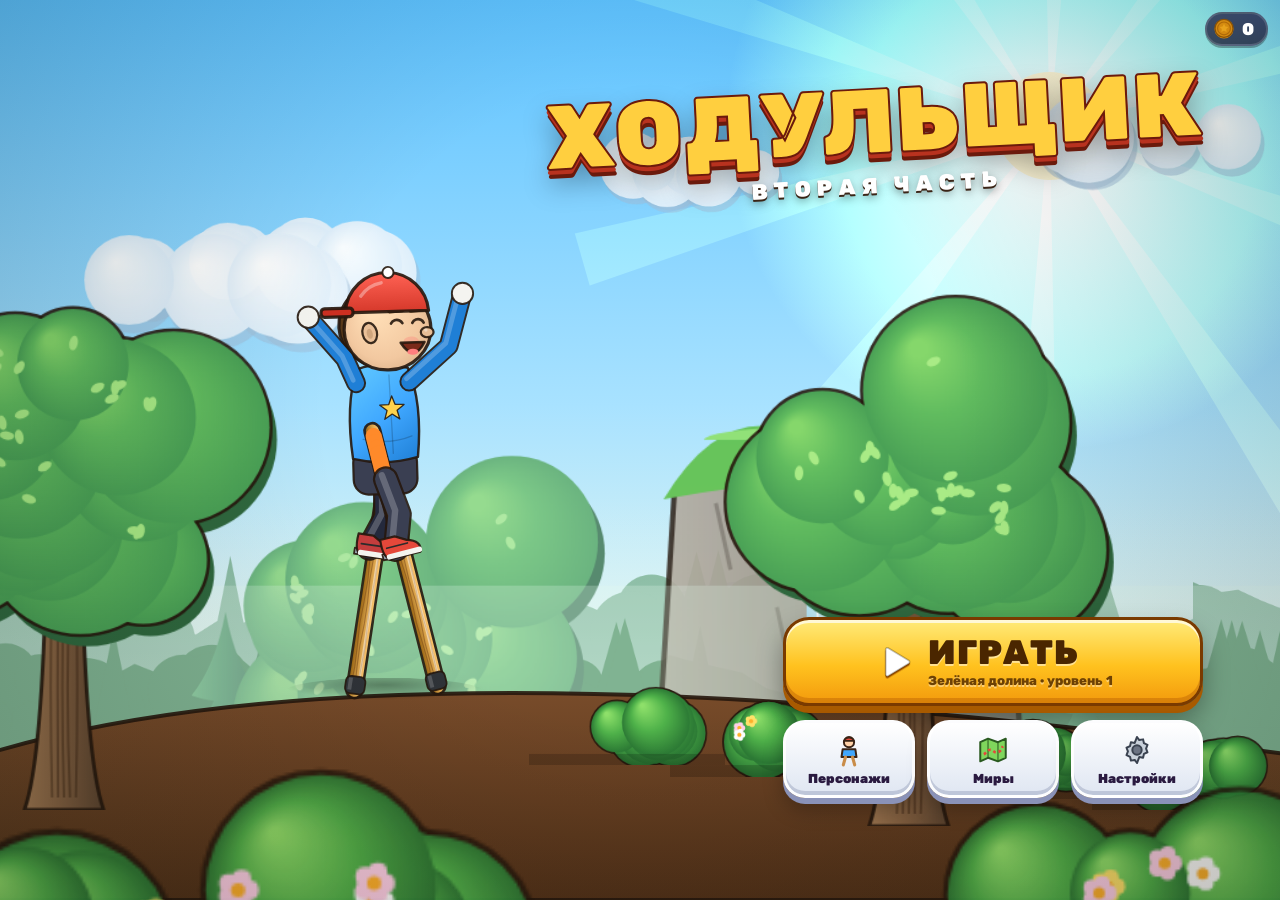
<file: hodulki2/index.html>
<!doctype html>
<html lang="ru">
<head>
<meta charset="utf-8">
<meta name="viewport" content="width=device-width, initial-scale=1, maximum-scale=1, user-scalable=no, viewport-fit=cover">
<meta name="theme-color" content="#16213e">
<meta name="apple-mobile-web-app-capable" content="yes">
<meta name="apple-mobile-web-app-status-bar-style" content="black-translucent">
<title>Ходульщик 2</title>
<link rel="manifest" href="manifest.webmanifest">
<link rel="apple-touch-icon" href="icon-180.png">
<link rel="icon" type="image/png" href="icon-192.png">
<meta name="apple-mobile-web-app-title" content="Ходульщик">
<link rel="preconnect" href="https://fonts.googleapis.com">
<link href="https://fonts.googleapis.com/css2?family=Rubik:wght@600;800;900&display=swap" rel="stylesheet">
<link rel="stylesheet" href="style.css">
</head>
<body>
<canvas id="cv"></canvas>

<!-- маленький значок: какая нога сейчас шагнёт -->
<div id="legChip" class="legchip hidden" data-leg="1"><i></i><span class="l">Л</span><span class="r">П</span></div>

<!-- игровая панель: только самое нужное -->
<div id="hud" class="hidden">
  <button class="ibtn" id="bPause" aria-label="Пауза" data-icon="pause"></button>
  <div class="hud-mid"><div class="hud-title" id="hTitle">Лес 1-1</div><div class="prog"><i id="hBar"></i><b id="hCp1"></b><b id="hCp2"></b><span class="pflag" data-icon="flag"></span></div></div>
  <div class="chip" id="hCoinChip"><span class="coinI" data-icon="coin"></span><span id="hCoins">0</span></div>
  <div class="chip deaths" title="Падения"><span class="coinI" data-icon="bonk"></span><span id="hDeaths">0</span></div>
</div>
<div id="hud2" class="hud2"><div class="hstars" id="hStars" data-n="0"></div><div class="chip"><span class="coinI" data-icon="clock"></span><span id="hTime">0:00</span></div>
</div>
<div id="gestureDebug" class="gdbg hidden"></div>
<div id="fallCard" class="fallcard hidden"></div>
<div id="hint" class="hint hidden"></div>
<div id="banner" class="banner hidden"></div>

<!-- главное меню: живая сцена рисуется на холсте, здесь только надписи и кнопки -->
<section class="screen" id="sMenu">
  <div class="menu-coins chip"><span class="coinI" data-icon="coin"></span><span class="tCoins">0</span></div>
  <div class="logo"><span>ХОДУЛЬЩИК</span><small>ВТОРАЯ ЧАСТЬ</small></div>
  <div class="menu-space"></div>
  <div class="menu-bottom">
    <button class="playbtn" id="mPlay"><span class="pb-ico" data-icon="play"></span><span class="pb-txt">ИГРАТЬ<small id="mPlaySub"></small></span></button>
    <div class="iconrow">
      <button class="roundbtn" id="mChars"><span class="rb-ico" data-icon="hero"></span><span>Персонажи</span><i class="dot hidden" id="dotChars">!</i></button>
      <button class="roundbtn" id="mWorlds"><span class="rb-ico" data-icon="map"></span><span>Миры</span></button>
      <button class="roundbtn" id="mSettings"><span class="rb-ico" data-icon="gear"></span><span>Настройки</span></button>
    </div>
  </div>
</section>

<!-- миры и уровни: карта с тропинкой -->
<section class="screen hidden" id="sWorlds">
  <header><button class="ibtn" data-back data-icon="back"></button><h2>МИРЫ</h2><div class="chip"><span class="coinI" data-icon="coin"></span><span class="tCoins">0</span></div></header>
  <div class="wtabs" id="worldTabs"></div>
  <div class="wmap" id="worldMap"></div>
</section>

<!-- персонажи -->
<section class="screen hidden" id="sChars">
  <header><button class="ibtn" data-back data-icon="back"></button><h2>ПЕРСОНАЖИ</h2><div class="chip"><span class="coinI" data-icon="coin"></span><span class="tCoins">0</span></div></header>
  <div class="tabs"><button class="tab on" data-tab="chars"><span data-icon="hero"></span>Герои</button><button class="tab" data-tab="stilts"><span data-icon="stilt"></span>Ходули</button></div>
  <div class="stage">
    <button class="arrow" id="hPrev" data-icon="back" aria-label="Предыдущий"></button>
    <div class="podium"><canvas id="heroCv" width="420" height="520"></canvas></div>
    <button class="arrow" id="hNext" data-icon="next" aria-label="Следующий"></button>
  </div>
  <div class="heroinfo"><b id="heroName"></b><p id="heroInfo"></p><button class="act" id="heroBtn"></button></div>
  <div class="cards" id="charGrid"></div>
</section>
<!-- настройки -->
<section class="screen hidden" id="sSettings">
  <header><button class="ibtn" data-back data-icon="back"></button><h2>НАСТРОЙКИ</h2><span></span></header>
  <div class="rows">
    <label>Звуки включены <input type="checkbox" id="oSound"></label>
    <label>Громкость звуков <input type="range" min="0" max="1" step="0.05" id="oSfx"></label>
    <label>Музыка включена <input type="checkbox" id="oMusicOn"></label>
    <label>Громкость музыки <input type="range" min="0" max="1" step="0.05" id="oMusic"></label>
    <label>Тряска экрана <input type="checkbox" id="oShake"></label>
    <label>Вибрация (Android) <input type="checkbox" id="oVibe"></label>
    <label>Показывать тип жеста (debug: STEP / HIGH STEP / JUMP) <input type="checkbox" id="oGestureDebug"></label>
    <div class="help"><b>Управление.</b> Проведи пальцем в любом месте экрана: <b>вправо</b> — шаг вперёд, <b>влево</b> — назад. Чем длиннее свайп, тем длиннее шаг; на земле видна метка, куда встанет нога. Свайп по диагонали <b>вверх</b> — нога поднимется выше и перешагнёт препятствие. Отпусти палец — шаг. Нога меняется сама: светится та, что пойдёт следующей. <b>Хоп</b> — отдельное действие: коснись экрана и <b>задержи палец почти на месте</b> (не веди в сторону) — вокруг пальца появится растущее кольцо. Чем дольше держишь (до ~0,6 с) — тем выше хоп. Отпустил — прыжок. На компьютере: держи <b>→</b>/<b>D</b> — шаг растёт, отпусти — шагнёт; <b>↑</b> во время шага — выше; <b>↑</b>, <b>W</b> или <b>пробел</b> отдельно (удерживая) — хоп той же силы, что и на телефоне; <b>←</b>/<b>A</b> — назад.</div>
    <details><summary>Физика (для экспериментов)</summary><div id="physRows"></div><button class="act small" id="oPhysReset">Вернуть как было</button></details>
    <button class="act danger" id="oReset">Сбросить весь прогресс</button>
  </div>
</section>

<!-- пауза / победа / поражение -->
<div class="modal hidden" id="mPause"><div class="card"><h2>ПАУЗА</h2>
  <button class="act" id="pResume">ПРОДОЛЖИТЬ</button><button class="act alt" id="pCheckpoint">С контрольной точки</button><button class="act alt" id="pRestart">Начать заново</button><button class="act alt" id="pSettings">Настройки</button><button class="act alt" id="pMenu">Выйти в меню</button></div></div>
<div class="modal hidden" id="mWin"><div class="card wincard"><div class="ribbon">УРОВЕНЬ ПРОЙДЕН!</div><div class="stars" id="wStars"></div><div class="record hidden" id="wRecord">НОВЫЙ РЕКОРД!</div><div id="wText"></div>
  <button class="act" id="wNext">Дальше</button><button class="act alt" id="wRetry">ПОВТОРИТЬ</button><button class="act alt" id="wMenu">В МЕНЮ</button></div></div>
<div class="modal hidden" id="mLose"><div class="card"><h2>УПС!</h2><p id="lText"></p>
  <button class="act" id="lCheckpoint">С контрольной точки</button><button class="act alt" id="lRestart">С начала уровня</button><button class="act alt" id="lMenu">В меню</button></div></div>
<div class="modal hidden" id="mConfirm"><div class="card"><h2>Точно?</h2><p>Пропадут монеты, открытые уровни и персонажи.</p>
  <button class="act danger" id="cYes">Да, сбросить</button><button class="act alt" id="cNo">Отмена</button></div></div>
<div class="toast hidden" id="toast"></div>

<script src="icons.js"></script>
<script src="physics.js"></script>
<script src="art.js"></script>
<script src="gfx.js"></script>
<script src="audio.js"></script>
<script src="game.js"></script>
</body>
</html>
</file>
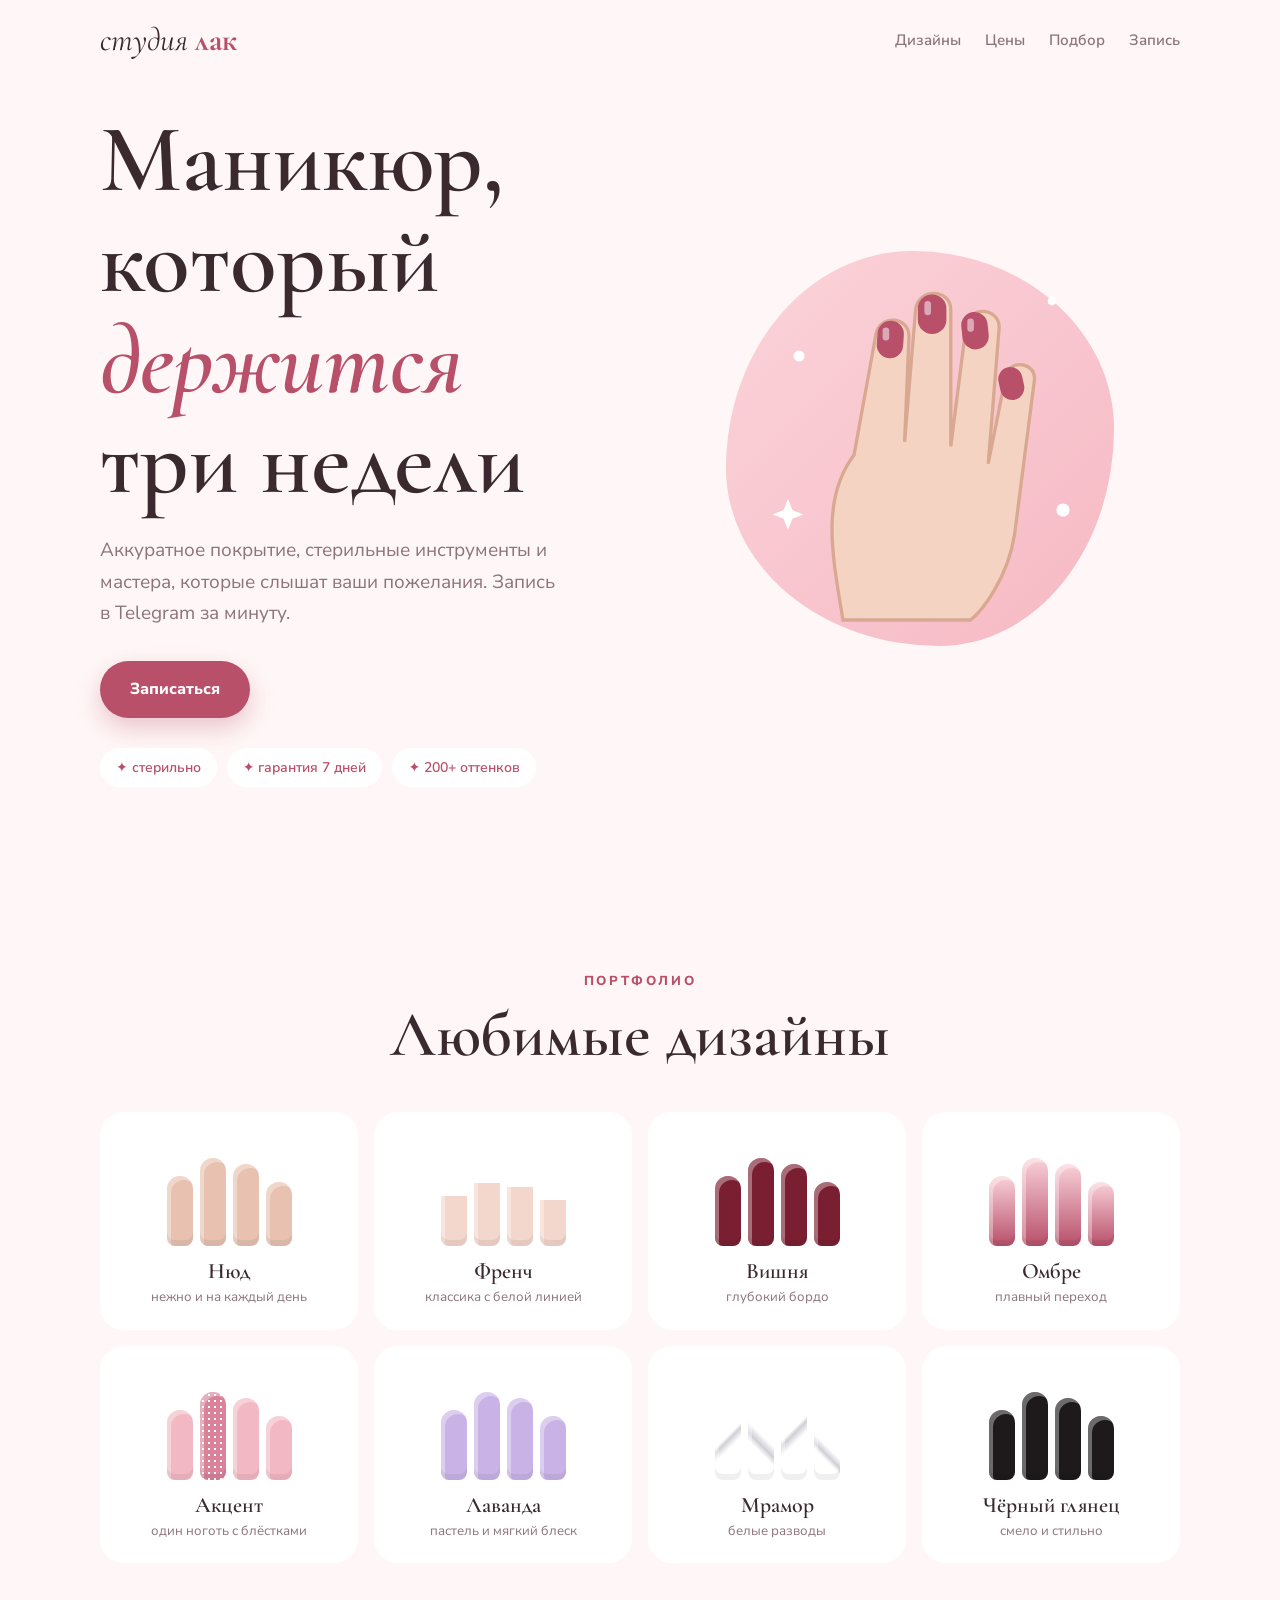
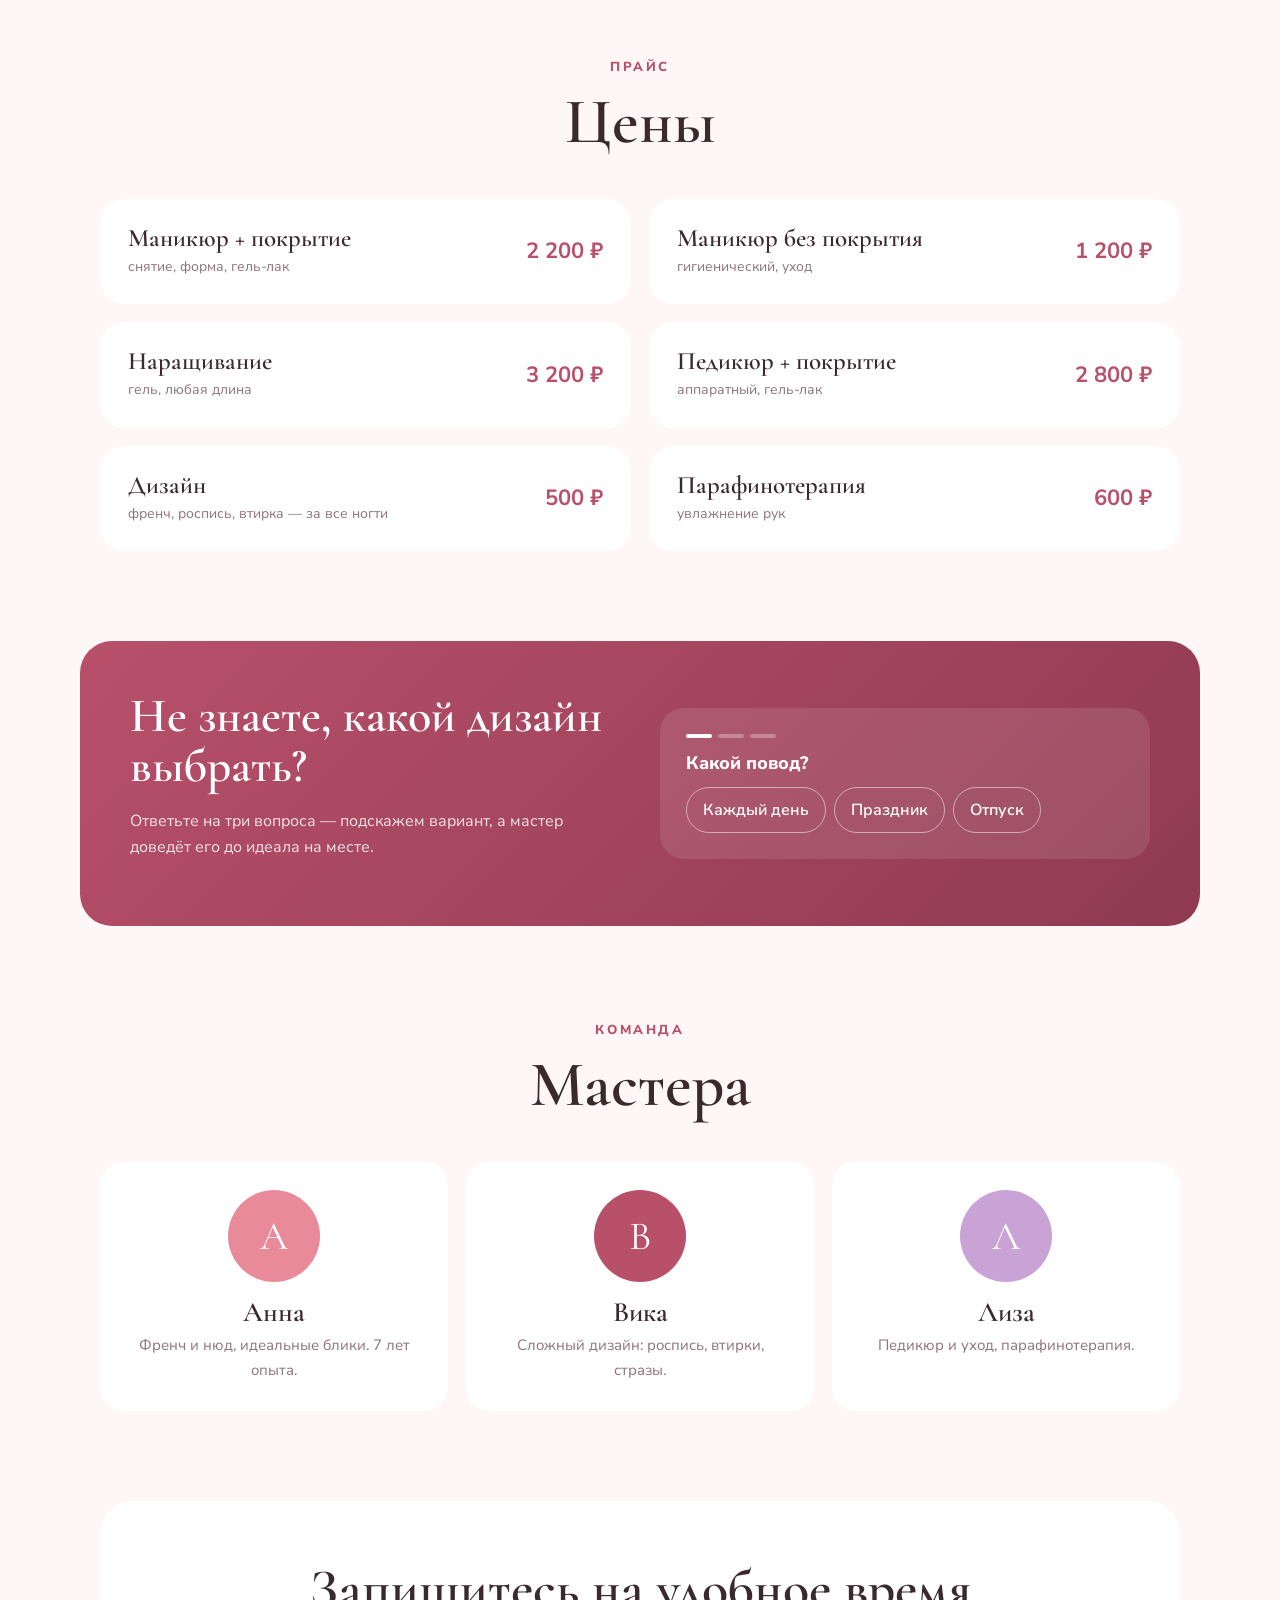
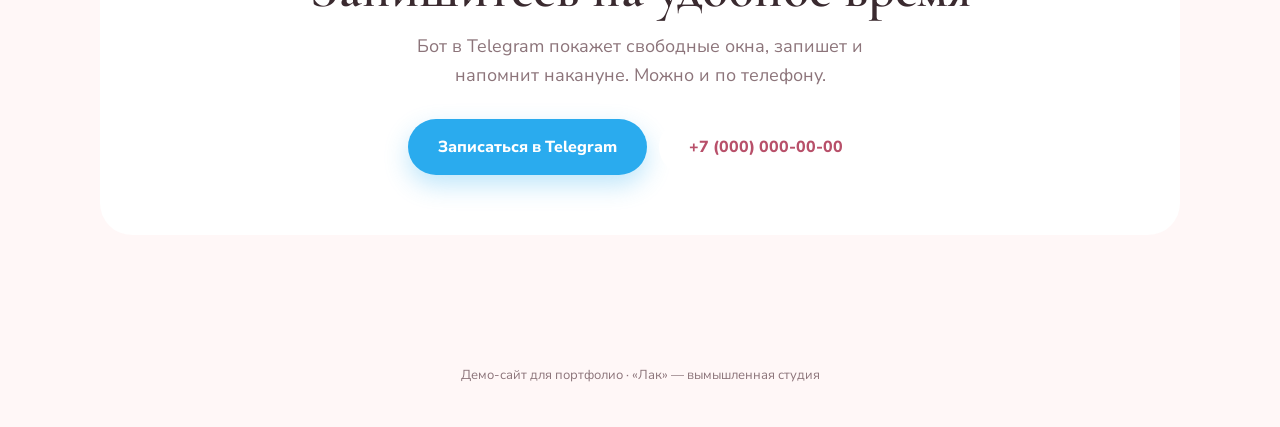
<file: nails/index.html>
<!doctype html>
<html lang="ru">
<head>
<meta charset="utf-8">
<meta name="viewport" content="width=device-width, initial-scale=1">
<title>Студия маникюра «Лак» — демо-сайт</title>
<meta name="description" content="Демо-сайт студии маникюра: галерея дизайнов, цены, подбор дизайна, запись.">
<link rel="preconnect" href="https://fonts.googleapis.com">
<link rel="preconnect" href="https://fonts.gstatic.com" crossorigin>
<link href="https://fonts.googleapis.com/css2?family=Cormorant+Garamond:ital,wght@0,600;1,500&family=Nunito+Sans:wght@400;600;800&display=swap" rel="stylesheet">
<style>
  :root { --bg:#fff7f7; --blush:#f9e1e3; --rose:#e98a9b; --deep:#b8506a; --ink:#3a2a2f; --muted:#8c747a; --white:#fff; }
  * { box-sizing:border-box; }
  html { scroll-behavior:smooth; }
  body { margin:0; background:var(--bg); color:var(--ink); font:16px/1.65 'Nunito Sans',system-ui,sans-serif; }
  .wrap { max-width:1120px; margin:0 auto; padding:0 20px; }
  h1,h2,h3 { font-family:'Cormorant Garamond',Georgia,serif; font-weight:600; margin:0; line-height:1.05; }
  .btn { display:inline-flex; align-items:center; gap:10px; padding:15px 30px; border-radius:999px; font:inherit; font-weight:800; text-decoration:none; border:0; cursor:pointer; transition:.25s; }
  .btn.rose { background:var(--deep); color:var(--white); box-shadow:0 10px 24px rgba(184,80,106,.3); }
  .btn.rose:hover { transform:translateY(-2px); box-shadow:0 14px 30px rgba(184,80,106,.4); }
  .btn.soft { background:var(--white); color:var(--deep); }

  header { display:flex; justify-content:space-between; align-items:center; height:80px; }
  .logo { font-family:'Cormorant Garamond',serif; font-size:32px; font-style:italic; text-decoration:none; color:var(--ink); }
  .logo b { color:var(--deep); font-style:normal; }
  nav a { margin-left:24px; color:var(--muted); text-decoration:none; font-weight:600; font-size:15px; }
  nav a:hover { color:var(--deep); }

  .hero { display:grid; grid-template-columns:1fr 1fr; gap:40px; align-items:center; padding:30px 0 90px; }
  .hero h1 { font-size:clamp(52px,7.5vw,96px); }
  .hero h1 i { color:var(--deep); }
  .hero p { font-size:19px; color:var(--muted); margin:22px 0 32px; max-width:460px; }
  .badges { display:flex; gap:10px; flex-wrap:wrap; margin-top:30px; }
  .badges span { background:var(--white); border-radius:999px; padding:8px 16px; font-size:14px; font-weight:600; color:var(--deep); }
  .hand { position:relative; justify-self:center; width:100%; max-width:440px; aspect-ratio:1; }
  .blob { position:absolute; inset:6%; border-radius:48% 52% 45% 55% / 55% 45% 55% 45%; background:linear-gradient(135deg,#fbd3d9,#f6b9c4); animation:morph 9s ease-in-out infinite; }
  @keyframes morph { 50% { border-radius:55% 45% 52% 48% / 45% 55% 45% 55%; } }
  .hand svg { position:relative; width:100%; height:100%; }

  section { padding:90px 0; }
  .head { text-align:center; margin-bottom:44px; }
  .head small { color:var(--deep); font-weight:800; letter-spacing:.2em; text-transform:uppercase; font-size:13px; }
  .head h2 { font-size:clamp(40px,5.5vw,64px); margin-top:8px; }

  .gallery { display:grid; grid-template-columns:repeat(4,1fr); gap:16px; }
  .design { background:var(--white); border-radius:24px; padding:22px 16px 18px; text-align:center; transition:.3s; cursor:pointer; border:2px solid transparent; }
  .design:hover { transform:translateY(-5px); border-color:var(--blush); }
  .nails { display:flex; justify-content:center; gap:7px; height:110px; align-items:flex-end; margin-bottom:14px; }
  .nail { width:26px; border-radius:13px 13px 8px 8px; box-shadow:inset 0 -6px 0 rgba(0,0,0,.06), inset 4px 4px 0 rgba(255,255,255,.35); }
  .design h3 { font-size:22px; }
  .design small { color:var(--muted); }

  .prices { display:grid; grid-template-columns:1fr 1fr; gap:18px; }
  .price { background:var(--white); border-radius:24px; padding:26px 28px; display:flex; justify-content:space-between; align-items:center; gap:14px; }
  .price h3 { font-size:25px; }
  .price p { margin:4px 0 0; color:var(--muted); font-size:14px; }
  .price b { font-size:22px; color:var(--deep); white-space:nowrap; }

  .quiz { background:linear-gradient(135deg,var(--deep),#8f3a52); color:var(--white); border-radius:32px; padding:50px; display:grid; grid-template-columns:1fr 1fr; gap:40px; align-items:center; }
  .quiz h2 { font-size:48px; }
  .quiz p { opacity:.85; }
  .q { background:rgba(255,255,255,.1); border-radius:24px; padding:26px; }
  .q h3 { font-family:'Nunito Sans',sans-serif; font-size:18px; font-weight:800; margin-bottom:14px; }
  .opts { display:flex; flex-wrap:wrap; gap:8px; }
  .opts button { border:1.5px solid rgba(255,255,255,.5); background:none; color:var(--white); border-radius:999px; padding:9px 16px; font:inherit; font-weight:600; cursor:pointer; }
  .opts button:hover { background:rgba(255,255,255,.15); }
  .result { text-align:center; }
  .result .nails { height:120px; }
  .result h3 { font-size:34px; margin:8px 0; }
  .dots { display:flex; gap:6px; margin-bottom:16px; }
  .dots i { width:26px; height:4px; border-radius:2px; background:rgba(255,255,255,.3); }
  .dots i.on { background:var(--white); }

  .masters { display:grid; grid-template-columns:repeat(3,1fr); gap:18px; }
  .m { background:var(--white); border-radius:24px; padding:28px; text-align:center; }
  .ava { width:92px; height:92px; margin:0 auto 16px; border-radius:50%; display:grid; place-items:center; font-family:'Cormorant Garamond',serif; font-size:40px; color:var(--white); }
  .m h3 { font-size:28px; }
  .m p { color:var(--muted); margin:6px 0 0; font-size:15px; }

  .book { text-align:center; background:var(--white); border-radius:32px; padding:60px 30px; }
  .book h2 { font-size:54px; }
  .book p { color:var(--muted); font-size:18px; margin:14px auto 28px; max-width:520px; }
  .book .btns { display:flex; gap:12px; justify-content:center; flex-wrap:wrap; }
  .tg { background:#2aabee; color:#fff; box-shadow:0 10px 24px rgba(42,171,238,.3); }
  footer { padding:40px 0; text-align:center; color:var(--muted); font-size:13px; }
  @media (max-width:860px) {
    nav { display:none; }
    .hero, .prices, .quiz { grid-template-columns:1fr; }
    .gallery { grid-template-columns:1fr 1fr; }
    .masters { grid-template-columns:1fr; }
    .quiz { padding:30px; }
    .hand { max-width:300px; }
  }
  @media (prefers-reduced-motion:reduce) { .blob { animation:none; } }
</style>
</head>
<body>
<div class="wrap">
  <header>
    <a class="logo" href="#">студия <b>лак</b></a>
    <nav><a href="#gallery">Дизайны</a><a href="#prices">Цены</a><a href="#quiz">Подбор</a><a href="#book">Запись</a></nav>
  </header>

  <div class="hero">
    <div>
      <h1>Маникюр, который <i>держится</i> три недели</h1>
      <p>Аккуратное покрытие, стерильные инструменты и мастера, которые слышат ваши пожелания. Запись в Telegram за минуту.</p>
      <a class="btn rose" href="#book">Записаться</a>
      <div class="badges"><span>✦ стерильно</span><span>✦ гарантия 7 дней</span><span>✦ 200+ оттенков</span></div>
    </div>
    <div class="hand">
      <div class="blob"></div>
      <svg viewBox="0 0 400 400">
        <path d="M130 360c-10-60-20-110 10-150l20-110c4-18 30-16 30 2l-4 96 10-120c2-20 32-20 32 0l0 124 14-110c3-18 30-16 30 2l-10 124 16-80c4-16 28-12 26 4l-18 140c-6 40-30 70-40 78z" fill="#f4d3c2" stroke="#d9a891" stroke-width="3"/>
        <g fill="#b8506a"><rect x="161" y="88" width="24" height="34" rx="12" transform="rotate(4 173 105)"/><rect x="198" y="64" width="26" height="36" rx="13"/><rect x="238" y="80" width="24" height="34" rx="12" transform="rotate(-6 250 97)"/><rect x="272" y="130" width="22" height="30" rx="11" transform="rotate(-12 283 145)"/></g>
        <g fill="#fff" opacity=".5"><rect x="166" y="94" width="6" height="12" rx="3"/><rect x="204" y="70" width="6" height="13" rx="3"/><rect x="243" y="86" width="6" height="12" rx="3"/></g>
        <g fill="#fff"><circle cx="90" cy="120" r="5"/><circle cx="320" cy="70" r="4"/><circle cx="330" cy="260" r="6"/><path d="M80 250l4 10 10 4-10 4-4 10-4-10-10-4 10-4z"/></g>
      </svg>
    </div>
  </div>
</div>

<section id="gallery">
  <div class="wrap">
    <div class="head"><small>Портфолио</small><h2>Любимые дизайны</h2></div>
    <div class="gallery" id="gallery-list"></div>
  </div>
</section>

<section id="prices" style="padding-top:0">
  <div class="wrap">
    <div class="head"><small>Прайс</small><h2>Цены</h2></div>
    <div class="prices" id="price-list"></div>
  </div>
</section>

<section id="quiz" style="padding-top:0">
  <div class="wrap quiz">
    <div><h2>Не знаете, какой дизайн выбрать?</h2><p>Ответьте на три вопроса — подскажем вариант, а мастер доведёт его до идеала на месте.</p></div>
    <div class="q" id="q"></div>
  </div>
</section>

<section style="padding-top:0">
  <div class="wrap">
    <div class="head"><small>Команда</small><h2>Мастера</h2></div>
    <div class="masters">
      <div class="m"><div class="ava" style="background:#e98a9b">А</div><h3>Анна</h3><p>Френч и нюд, идеальные блики. 7 лет опыта.</p></div>
      <div class="m"><div class="ava" style="background:#b8506a">В</div><h3>Вика</h3><p>Сложный дизайн: роспись, втирки, стразы.</p></div>
      <div class="m"><div class="ava" style="background:#c9a2d6">Л</div><h3>Лиза</h3><p>Педикюр и уход, парафинотерапия.</p></div>
    </div>
  </div>
</section>

<section id="book" style="padding-top:0">
  <div class="wrap">
    <div class="book">
      <h2>Запишитесь на удобное время</h2>
      <p>Бот в Telegram покажет свободные окна, запишет и напомнит накануне. Можно и по телефону.</p>
      <div class="btns"><a class="btn tg" href="#" onclick="alert('Это демо — на настоящем сайте здесь откроется бот записи в Telegram');return false">Записаться в Telegram</a><a class="btn soft" href="#">+7 (000) 000-00-00</a></div>
    </div>
  </div>
</section>

<footer>Демо-сайт для портфолио · «Лак» — вымышленная студия</footer>

<script>
const $ = s => document.querySelector(s);
// Дизайны рисуются кодом: цвета ногтей и узор
const DESIGNS = [
  { name:'Нюд', note:'нежно и на каждый день', nails:['#e8c1b0','#e8c1b0','#e8c1b0','#e8c1b0'] },
  { name:'Френч', note:'классика с белой линией', nails:['linear-gradient(#fff 0 28%,#f3d6cc 28%)','linear-gradient(#fff 0 28%,#f3d6cc 28%)','linear-gradient(#fff 0 28%,#f3d6cc 28%)','linear-gradient(#fff 0 28%,#f3d6cc 28%)'] },
  { name:'Вишня', note:'глубокий бордо', nails:['#7a1f32','#7a1f32','#7a1f32','#7a1f32'] },
  { name:'Омбре', note:'плавный переход', nails:['linear-gradient(#f9d1d9,#b8506a)','linear-gradient(#f9d1d9,#b8506a)','linear-gradient(#f9d1d9,#b8506a)','linear-gradient(#f9d1d9,#b8506a)'] },
  { name:'Акцент', note:'один ноготь с блёстками', nails:['#f2b8c3','radial-gradient(circle,#fff 1px,transparent 1.5px) 0 0/6px 6px,#d9829a','#f2b8c3','#f2b8c3'] },
  { name:'Лаванда', note:'пастель и мягкий блеск', nails:['#c9b3e6','#c9b3e6','#c9b3e6','#c9b3e6'] },
  { name:'Мрамор', note:'белые разводы', nails:['linear-gradient(135deg,#fff 40%,#cfcfd6 45%,#fff 55%)','linear-gradient(45deg,#fff 35%,#cfcfd6 42%,#fff 52%)','linear-gradient(135deg,#fff 40%,#cfcfd6 45%,#fff 55%)','linear-gradient(45deg,#fff 35%,#cfcfd6 42%,#fff 52%)'] },
  { name:'Чёрный глянец', note:'смело и стильно', nails:['#1e1a1c','#1e1a1c','#1e1a1c','#1e1a1c'] },
];
const nailsHtml = (d, big) => `<div class="nails">${d.nails.map((c, i) => `<i class="nail" style="background:${c};height:${[70,88,82,64][i] * (big ? 1.1 : 1)}px"></i>`).join('')}</div>`;
$('#gallery-list').innerHTML = DESIGNS.map(d => `<div class="design">${nailsHtml(d)}<h3>${d.name}</h3><small>${d.note}</small></div>`).join('');

const PRICES = [
  ['Маникюр + покрытие','снятие, форма, гель-лак',2200],['Маникюр без покрытия','гигиенический, уход',1200],
  ['Наращивание','гель, любая длина',3200],['Педикюр + покрытие','аппаратный, гель-лак',2800],
  ['Дизайн','френч, роспись, втирка — за все ногти',500],['Парафинотерапия','увлажнение рук',600],
];
$('#price-list').innerHTML = PRICES.map(([n, d, p]) => `<div class="price"><div><h3>${n}</h3><p>${d}</p></div><b>${p.toLocaleString('ru-RU')} ₽</b></div>`).join('');

// Мини-тест: три вопроса — совет по дизайну
const Q = [
  ['Какой повод?', ['Каждый день', 'Праздник', 'Отпуск']],
  ['Какие цвета любите?', ['Светлые', 'Яркие', 'Тёмные']],
  ['Длина ногтей?', ['Короткие', 'Средние', 'Длинные']],
];
let step = 0, answers = [];
function renderQuiz() {
  const dots = `<div class="dots">${Q.map((_, i) => `<i class="${i <= step ? 'on' : ''}"></i>`).join('')}</div>`;
  if (step < Q.length) {
    const [title, opts] = Q[step];
    $('#q').innerHTML = `${dots}<h3>${title}</h3><div class="opts">${opts.map((o, i) => `<button data-i="${i}">${o}</button>`).join('')}</div>`;
    $('#q').querySelectorAll('button').forEach(b => b.onclick = () => { answers.push(+b.dataset.i); step++; renderQuiz(); });
  } else {
    const pick = [[0,1,6],[4,3,5],[5,2,7]][answers[1]][answers[0]];
    const d = DESIGNS[pick];
    $('#q').innerHTML = `<div class="result">${nailsHtml(d, true)}<h3>${d.name}</h3><p>${d.note} — ${['аккуратная короткая форма','мягкий квадрат или овал','миндаль или балерина'][answers[2]]}</p><div class="opts" style="justify-content:center"><button id="again">Пройти заново</button></div></div>`;
    $('#again').onclick = () => { step = 0; answers = []; renderQuiz(); };
  }
}
renderQuiz();
</script>
</body>
</html>
</file>
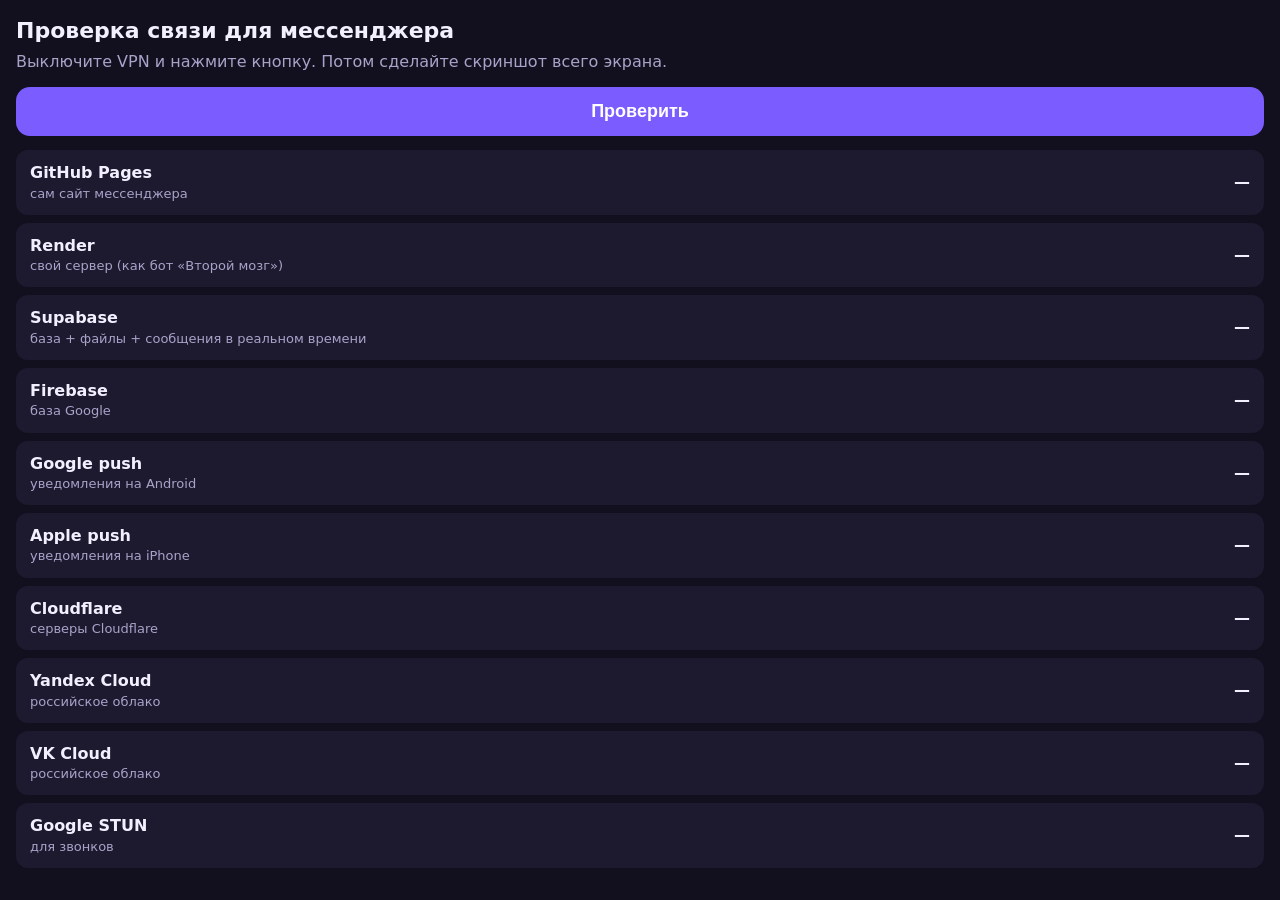
<file: nettest/index.html>
<!doctype html>
<html lang="ru">
<head>
<meta charset="utf-8">
<meta name="viewport" content="width=device-width, initial-scale=1">
<title>Проверка связи</title>
<style>
  :root { --bg:#12101f; --card:#1d1a30; --text:#f2f0ff; --muted:#a9a3c9; --ok:#3ddc84; --bad:#ff5a6a; --wait:#ffcc4d; }
  * { box-sizing: border-box; }
  body { margin:0; background:var(--bg); color:var(--text); font:16px/1.4 system-ui, -apple-system, "Segoe UI", Roboto, sans-serif; padding:16px; }
  h1 { font-size:22px; margin:0 0 4px; }
  p { color:var(--muted); margin:0 0 14px; }
  button { width:100%; padding:14px; border:0; border-radius:14px; background:#7b5cff; color:#fff; font-size:18px; font-weight:700; margin-bottom:14px; }
  .row { display:flex; justify-content:space-between; align-items:center; gap:10px; background:var(--card); border-radius:12px; padding:12px 14px; margin-bottom:8px; }
  .name { font-weight:600; } .sub { color:var(--muted); font-size:13px; }
  .st { font-weight:700; white-space:nowrap; }
  .ok { color:var(--ok); } .bad { color:var(--bad); } .wait { color:var(--wait); }
  #sum { background:var(--card); border-radius:12px; padding:12px 14px; margin-top:12px; white-space:pre-wrap; font-family:ui-monospace, Consolas, monospace; font-size:13px; }
</style>
</head>
<body>
<h1>Проверка связи для мессенджера</h1>
<p>Выключите VPN и нажмите кнопку. Потом сделайте скриншот всего экрана.</p>
<button id="go">Проверить</button>
<div id="list"></div>
<div id="sum" hidden></div>
<script>
// Какие сервисы проверяем: адрес и что это для мессенджера
const targets = [
  ['GitHub Pages', 'сам сайт мессенджера', 'https://kamox123.github.io/portfolio-demo/hodulki2/icon-192.png'],
  ['Render', 'свой сервер (как бот «Второй мозг»)', 'https://vtoroy-mozg-bot.onrender.com/health'],
  ['Supabase', 'база + файлы + сообщения в реальном времени', 'https://api.supabase.com/'],
  ['Firebase', 'база Google', 'https://firestore.googleapis.com/'],
  ['Google push', 'уведомления на Android', 'https://fcm.googleapis.com/'],
  ['Apple push', 'уведомления на iPhone', 'https://web.push.apple.com/'],
  ['Cloudflare', 'серверы Cloudflare', 'https://workers.cloudflare.com/'],
  ['Yandex Cloud', 'российское облако', 'https://functions.yandexcloud.net/'],
  ['VK Cloud', 'российское облако', 'https://cloud.vk.com/'],
  ['Google STUN', 'для звонков', 'https://stun.l.google.com/'],
];
const list = document.getElementById('list');
const rows = targets.map(([name, what]) => {
  const r = document.createElement('div'); r.className = 'row';
  r.innerHTML = `<div><div class="name">${name}</div><div class="sub">${what}</div></div><div class="st">—</div>`;
  list.appendChild(r); return r.querySelector('.st');
});
// Проверка: если сервер ответил хоть что-то — он доступен (ответ закрыт для чтения, но это не важно)
async function probe(url) {
  const t0 = performance.now(); const ctl = new AbortController(); const tm = setTimeout(() => ctl.abort(), 10000);
  try { await fetch(url + (url.includes('?') ? '&' : '?') + 't=' + Date.now(), { mode: 'no-cors', cache: 'no-store', signal: ctl.signal }); return { ok: true, ms: Math.round(performance.now() - t0) }; }
  catch (e) { return { ok: false, ms: Math.round(performance.now() - t0), timeout: e.name === 'AbortError' }; }
  finally { clearTimeout(tm); }
}
document.getElementById('go').onclick = async () => {
  const lines = [];
  for (let i = 0; i < targets.length; i++) {
    const st = rows[i]; st.className = 'st wait'; st.textContent = 'проверяю…';
    const r = await probe(targets[i][2]);
    st.className = 'st ' + (r.ok ? 'ok' : 'bad');
    st.textContent = r.ok ? `✓ ${r.ms} мс` : (r.timeout ? '✗ нет ответа' : '✗ заблокирован');
    lines.push(`${r.ok ? '+' : '-'} ${targets[i][0]} ${r.ms}мс`);
  }
  const sum = document.getElementById('sum'); sum.hidden = false;
  sum.textContent = navigator.userAgent.replace(/\(.*?\)/, '').slice(0, 60) + '\n' + lines.join('\n');
};
</script>
</body>
</html>
</file>
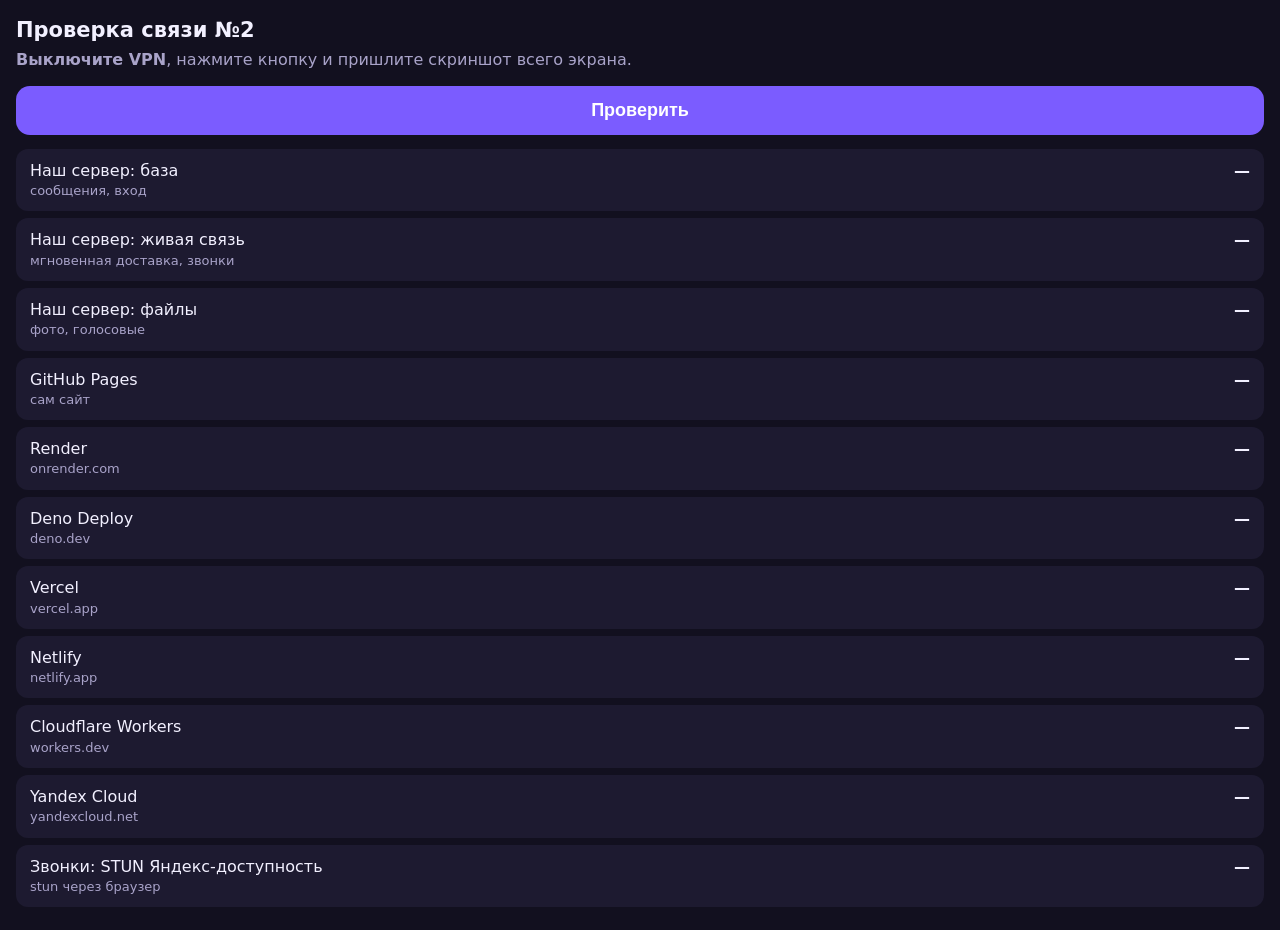
<file: nettest/v2.html>
<!doctype html>
<html lang="ru">
<head>
<meta charset="utf-8">
<meta name="viewport" content="width=device-width, initial-scale=1">
<title>Проверка связи 2</title>
<style>
  body { margin:0; background:#12101f; color:#f2f0ff; font:16px/1.4 system-ui,-apple-system,"Segoe UI",Roboto,sans-serif; padding:16px; }
  h1 { font-size:21px; margin:0 0 4px; } p { color:#a9a3c9; margin:0 0 14px; }
  button { width:100%; padding:14px; border:0; border-radius:14px; background:#7b5cff; color:#fff; font-size:18px; font-weight:700; margin-bottom:14px; }
  .row { display:flex; justify-content:space-between; gap:10px; background:#1d1a30; border-radius:12px; padding:11px 14px; margin-bottom:7px; }
  .sub { color:#a9a3c9; font-size:13px; } .st { font-weight:700; white-space:nowrap; }
  .ok { color:#3ddc84; } .bad { color:#ff5a6a; } .wait { color:#ffcc4d; }
  #sum { background:#1d1a30; border-radius:12px; padding:12px; margin-top:12px; white-space:pre-wrap; font:13px ui-monospace,Consolas,monospace; }
</style>
</head>
<body>
<h1>Проверка связи №2</h1>
<p><b>Выключите VPN</b>, нажмите кнопку и пришлите скриншот всего экрана.</p>
<button id="go">Проверить</button>
<div id="list"></div>
<div id="sum" hidden></div>
<script>
const PROJECT = 'https://zqhhczwewvvgeavpulas.supabase.co';
const KEY = 'sb_publishable_s-wUfxpZmZKf0kEqoTMclQ_uPyuabsp';
// [название, что это, как проверять]
const T = [
  ['Наш сервер: база', 'сообщения, вход', () => httpCors(PROJECT + '/auth/v1/health', { apikey: KEY })],
  ['Наш сервер: живая связь', 'мгновенная доставка, звонки', () => ws(PROJECT.replace('https', 'wss') + '/realtime/v1/websocket?apikey=' + KEY + '&vsn=1.0.0')],
  ['Наш сервер: файлы', 'фото, голосовые', () => httpCors(PROJECT + '/storage/v1/version', { apikey: KEY })],
  ['GitHub Pages', 'сам сайт', () => noCors('https://kamox123.github.io/portfolio-demo/chat/icon-192.png')],
  ['Render', 'onrender.com', () => noCors('https://vtoroy-mozg-bot.onrender.com/health')],
  ['Deno Deploy', 'deno.dev', () => noCors('https://deno.dev/')],
  ['Vercel', 'vercel.app', () => noCors('https://vercel.app/')],
  ['Netlify', 'netlify.app', () => noCors('https://app.netlify.com/')],
  ['Cloudflare Workers', 'workers.dev', () => noCors('https://workers.dev/')],
  ['Yandex Cloud', 'yandexcloud.net', () => noCors('https://functions.yandexcloud.net/')],
  ['Звонки: STUN Яндекс-доступность', 'stun через браузер', () => stun()],
];
const list = document.getElementById('list');
const rows = T.map(([n, w]) => { const r = document.createElement('div'); r.className = 'row'; r.innerHTML = `<div><div>${n}</div><div class="sub">${w}</div></div><div class="st">—</div>`; list.appendChild(r); return r.querySelector('.st'); });
const timeout = (p, ms = 10000) => Promise.race([p, new Promise((_, rej) => setTimeout(() => rej(new Error('нет ответа')), ms))]);
async function noCors(u) { await timeout(fetch(u + (u.includes('?') ? '&' : '?') + 't=' + Date.now(), { mode: 'no-cors', cache: 'no-store' })); }
async function httpCors(u, h) { const r = await timeout(fetch(u, { headers: h, cache: 'no-store' })); if (r.status >= 500) throw new Error('ошибка ' + r.status); }
function ws(u) { return timeout(new Promise((res, rej) => { const s = new WebSocket(u); s.onopen = () => { s.close(); res(); }; s.onerror = () => rej(new Error('закрыто')); })); }
function stun() {
  return timeout(new Promise((res, rej) => {
    const pc = new RTCPeerConnection({ iceServers: [{ urls: 'stun:stun.l.google.com:19302' }] }); pc.createDataChannel('x');
    pc.onicecandidate = (e) => { if (e.candidate && / srflx /.test(e.candidate.candidate)) { pc.close(); res(); } };
    pc.createOffer().then((o) => pc.setLocalDescription(o));
    setTimeout(() => { pc.close(); rej(new Error('нет ответа')); }, 8000);
  }), 9000);
}
document.getElementById('go').onclick = async () => {
  const lines = [];
  for (let i = 0; i < T.length; i++) {
    const st = rows[i]; st.className = 'st wait'; st.textContent = 'проверяю…'; const t0 = performance.now();
    try { await T[i][2](); const ms = Math.round(performance.now() - t0); st.className = 'st ok'; st.textContent = '✓ ' + ms + ' мс'; lines.push('+ ' + T[i][0]); }
    catch (e) { st.className = 'st bad'; st.textContent = '✗ ' + e.message; lines.push('- ' + T[i][0] + ' (' + e.message + ')'); }
  }
  const s = document.getElementById('sum'); s.hidden = false; s.textContent = lines.join('\n');
};
</script>
</body>
</html>
</file>
<file: chat/app.css>
/* KAMOX Chat — стеклянный дизайн в духе iOS */
:root {
  --base: #0b0b1e;
  --text: #f6f5ff; --muted: rgba(235, 232, 255, .62); --dim: rgba(235, 232, 255, .38);
  --glass: rgba(255, 255, 255, .085); --glass2: rgba(255, 255, 255, .14); --edge: rgba(255, 255, 255, .16);
  --violet: #7b61ff; --pink: #ff5aa8; --cyan: #2fd3f5; --green: #34d399; --red: #ff5b6e;
  --grad: linear-gradient(135deg, #7b61ff 0%, #b36bff 55%, #ff5aa8 100%);
  --safeT: env(safe-area-inset-top); --safeB: env(safe-area-inset-bottom);
  --blur: blur(24px) saturate(170%);
}
* { box-sizing: border-box; -webkit-tap-highlight-color: transparent; }
html, body { margin: 0; height: 100%; background: var(--base); color: var(--text); overflow: hidden;
  font: 16px/1.38 -apple-system, BlinkMacSystemFont, "SF Pro Text", "Segoe UI", Roboto, "Helvetica Neue", sans-serif; -webkit-font-smoothing: antialiased; }
button { font: inherit; color: inherit; background: none; border: 0; cursor: pointer; padding: 0; }
input, textarea { font: inherit; color: var(--text); }
::placeholder { color: var(--dim); }
.hidden { display: none !important; }
.muted { color: var(--muted); } .dim { color: var(--dim); } .small { font-size: 13px; } .grow { flex: 1; min-width: 0; }

/* значки */
svg.ic { width: 22px; height: 22px; flex: none; display: block; }
.small svg.ic, .chip svg.ic, .s svg.ic { width: 16px; height: 16px; display: inline-block; vertical-align: -3px; }

/* живой фон: цветные пятна плавно движутся под стеклом */
.bg { position: fixed; inset: 0; overflow: hidden; z-index: 0; background: radial-gradient(120% 90% at 50% 0%, #17153a 0%, var(--base) 60%); }
.bg i { position: absolute; border-radius: 50%; filter: blur(70px); opacity: .55; will-change: transform; }
.bg .b1 { width: 60vmax; height: 60vmax; left: -20vmax; top: -18vmax; background: #6b4dff; animation: f1 22s ease-in-out infinite alternate; }
.bg .b2 { width: 50vmax; height: 50vmax; right: -18vmax; top: 20vh; background: #ff3d9a; opacity: .4; animation: f2 26s ease-in-out infinite alternate; }
.bg .b3 { width: 45vmax; height: 45vmax; left: -10vmax; bottom: -20vmax; background: #14c8ee; opacity: .35; animation: f3 30s ease-in-out infinite alternate; }
.bg .b4 { width: 30vmax; height: 30vmax; right: 5vmax; bottom: -8vmax; background: #ffae42; opacity: .22; animation: f1 34s ease-in-out infinite alternate-reverse; }
@keyframes f1 { to { transform: translate(18vmax, 14vmax) scale(1.15); } }
@keyframes f2 { to { transform: translate(-16vmax, 12vmax) scale(.9); } }
@keyframes f3 { to { transform: translate(14vmax, -16vmax) scale(1.1); } }

/* стекло */
.glass { background: var(--glass); -webkit-backdrop-filter: var(--blur); backdrop-filter: var(--blur);
  border: 1px solid var(--edge); box-shadow: inset 0 1px 0 rgba(255, 255, 255, .14), 0 10px 30px rgba(5, 3, 20, .25); }

/* экраны */
.screen { position: fixed; inset: 0; z-index: 1; display: flex; flex-direction: column; max-width: 760px; margin: 0 auto; }
.screen.enter { animation: slideIn .28s cubic-bezier(.2, .8, .2, 1); }
@keyframes slideIn { from { transform: translateX(26px); opacity: 0; } }
.pad { padding: 12px 14px; } .center { display: flex; flex-direction: column; align-items: center; gap: 14px; overflow-y: auto; }

/* шапка */
/* шапка — плавающая «таблетка» со скруглёнными краями */
.top { display: flex; align-items: center; gap: 6px; margin: calc(8px + var(--safeT)) 10px 2px; padding: 6px 8px; min-height: 58px;
  border-radius: 29px; position: relative; z-index: 2; animation: drop .45s cubic-bezier(.2, .9, .3, 1.15); }
.top h2 { padding-left: 4px; }
.top h2 { flex: 1; margin: 0; font-size: 22px; font-weight: 750; letter-spacing: -.3px; }
.icon { width: 42px; height: 42px; border-radius: 50%; display: grid; place-items: center; flex: none; color: var(--text); transition: transform .15s, background .2s; }
.icon:active { transform: scale(.9); background: var(--glass2); }
.icon.accent { background: var(--grad); }
.avatarBtn { width: 40px; height: 40px; flex: none; border-radius: 50%; }
.chatHead { flex: 1; display: flex; align-items: center; gap: 10px; min-width: 0; }
.chatHead .t { font-weight: 700; white-space: nowrap; overflow: hidden; text-overflow: ellipsis; }
.chatHead .s { font-size: 13px; color: var(--muted); }
.chatHead .s.on { color: var(--green); }

/* аватарки */
.av { width: 52px; height: 52px; border-radius: 50%; flex: none; display: grid; place-items: center; font-weight: 750; color: #fff; font-size: 20px;
  background-size: cover; background-position: center; position: relative; box-shadow: inset 0 0 0 1px rgba(255, 255, 255, .18); }
.av.sm { width: 40px; height: 40px; font-size: 16px; }
.av .online { position: absolute; right: 0; bottom: 0; width: 13px; height: 13px; border-radius: 50%; background: var(--green); border: 2.5px solid #1a1838; }
.bigAvatar { width: 116px; height: 116px; border-radius: 50%; display: grid; place-items: center; font-size: 46px; font-weight: 800; color: #fff;
  background-size: cover; background-position: center; box-shadow: 0 0 0 4px rgba(255, 255, 255, .12), 0 20px 50px rgba(123, 97, 255, .45); }

/* вход */
.auth { margin: auto; width: min(400px, calc(100% - 28px)); padding: 30px 22px 22px; text-align: center; border-radius: 30px; position: relative; z-index: 1; }
.logo { width: 88px; height: 88px; margin: 0 auto 14px; border-radius: 26px; overflow: hidden; box-shadow: 0 16px 40px rgba(123, 97, 255, .55); }
.logo img { width: 100%; height: 100%; display: block; }
.auth h1 { margin: 0; font-size: 30px; letter-spacing: -.6px; }
.auth > p { margin: 4px 0 20px; }
.seg { position: relative; display: flex; background: rgba(0, 0, 0, .22); border-radius: 14px; padding: 4px; margin-bottom: 16px; }
.segBtn { flex: 1; padding: 10px; border-radius: 11px; color: var(--muted); font-weight: 650; position: relative; z-index: 1; transition: color .25s; }
.segBtn.on { color: #fff; }
.segThumb { position: absolute; top: 4px; bottom: 4px; left: 4px; width: calc(50% - 4px); border-radius: 11px; background: var(--glass2);
  box-shadow: inset 0 1px 0 rgba(255, 255, 255, .25), 0 4px 14px rgba(0, 0, 0, .25); transition: transform .3s cubic-bezier(.2, .8, .2, 1); }
.seg.reg .segThumb { transform: translateX(100%); }
form label { display: block; text-align: left; margin-bottom: 12px; }
form label span, .fieldLabel { font-size: 13px; color: var(--muted); padding-left: 4px; }
form input, .field { display: block; width: 100%; margin-top: 6px; padding: 14px 16px; border-radius: 16px; border: 1px solid var(--edge);
  background: rgba(0, 0, 0, .2); outline: none; transition: border-color .2s, box-shadow .2s; }
form input:focus, .field:focus { border-color: rgba(167, 139, 255, .8); box-shadow: 0 0 0 4px rgba(123, 97, 255, .2); }
.btn { display: flex; align-items: center; justify-content: center; gap: 8px; width: 100%; padding: 15px; border-radius: 16px; background: var(--grad); color: #fff;
  font-weight: 700; font-size: 16px; text-decoration: none; margin-top: 8px; box-shadow: 0 10px 28px rgba(123, 97, 255, .45); transition: transform .15s, opacity .2s; }
.btn:active { transform: scale(.97); } .btn:disabled { opacity: .5; }
.btn.ghost { background: var(--glass); border: 1px solid var(--edge); box-shadow: none; }
.err { color: var(--red); min-height: 20px; font-size: 14px; margin: 8px 0 0; }
.welcome > p { margin: 6px 0 16px; }
.feats { list-style: none; padding: 0; margin: 0 0 18px; text-align: left; display: grid; gap: 8px; }
.feats li { display: flex; align-items: center; gap: 12px; padding: 10px 14px; border-radius: 14px; background: rgba(0, 0, 0, .18); font-size: 15px; }
.feats svg.ic { width: 20px; height: 20px; color: #c4b5ff; flex: none; }
.welcome .small { margin: 8px 0 6px; }
.welcome .tip { margin: 10px 0; text-align: left; }
.steps { text-align: left; margin: 10px 0 6px; padding: 12px 14px 12px 32px; border-radius: 14px; background: rgba(0, 0, 0, .18); font-size: 14px; line-height: 1.45; }
.steps li + li { margin-top: 6px; }
#wWeb { margin-top: 14px; }
#wIos { display: flex; align-items: center; justify-content: center; gap: 6px; margin: 4px 0 6px; }
.linkBtn { display: block; margin: 14px auto 0; text-decoration: underline; text-underline-offset: 3px; }
#iosHint { display: flex; align-items: center; justify-content: center; gap: 6px; margin: 14px 0 0; }

/* списки */
.list { flex: 1; overflow-y: auto; padding: 8px 8px calc(16px + var(--safeB)); position: relative; z-index: 1; }
.item { display: flex; align-items: center; gap: 12px; padding: 10px 10px; width: 100%; text-align: left; border-radius: 20px; transition: background .2s, transform .15s; }
.item:active { transform: scale(.985); background: var(--glass); }
@media (hover: hover) { .item:hover { background: var(--glass); } }
.item.sel { background: rgba(123, 97, 255, .22); }
.item .mid { flex: 1; min-width: 0; }
.item .t { font-weight: 650; font-size: 16.5px; white-space: nowrap; overflow: hidden; text-overflow: ellipsis; }
.item .s { color: var(--muted); font-size: 14.5px; white-space: nowrap; overflow: hidden; text-overflow: ellipsis; display: flex; align-items: center; gap: 5px; }
.item .side { font-size: 12.5px; color: var(--dim); display: flex; flex-direction: column; align-items: flex-end; gap: 6px; }
.badge { background: var(--grad); color: #fff; border-radius: 12px; min-width: 22px; height: 22px; padding: 0 7px; font-size: 12.5px; font-weight: 750;
  display: grid; place-items: center; box-shadow: 0 4px 12px rgba(255, 90, 168, .4); }
.check { width: 26px; height: 26px; border-radius: 50%; border: 2px solid var(--edge); flex: none; display: grid; place-items: center; }
.item.sel .check { background: var(--grad); border-color: transparent; }
.empty { text-align: center; margin-top: 22vh; padding: 0 30px; }
.empty p { font-size: 20px; font-weight: 700; margin: 16px 0 6px; }
.emptyIc { width: 84px; height: 84px; margin: 0 auto; border-radius: 28px; display: grid; place-items: center; background: var(--glass); border: 1px solid var(--edge); }
.emptyIc svg.ic { width: 38px; height: 38px; color: #c4b5ff; }
.chip { display: inline-flex; align-items: center; gap: 6px; padding: 8px 14px; border-radius: 20px; background: var(--glass2); font-size: 14px; font-weight: 600; }
.chip.on { background: var(--grad); }
.search { display: flex; align-items: center; gap: 10px; padding: 0 14px; border-radius: 16px; color: var(--muted); }
.search input { flex: 1; border: 0; background: none; outline: none; padding: 13px 0; }
.rowBtn { display: flex; align-items: center; gap: 12px; width: 100%; padding: 10px 12px; border-radius: 16px; margin-top: 10px; text-align: left; font-weight: 600; }
.card .rowBtn { margin: 0; } .rowBtn.danger { color: var(--red); }
.rowIc { width: 34px; height: 34px; border-radius: 10px; background: var(--grad); display: grid; place-items: center; flex: none; color: #fff; }
.rowIc svg.ic { width: 19px; height: 19px; } .rowIc.red { background: linear-gradient(135deg, #ff5b6e, #ff8a5b); }
#groupMode.on .rowIc { background: var(--green); }
.picked { display: flex; flex-wrap: wrap; gap: 6px; margin-top: 10px; }
.picked span { background: rgba(123, 97, 255, .3); padding: 5px 12px; border-radius: 14px; font-size: 13px; font-weight: 600; }
.tip { margin: 2px 2px 8px; padding: 10px 12px; border-radius: 18px; font-size: 14px; display: flex; gap: 10px; align-items: center; }
.tip > svg.ic { color: #c4b5ff; }
.card { width: min(440px, 100%); border-radius: 22px; padding: 14px; display: flex; flex-direction: column; gap: 4px; }
.card .field { margin-bottom: 4px; }

/* переписка */
.msgs { flex: 1; overflow-y: auto; padding: 12px 10px 8px; display: flex; flex-direction: column; gap: 4px; position: relative; z-index: 1; }
.day { align-self: center; font-size: 12.5px; font-weight: 600; color: var(--muted); padding: 4px 12px; border-radius: 12px; margin: 10px 0 6px;
  background: rgba(255, 255, 255, .08); -webkit-backdrop-filter: blur(12px); backdrop-filter: blur(12px); }
.sys { align-self: center; font-size: 13px; color: var(--muted); margin: 4px 0; text-align: center; }
.m { max-width: 78%; padding: 8px 12px 6px; border-radius: 20px 20px 20px 6px; align-self: flex-start; word-wrap: break-word; white-space: pre-wrap; position: relative;
  background: rgba(255, 255, 255, .11); border: 1px solid rgba(255, 255, 255, .12); -webkit-backdrop-filter: blur(14px); backdrop-filter: blur(14px); }
/* анимации новых сообщений: своё «вылетает» из поля ввода, чужое «вплывает» слева */
.m.new { animation: recvIn .42s cubic-bezier(.2, .9, .3, 1.25); transform-origin: left bottom; }
.m.me.new { animation: sendFly .5s cubic-bezier(.2, .9, .3, 1.2); transform-origin: right bottom; }
@keyframes sendFly { 0% { transform: translate(-10px, 60px) scale(.55); opacity: 0; } 60% { opacity: 1; } }
@keyframes recvIn { 0% { transform: translateX(-24px) scale(.8); opacity: 0; } }
.m.me.new::after { content: ''; position: absolute; inset: -2px; border-radius: inherit; pointer-events: none;
  box-shadow: 0 0 0 0 rgba(255, 90, 168, .6); animation: glow .7s ease-out .15s; }
@keyframes glow { to { box-shadow: 0 0 0 14px rgba(255, 90, 168, 0); } }
.msgs .day, .msgs .sys { animation: fadeIn .4s ease; } @keyframes fadeIn { from { opacity: 0; } }
.m.me { align-self: flex-end; border-radius: 20px 20px 6px 20px; background: var(--grad); border-color: rgba(255, 255, 255, .2);
  box-shadow: 0 6px 18px rgba(123, 97, 255, .3); -webkit-backdrop-filter: none; backdrop-filter: none; }
.m .who { font-size: 13px; font-weight: 700; color: #c9b8ff; margin-bottom: 2px; }
.m .time { font-size: 11px; color: rgba(255, 255, 255, .62); float: right; margin: 8px 0 -3px 10px; }
.m.media { padding: 4px; } .m.media .time { position: absolute; right: 10px; bottom: 9px; background: rgba(0, 0, 0, .45); padding: 2px 7px; border-radius: 9px; margin: 0; }
.m img.ph { display: block; max-width: 100%; width: 270px; max-height: 360px; object-fit: cover; border-radius: 17px; background: rgba(255, 255, 255, .06); min-height: 120px; cursor: zoom-in; }
.m .file { display: flex; gap: 11px; align-items: center; color: var(--text); text-decoration: none; padding: 2px 0; }
.m .file .fi { width: 44px; height: 44px; border-radius: 14px; background: rgba(255, 255, 255, .2); display: grid; place-items: center; flex: none; }
.m .voice { display: flex; align-items: center; gap: 10px; min-width: 210px; padding: 2px 0; }
.m .voice .play { width: 40px; height: 40px; border-radius: 50%; background: rgba(255, 255, 255, .95); color: #6a4dff; display: grid; place-items: center; flex: none; }
.m .voice .play svg.ic { width: 18px; height: 18px; }
.m .voice .bar { flex: 1; height: 26px; display: flex; align-items: center; gap: 2px; }
.m .voice .bar b { flex: 1; border-radius: 2px; background: rgba(255, 255, 255, .35); }
.m .voice .bar b.p { background: #fff; }
.m .voice .dur { font-size: 12px; color: rgba(255, 255, 255, .8); min-width: 30px; }
.m.k-call { display: flex; align-items: center; gap: 8px; } .m.k-call .time { margin-top: 0; }
@keyframes pop { from { transform: translateY(8px) scale(.96); opacity: 0; } }

/* поле ввода */
.composer { display: flex; align-items: flex-end; gap: 8px; padding: 8px 10px calc(8px + var(--safeB)); position: relative; z-index: 2; }
.inputWrap { flex: 1; border-radius: 22px; display: flex; align-items: center; min-height: 44px; }
#msgInput { flex: 1; resize: none; max-height: 130px; padding: 11px 16px; border: 0; background: none; outline: none; line-height: 1.32; }
.composer .icon.glass { width: 44px; height: 44px; }
.icon.send { width: 44px; height: 44px; background: var(--grad); color: #fff; box-shadow: 0 6px 18px rgba(123, 97, 255, .45); }
.icon.send svg.ic { width: 20px; height: 20px; transform: translateX(1px); }
.icon.send.fly svg.ic { animation: planeFly .45s cubic-bezier(.4, 0, .2, 1); }
@keyframes planeFly { 45% { transform: translate(16px, -16px) scale(.6); opacity: 0; } 46% { transform: translate(-14px, 14px) scale(.6); opacity: 0; } 100% { transform: translateX(1px); opacity: 1; } }
.icon.send, #micBtn { animation: popIn .25s cubic-bezier(.2, .9, .3, 1.4); }
@keyframes popIn { from { transform: scale(.4) rotate(-30deg); opacity: 0; } }
.inputWrap { transition: box-shadow .25s, border-color .25s; }
.inputWrap:focus-within { border-color: rgba(167, 139, 255, .7); box-shadow: 0 0 0 4px rgba(123, 97, 255, .18), inset 0 1px 0 rgba(255, 255, 255, .14); }
.animList .item { animation: listIn .4s cubic-bezier(.2, .9, .3, 1.1) backwards; }
.animList .item:nth-child(2) { animation-delay: .03s; } .animList .item:nth-child(3) { animation-delay: .06s; } .animList .item:nth-child(4) { animation-delay: .09s; } .animList .item:nth-child(5) { animation-delay: .12s; }
@keyframes listIn { from { transform: translateY(12px); opacity: 0; } }
.recInfo { gap: 10px; padding: 0 16px; font-variant-numeric: tabular-nums; }
.recDot { width: 10px; height: 10px; border-radius: 50%; background: var(--red); box-shadow: 0 0 12px var(--red); animation: blink 1s infinite; }
.wave { display: flex; gap: 3px; align-items: center; height: 22px; margin-left: auto; }
.wave i { width: 3px; border-radius: 2px; background: var(--muted); animation: wave 1s ease-in-out infinite; }
.wave i:nth-child(2n) { animation-delay: .15s; } .wave i:nth-child(3n) { animation-delay: .3s; }
@keyframes wave { 0%, 100% { height: 5px; } 50% { height: 20px; } }
@keyframes blink { 50% { opacity: .25; } }

/* звонок */
.call { position: fixed; inset: 0; z-index: 20; display: flex; flex-direction: column; align-items: center; justify-content: space-between;
  padding: calc(60px + var(--safeT)) 0 calc(44px + var(--safeB)); background: rgba(8, 6, 26, .55); -webkit-backdrop-filter: blur(40px) saturate(160%); backdrop-filter: blur(40px) saturate(160%); }
.call video#remoteVideo { position: absolute; inset: 0; width: 100%; height: 100%; object-fit: cover; background: #000; display: none; }
.call video#localVideo { position: absolute; right: 14px; top: calc(14px + var(--safeT)); width: 108px; height: 150px; object-fit: cover; border-radius: 18px;
  background: #000; display: none; z-index: 3; border: 1px solid var(--edge); box-shadow: 0 10px 30px rgba(0, 0, 0, .4); }
.call.video video { display: block !important; } .call.video .callInfo { opacity: 0; }
.callInfo { text-align: center; z-index: 1; } .callInfo h2 { margin: 22px 0 4px; font-size: 28px; letter-spacing: -.4px; }
.ring { border-radius: 50%; padding: 10px; animation: ring 2s ease-out infinite; }
@keyframes ring { 0% { box-shadow: 0 0 0 0 rgba(167, 139, 255, .5); } 100% { box-shadow: 0 0 0 40px rgba(167, 139, 255, 0); } }
.callBtns { display: flex; gap: 22px; z-index: 3; }
.round { width: 68px; height: 68px; border-radius: 50%; display: grid; place-items: center; color: #fff; transition: transform .15s; }
.round:active { transform: scale(.9); } .round svg.ic { width: 28px; height: 28px; }
.round.off { background: #fff; color: #17153a; }
.round.hang { background: var(--red); box-shadow: 0 10px 30px rgba(255, 91, 110, .5); }
.round.accept { background: var(--green); box-shadow: 0 10px 30px rgba(52, 211, 153, .5); animation: bounce 1.2s infinite; }
@keyframes bounce { 50% { transform: translateY(-6px); } }

/* прочее */
.viewer { position: fixed; inset: 0; z-index: 30; background: rgba(0, 0, 0, .8); -webkit-backdrop-filter: blur(20px); backdrop-filter: blur(20px); display: grid; place-items: center; }
.viewer img { max-width: 100%; max-height: 100%; }
.toast { position: fixed; left: 50%; top: calc(12px + var(--safeT)); transform: translateX(-50%); z-index: 40; padding: 12px 18px; border-radius: 20px;
  max-width: 92vw; font-size: 15px; font-weight: 550; animation: drop .3s cubic-bezier(.2, .9, .3, 1.2); background: rgba(40, 34, 80, .7); }
@keyframes drop { from { transform: translate(-50%, -20px); opacity: 0; } }

/* ---------- настройки ---------- */
.settings { padding-bottom: calc(30px + var(--safeB)); }
.secTitle { align-self: stretch; width: min(440px, 100%); margin: 10px auto -6px; padding-left: 16px; font-size: 13px; font-weight: 700; letter-spacing: .5px; text-transform: uppercase; color: var(--dim); }
.card .rowBtn + .rowBtn, .card .rowBtn + .passBox { border-top: 1px solid rgba(255, 255, 255, .07); border-radius: 0; }
.rowIc.teal { background: linear-gradient(135deg, #14c8ee, #10b3a3); } .rowIc.orange { background: linear-gradient(135deg, #ffae42, #ff6b6b); }
.rowIc.blue { background: linear-gradient(135deg, #3b82f6, #2fd3f5); } .rowIc.pink { background: linear-gradient(135deg, #ff5aa8, #b36bff); }
.rowIc.violet { background: linear-gradient(135deg, #7b61ff, #3b82f6); }
.switch { width: 52px; height: 32px; border-radius: 16px; background: rgba(255, 255, 255, .18); position: relative; flex: none; transition: background .25s; }
.switch::after { content: ''; position: absolute; left: 3px; top: 3px; width: 26px; height: 26px; border-radius: 50%; background: #fff; box-shadow: 0 2px 6px rgba(0, 0, 0, .3); transition: transform .25s cubic-bezier(.2, .8, .2, 1.2); }
.switch.on { background: var(--green); } .switch.on::after { transform: translateX(20px); }
.themes { display: flex; gap: 12px; padding: 8px 4px 12px; flex-wrap: wrap; }
.themes button { width: 46px; height: 46px; border-radius: 50%; position: relative; transition: transform .2s; box-shadow: inset 0 0 0 2px rgba(255, 255, 255, .2); }
.themes button.on { transform: scale(1.12); box-shadow: 0 0 0 3px var(--base), 0 0 0 5px #fff; }
.themes button span { position: absolute; left: 50%; top: 52px; transform: translateX(-50%); font-size: 11px; color: var(--muted); white-space: nowrap; }
.themes { padding-bottom: 26px; }
.seg.mini { margin: 6px 0 4px; } .seg.mini .segBtn { padding: 8px; font-size: 14px; }
.seg.mini .segBtn.on { background: var(--glass2); box-shadow: inset 0 1px 0 rgba(255, 255, 255, .25); }
.passBox { display: flex; flex-direction: column; gap: 4px; padding: 8px 2px; }

/* ---------- цветовые темы ---------- */
html[data-theme="ocean"] { --grad: linear-gradient(135deg, #2fd3f5 0%, #3b82f6 55%, #6366f1 100%); }
html[data-theme="ocean"] .bg .b1 { background: #1d6bff; } html[data-theme="ocean"] .bg .b2 { background: #14c8ee; } html[data-theme="ocean"] .bg .b3 { background: #10b981; }
html[data-theme="sunset"] { --grad: linear-gradient(135deg, #ff8a3d 0%, #ff5a6e 55%, #e0408f 100%); }
html[data-theme="sunset"] .bg .b1 { background: #ff6b3d; } html[data-theme="sunset"] .bg .b2 { background: #e83e8c; } html[data-theme="sunset"] .bg .b3 { background: #8b5cf6; }
html[data-theme="mint"] { --grad: linear-gradient(135deg, #34d399 0%, #10b3a3 55%, #0ea5e9 100%); }
html[data-theme="mint"] .bg .b1 { background: #10b981; } html[data-theme="mint"] .bg .b2 { background: #0ea5e9; } html[data-theme="mint"] .bg .b3 { background: #84cc16; }
html[data-theme="ruby"] { --grad: linear-gradient(135deg, #ff3d5a 0%, #d6246e 55%, #8b1d6b 100%); }
html[data-theme="ruby"] .bg .b1 { background: #e11d48; } html[data-theme="ruby"] .bg .b2 { background: #9d174d; } html[data-theme="ruby"] .bg .b3 { background: #f59e0b; }
html.noanim .bg i { animation: none; }
html[data-font="s"] body { font-size: 14.5px; } html[data-font="l"] body { font-size: 18px; }
html[data-font="s"] .m { font-size: 14.5px; } html[data-font="l"] .m { font-size: 18px; }

/* ---------- полоса «нет связи» ---------- */
.netBar { position: fixed; left: 50%; bottom: calc(80px + var(--safeB)); transform: translateX(-50%); z-index: 35; display: flex; align-items: center; gap: 10px;
  padding: 10px 16px; border-radius: 22px; font-size: 14px; font-weight: 600; background: rgba(60, 20, 40, .75); white-space: nowrap; animation: drop .3s; }
.spin { width: 16px; height: 16px; border-radius: 50%; border: 2.5px solid rgba(255, 255, 255, .3); border-top-color: #fff; animation: spin .8s linear infinite; }
@keyframes spin { to { transform: rotate(360deg); } }

/* ---------- звонок: своё видео в углу сразу, чужое — во весь экран, когда придёт ---------- */
#remoteCanvas { position: absolute; inset: 0; width: 100%; height: 100%; object-fit: cover; background: #000; display: none; }
.call.relayvid #remoteCanvas { display: block; } .call.relayvid video#remoteVideo { display: none !important; }
.call.selfcam video#localVideo { display: block !important; }
.call #callFlip { display: none; } .call.selfcam #callFlip { display: grid; }
.center > * { flex-shrink: 0; }

/* кружки */
.m.note, .m.me.note { background: none !important; border: 0; box-shadow: none; padding: 0; -webkit-backdrop-filter: none; backdrop-filter: none; }
.m.note::after { display: none; }
.vnote { position: relative; width: 220px; height: 220px; border-radius: 50%; overflow: hidden; cursor: pointer; background: rgba(255, 255, 255, .07);
  box-shadow: 0 10px 30px rgba(0, 0, 0, .35); }
.vnote video { width: 100%; height: 100%; object-fit: cover; display: block; }
.vring, .noteRing { position: absolute; inset: 0; width: 100%; height: 100%; transform: rotate(-90deg); pointer-events: none; }
.vring circle, .noteRing circle { fill: none; stroke-width: 2.6; stroke-linecap: round; stroke-dasharray: 301.6; stroke-dashoffset: 301.6; }
.vring circle { stroke: rgba(255, 255, 255, .95); }
.vplay { position: absolute; inset: 0; display: grid; place-items: center; transition: opacity .2s; }
.vplay svg.ic { width: 46px; height: 46px; padding: 13px; border-radius: 50%; background: rgba(0, 0, 0, .42); -webkit-backdrop-filter: blur(8px); backdrop-filter: blur(8px); }
.vnote.on .vplay { opacity: 0; }
.vdur { position: absolute; left: 50%; bottom: 12px; transform: translateX(-50%); background: rgba(0, 0, 0, .45); font-size: 12px; padding: 2px 8px; border-radius: 9px; }
.m.note .time { position: absolute; right: 4px; bottom: 4px; background: rgba(0, 0, 0, .45); padding: 2px 7px; border-radius: 9px; margin: 0; }
.noteRec { position: fixed; inset: 0; z-index: 30; display: flex; flex-direction: column; align-items: center; justify-content: center; gap: 18px;
  background: rgba(8, 6, 20, .72); -webkit-backdrop-filter: blur(22px); backdrop-filter: blur(22px); animation: fadeIn .2s; }
.noteWrap { position: relative; width: min(78vw, 340px); aspect-ratio: 1; border-radius: 50%; overflow: hidden; box-shadow: 0 20px 70px rgba(123, 97, 255, .55); }
#notePrev { width: 100%; height: 100%; object-fit: cover; transform: scaleX(-1); background: #000; }
.noteWrap.back #notePrev { transform: none; }
.noteRing circle { stroke: var(--pink); stroke-width: 3; transition: stroke-dashoffset .1s linear; }
.noteTime { display: flex; align-items: center; gap: 8px; margin: 0; font-size: 18px; font-variant-numeric: tabular-nums; }
.noteBtns { display: flex; gap: 26px; }
.round.sendRound { background: var(--grad); box-shadow: 0 10px 28px rgba(123, 97, 255, .5); }

/* профиль собеседника, конфиденциальность, устройства */
.chatHead { cursor: pointer; }
.uHead { text-align: center; } .uHead h3 { margin: 0; font-size: 26px; letter-spacing: -.4px; } .uHead p { margin: 4px 0 0; } .uHead p.on { color: var(--green); }
.uActions { display: flex; gap: 10px; width: min(440px, 100%); }
.uAct { flex: 1; display: flex; flex-direction: column; align-items: center; gap: 6px; padding: 12px 6px; border-radius: 18px; font-size: 13px; font-weight: 650; }
.uAct svg.ic { width: 23px; height: 23px; color: #c4b5ff; } .uAct:active { transform: scale(.96); }
.infoRow { display: flex; flex-direction: column; align-items: flex-start; gap: 2px; padding: 6px 6px; text-align: left; }
.infoRow + .infoRow:not(.hidden) { border-top: 1px solid rgba(255, 255, 255, .07); padding-top: 10px; }
.listTitle { margin: 6px 14px 4px; font-size: 13px; font-weight: 700; letter-spacing: .5px; text-transform: uppercase; color: var(--dim); }
.cardNote { margin: 4px 6px 2px; text-align: left; }
.card .rowBtn .small { font-weight: 500; }
.card .rowBtn .av.sm { flex: none; }
.qrBox { display: flex; flex-direction: column; align-items: center; gap: 10px; padding-top: 14px; text-align: center; }
.qr { width: 220px; background: #fff; border-radius: 18px; padding: 10px; } .qr svg { display: block; width: 100%; height: auto; }
.devLink { word-break: break-all; margin: 0; }
.dangerBtn { color: var(--red); width: min(440px, 100%); }
#privOld { width: min(440px, 100%); }
#pBioWrap { margin-top: 4px; }
.card .rowBtn.hidden + .rowBtn { border-top: 0; border-radius: 16px; }
#netLocal { flex: none; padding: 6px 12px; font-size: 13px; }
.netBar:has(#netLocal:not(.hidden)) { white-space: normal; width: max-content; max-width: calc(100% - 24px); }

/* админ-панель */
.admin { padding: 6px 12px calc(20px + var(--safeB)); display: flex; flex-direction: column; gap: 10px; }
.admStats { display: grid; grid-template-columns: repeat(2, 1fr); gap: 8px; }
.admTile { border-radius: 18px; padding: 12px 14px; display: flex; flex-direction: column; }
.admTile b { font-size: 24px; letter-spacing: -.4px; } .admTile span { font-size: 13px; color: var(--muted); }
.admRow { display: flex; flex-wrap: wrap; align-items: center; gap: 12px; padding: 10px 12px; border-radius: 18px; margin-bottom: 8px; }
.admRow .mid { flex: 1 1 220px; min-width: 0; } .admRow .t { font-weight: 700; }
.admRow .s { font-size: 13px; color: var(--muted); overflow-wrap: anywhere; }
.admRow .s.wrap { white-space: normal; }
.admRow .chip { flex: none; font-size: 13px; padding: 7px 11px; margin-left: 58px; }
.admTag { font-size: 11px; font-weight: 700; padding: 2px 7px; border-radius: 8px; background: rgba(123, 97, 255, .35); vertical-align: 2px; }
.admTag.red { background: rgba(255, 91, 110, .3); }
@media (min-width: 560px) { .admStats { grid-template-columns: repeat(4, 1fr); } }
.bannedIc { display: grid; place-items: center; background: linear-gradient(135deg, #ff5b6e, #ff8a5b); box-shadow: 0 16px 40px rgba(255, 91, 110, .45); }
.bannedIc svg.ic { width: 46px; height: 46px; color: #fff; }

/* отправка без ожидания: «отправляется» и «не отправлено» */
.m.pending { opacity: .72; }
.m.pending .time::after { content: ''; display: inline-block; width: 9px; height: 9px; margin-left: 4px; border-radius: 50%; border: 1.6px solid currentColor; border-top-color: transparent; animation: spin .9s linear infinite; vertical-align: -1px; }
.m.failed { opacity: 1; box-shadow: 0 0 0 2px var(--red) inset; cursor: pointer; }
.m.failed .time::after { content: 'не отправлено — нажмите'; animation: none; border: 0; width: auto; height: auto; margin-left: 6px; color: #fff; font-weight: 700; }
.msgs .loading { margin: 22vh auto 0; }

/* как в Telegram: ответ, пересылка, реакции, галочки, закреп, поиск, каналы */
.m .tick { display: inline-block; margin-left: 3px; vertical-align: -2px; }
.m .tick svg.ic { width: 14px; height: 14px; stroke-width: 2.2; }
.m .tick.read { color: #8ff0ff; }
.m .fwd { font-size: 12.5px; font-weight: 650; opacity: .85; display: flex; align-items: center; gap: 4px; margin-bottom: 3px; }
.m .fwd svg.ic { width: 14px; height: 14px; }
.m .quote { border-left: 3px solid rgba(255, 255, 255, .7); background: rgba(0, 0, 0, .18); border-radius: 8px; padding: 4px 8px; margin: 2px 0 5px; cursor: pointer;
  display: flex; flex-direction: column; font-size: 13.5px; max-width: 100%; }
.m .quote b { font-size: 12.5px; } .m .quote span { white-space: nowrap; overflow: hidden; text-overflow: ellipsis; opacity: .85; }
.m.media .quote, .m.media .fwd { margin: 4px 6px; }
.m.deleted { opacity: .65; } .m.deleted i { font-style: italic; display: inline-flex; align-items: center; gap: 5px; }
.m.deleted i svg.ic { width: 15px; height: 15px; }
.reacts { display: flex; flex-wrap: wrap; gap: 4px; margin-top: 5px; clear: both; }
.rc { display: inline-flex; align-items: center; gap: 4px; padding: 3px 8px 3px 5px; border-radius: 14px; background: rgba(0, 0, 0, .22); font-size: 13px; font-weight: 700; }
.rc.my { background: rgba(255, 255, 255, .3); box-shadow: inset 0 0 0 1px rgba(255, 255, 255, .5); }
.rx { width: 18px; height: 18px; display: block; }
.m.media .reacts, .m.note .reacts { margin: 4px 6px; }
.m.flash { animation: flash 1.2s ease; } @keyframes flash { 30% { box-shadow: 0 0 0 4px rgba(255, 255, 255, .55); } }
.m.swipeOk { opacity: .8; }
.msgs .m { transition: transform .15s; -webkit-touch-callout: none; }
.replyBar, .pinBar, .searchBar, .subBar { display: flex; align-items: center; gap: 10px; margin: 0 10px 6px; padding: 7px 8px 7px 12px; border-radius: 18px; position: relative; z-index: 2; }
.replyBar .mid, .pinBar .mid { flex: 1; min-width: 0; display: flex; flex-direction: column; font-size: 13.5px; }
.replyBar .mid span, .pinBar .mid span { white-space: nowrap; overflow: hidden; text-overflow: ellipsis; color: var(--muted); }
.replyBar b, .pinBar b { color: #c4b5ff; font-size: 13px; }
.rbIc, .pinIc { color: #c4b5ff; display: grid; place-items: center; }
.pinBar { margin-top: 4px; cursor: pointer; }
.searchBar input { flex: 1; min-width: 0; background: none; border: 0; outline: 0; padding: 6px 0; }
.searchBar > svg.ic { color: var(--muted); }
.searchResults { margin: 0 10px 6px; border-radius: 18px; max-height: 45vh; overflow-y: auto; position: relative; z-index: 3; padding: 4px; }
.subBar { justify-content: space-between; margin-bottom: calc(10px + var(--safeB)); }
.sheetBg { position: fixed; inset: 0; z-index: 40; background: rgba(5, 4, 15, .55); display: flex; align-items: flex-end; justify-content: center; animation: fadeIn .15s; }
.sheet { width: min(480px, 100%); border-radius: 26px 26px 0 0; padding: 14px 14px calc(18px + var(--safeB)); display: flex; flex-direction: column; gap: 8px; position: relative;
  animation: sheetUp .22s cubic-bezier(.2, .8, .2, 1); max-height: 88vh; }
.sheet.tall { height: 70vh; } .sheet .list { overflow-y: auto; flex: 1; }
.sheet.center { align-items: center; text-align: center; } .sheet.center h3 { margin: 6px 0 0; font-size: 22px; } .sheet.center .btn { width: 100%; }
@keyframes sheetUp { from { transform: translateY(40px); opacity: 0; } }
.sheetHead { display: flex; align-items: center; justify-content: space-between; font-size: 17px; }
.sheetX { position: absolute; right: 10px; top: 10px; }
.menuReacts { display: flex; justify-content: space-around; padding: 6px 4px 10px; border-bottom: 1px solid rgba(255, 255, 255, .08); }
.menuReacts button { width: 46px; height: 46px; border-radius: 50%; display: grid; place-items: center; transition: transform .15s; }
.menuReacts button:active { transform: scale(1.25); } .menuReacts .rx { width: 32px; height: 32px; }
.mItem { display: flex; align-items: center; gap: 14px; width: 100%; padding: 12px 10px; border-radius: 14px; font-weight: 600; text-align: left; }
.mItem:active { background: var(--glass2); } .mItem.danger { color: var(--red); }
.handleField { display: flex; align-items: center; gap: 2px; font-size: 14px; color: var(--muted); }
.handleField input { flex: 1; min-width: 0; background: none; border: 0; outline: 0; color: var(--text); font-size: 15px; }
.cpAbout { margin: 4px 0 8px; white-space: pre-wrap; }
.chatHead .s.typing { color: var(--green); }
.item .t svg.ic { width: 16px; height: 16px; vertical-align: -2px; margin-right: 4px; color: #ffae42; }

#fwdList .item .check { margin-left: auto; }
#fwdList .item.sel { background: rgba(123, 97, 255, .22); }
#fwdList .item.sel .check { background: var(--grad); border-color: transparent; }
.fwdOpt { margin-top: 0; } #fwdSend:disabled { opacity: .45; }
.item .t svg.ic { display: inline-block; }

/* закреплённые и «без звука» чаты */
.item.pinned { background: rgba(255, 255, 255, .04); }
.item .t svg.ic + span, .item .t > svg.ic:last-child { margin-left: 4px; }
.item .t > svg.ic:last-child { color: var(--dim); }
.badge.muted { background: rgba(255, 255, 255, .25) !important; box-shadow: none !important; }
.pinMark svg.ic { width: 15px; height: 15px; color: var(--dim); }

/* админ-панель: нагрузка */
.admLoad { border-radius: 20px; padding: 14px; display: flex; flex-direction: column; gap: 12px; }
.admLoad .lHead { font-weight: 800; font-size: 17px; }
.lBar .lTop { display: flex; justify-content: space-between; gap: 10px; font-size: 14px; margin-bottom: 6px; }
.lBar .lTop b { white-space: nowrap; }
.lTrack { height: 8px; border-radius: 6px; background: rgba(255, 255, 255, .1); overflow: hidden; }
.lTrack i { display: block; height: 100%; border-radius: 6px; }
.lTrack i.ok { background: #34c759; } .lTrack i.warn { background: #ffcc00; } .lTrack i.red { background: #ff3b30; }
.lNote { font-size: 12px; color: var(--muted); margin-top: 5px; }
.lFoot { margin: 0; }

/* без приближения по двойному тапу (картинки и рисунки увеличиваются своими жестами) */
html, body, button, a, input, textarea, .m { touch-action: manipulation; }
</file>
<file: hodulki2/style.css>
:root { --gold: #ffcf3f; --ink: #1d1530; --panel: #2a2050; --panel2: #3a2c6e; --accent: #ff7a3d; --ok: #3fbf5a; }
* { box-sizing: border-box; -webkit-tap-highlight-color: transparent; user-select: none; -webkit-user-select: none; -webkit-touch-callout: none; }
html, body { margin: 0; height: 100%; overflow: hidden; background: #16213e; color: #fff; font-family: 'Rubik', 'Segoe UI', system-ui, sans-serif; touch-action: none; }
canvas#cv { position: fixed; inset: 0; width: 100%; height: 100%; display: block; }
.hidden { display: none !important; }
button { font-family: inherit; }
.coin { display: inline-block; width: 22px; height: 22px; border-radius: 50%; background: radial-gradient(circle at 35% 30%, #fff6b0, #ffcf3f 45%, #d08a12); border: 2px solid #9a5d06; flex-shrink: 0; }
.chip { display: inline-flex; align-items: center; gap: 6px; padding: 5px 12px 5px 6px; border-radius: 20px; background: rgba(10, 8, 30, .55); font-weight: 900; font-size: 17px; }
.ibtn { width: 44px; height: 44px; border-radius: 14px; border: 0; background: rgba(10, 8, 30, .55); color: #fff; font-size: 18px; font-weight: 900; cursor: pointer; flex-shrink: 0; }
.ibtn:active { transform: scale(.94); }

/* HUD */
#hud { position: fixed; top: max(8px, env(safe-area-inset-top)); left: 8px; right: 8px; display: flex; align-items: center; gap: 8px; pointer-events: none; z-index: 3; }
#hud > * { pointer-events: auto; }
.hud-mid { flex: 1; min-width: 0; text-align: center; }
.hud-title { font-weight: 900; font-size: 14px; text-shadow: 0 2px 4px rgba(0,0,0,.6); margin-bottom: 4px; }
.prog { position: relative; height: 10px; border-radius: 5px; background: rgba(10, 8, 30, .55); overflow: visible; }
.prog i { position: absolute; left: 0; top: 0; bottom: 0; width: 0; border-radius: 5px; background: linear-gradient(90deg, #ffe27a, #ff9d2e); }
.prog b { position: absolute; top: -3px; width: 4px; height: 16px; border-radius: 2px; background: #9fe3ff; }
.prog b.on { background: var(--ok); }

/* зоны ног */
#pads { position: fixed; left: 0; right: 0; bottom: 0; height: 100%; display: flex; pointer-events: none; z-index: 2; }
.pad { flex: 1; display: flex; flex-direction: column; justify-content: flex-end; align-items: center; padding-bottom: max(22px, env(safe-area-inset-bottom)); }
.pad span { width: 74px; height: 74px; border-radius: 50%; display: grid; place-items: center; font-size: 30px; font-weight: 900; background: rgba(255,255,255,.12); border: 3px solid rgba(255,255,255,.35); transition: transform .06s, background .06s; }
.pad small { margin-top: 6px; font-size: 12px; font-weight: 800; opacity: .7; text-shadow: 0 1px 3px #000; }
#padL span { border-color: rgba(90, 170, 255, .7); }
#padR span { border-color: rgba(255, 150, 70, .8); }
.pad.on span { transform: scale(1.12); background: rgba(255,255,255,.32); }
#pads.nopads .pad span, #pads.nopads .pad small { opacity: 0; }

.hint { position: fixed; left: 50%; top: 22%; transform: translateX(-50%); width: min(92vw, 520px); text-align: center; font-weight: 800; font-size: 18px; line-height: 1.35; padding: 12px 16px; border-radius: 16px; background: rgba(10, 8, 30, .62); pointer-events: none; z-index: 3; }
.banner { position: fixed; left: 0; right: 0; top: 30%; text-align: center; font-weight: 900; font-size: clamp(30px, 8vw, 54px); color: var(--gold); text-shadow: 0 4px 0 #6b2a00, 0 8px 18px rgba(0,0,0,.4); pointer-events: none; z-index: 3; animation: pop .5s ease-out; }
@keyframes pop { from { transform: scale(.4); opacity: 0; } to { transform: scale(1); opacity: 1; } }

/* экраны */
.screen { position: fixed; inset: 0; z-index: 4; display: flex; flex-direction: column; padding: max(10px, env(safe-area-inset-top)) 12px max(12px, env(safe-area-inset-bottom)); background: linear-gradient(rgba(14, 10, 40, .25), rgba(14, 10, 40, .78)); overflow: auto; }
.screen header { display: flex; align-items: center; gap: 10px; margin-bottom: 10px; }
.screen header h2 { flex: 1; margin: 0; text-align: center; font-size: 24px; font-weight: 900; letter-spacing: 1px; }
#sMenu { align-items: center; justify-content: center; gap: 22px; background: linear-gradient(rgba(14,10,40,.1), rgba(14,10,40,.55)); }
.logo { text-align: center; transform: rotate(-4deg); }
.logo span { display: block; font-weight: 900; font-size: clamp(46px, 13vw, 92px); line-height: .9; color: var(--gold); text-shadow: 0 5px 0 #c0392b, 0 10px 24px rgba(0,0,0,.45); }
.logo small { display: block; margin-top: 8px; font-weight: 900; letter-spacing: 6px; font-size: clamp(14px, 3.6vw, 22px); }
.menu { display: flex; flex-direction: column; gap: 12px; width: min(340px, 86vw); }
.menu button { border: 0; border-radius: 18px; padding: 14px; font-weight: 900; font-size: 20px; color: var(--ink); background: #fff; box-shadow: 0 5px 0 #b9b0dc; cursor: pointer; }
.menu button.big { font-size: 26px; padding: 18px; background: linear-gradient(#ffe066, #ffb319); box-shadow: 0 6px 0 #b07800; }
.menu button small { display: block; font-size: 13px; font-weight: 800; opacity: .75; margin-top: 2px; }
.menu button:active { transform: translateY(3px); box-shadow: 0 2px 0 #b9b0dc; }
.menu-coins { position: fixed; top: max(12px, env(safe-area-inset-top)); right: 12px; }

.worlds { display: grid; gap: 12px; grid-template-columns: repeat(auto-fill, minmax(260px, 1fr)); }
.wcard { border-radius: 20px; padding: 12px; background: var(--panel); border: 3px solid rgba(255,255,255,.08); }
.wcard h3 { margin: 0 0 8px; display: flex; justify-content: space-between; font-size: 20px; }
.wcard.locked { opacity: .55; }
.wthumb { height: 70px; border-radius: 12px; margin-bottom: 8px; }
.lvls { display: grid; grid-template-columns: repeat(5, 1fr); gap: 6px; }
.lvl { aspect-ratio: 1; border: 0; border-radius: 12px; background: #fff; color: var(--ink); font-weight: 900; font-size: 18px; cursor: pointer; display: flex; flex-direction: column; align-items: center; justify-content: center; line-height: 1; }
.lvl small { font-size: 10px; color: #f0a400; letter-spacing: 1px; margin-top: 3px; }
.lvl[disabled] { opacity: .35; cursor: not-allowed; }
.lvl.cur { outline: 3px solid var(--gold); }

.tabs { display: flex; gap: 8px; justify-content: center; margin-bottom: 8px; }
.tab { border: 0; border-radius: 12px; padding: 8px 18px; font-weight: 900; background: rgba(255,255,255,.12); color: #fff; cursor: pointer; }
.tab.on { background: var(--gold); color: var(--ink); }
.hero { display: flex; align-items: center; justify-content: center; gap: 14px; flex-wrap: wrap; margin-bottom: 8px; }
.hero canvas { width: 150px; height: 175px; }
.hero b { font-size: 22px; }
.hero p { margin: 4px 0 8px; max-width: 260px; opacity: .85; font-size: 14px; }
.grid { display: grid; grid-template-columns: repeat(auto-fill, minmax(84px, 1fr)); gap: 8px; }
.cell { position: relative; aspect-ratio: .85; border-radius: 14px; border: 3px solid transparent; background: var(--panel); cursor: pointer; padding: 0; color: #fff; }
.cell canvas { width: 100%; height: 100%; display: block; }
.cell.sel { border-color: var(--gold); }
.cell .price { position: absolute; left: 0; right: 0; bottom: 4px; display: flex; gap: 3px; align-items: center; justify-content: center; font-size: 12px; font-weight: 900; text-shadow: 0 1px 2px #000; }
.cell .price .coin { width: 13px; height: 13px; border-width: 1px; }
.cell.locked canvas { filter: brightness(.25) saturate(0); }
.cell.owned::after { content: '✓'; position: absolute; right: 6px; top: 4px; color: #b8ff9c; font-weight: 900; }

.act { display: block; width: 100%; margin: 8px 0 0; border: 0; border-radius: 14px; padding: 12px 18px; font-weight: 900; font-size: 18px; color: var(--ink); background: linear-gradient(#ffe066, #ffb319); box-shadow: 0 4px 0 #b07800; cursor: pointer; }
.act:active { transform: translateY(2px); box-shadow: 0 2px 0 #b07800; }
.act.alt { background: #fff; box-shadow: 0 4px 0 #b9b0dc; }
.act.danger { background: linear-gradient(#ff8a7a, #e5483a); color: #fff; box-shadow: 0 4px 0 #8c1f16; }
.act.off { filter: grayscale(.9); opacity: .65; }
.act.small { font-size: 14px; padding: 8px; }
.hero .act { width: auto; display: inline-flex; align-items: center; gap: 6px; }

.rows { display: flex; flex-direction: column; gap: 10px; max-width: 560px; width: 100%; margin: 0 auto; }
.rows label { display: flex; justify-content: space-between; align-items: center; gap: 12px; padding: 12px 14px; border-radius: 14px; background: var(--panel); font-weight: 800; }
.rows input[type=range] { width: 46%; }
.rows input[type=checkbox] { width: 24px; height: 24px; }
.help { padding: 12px 14px; border-radius: 14px; background: var(--panel); font-size: 14px; line-height: 1.45; font-weight: 600; }
details { padding: 10px 14px; border-radius: 14px; background: var(--panel); }
summary { font-weight: 900; cursor: pointer; }
#physRows label { background: rgba(0,0,0,.2); margin-top: 6px; font-size: 13px; padding: 8px 10px; }
#physRows label span { min-width: 44px; text-align: right; }

.modal { position: fixed; inset: 0; z-index: 6; background: rgba(8, 6, 24, .62); display: grid; place-items: center; padding: 16px; }
.card { width: min(380px, 100%); border-radius: 22px; padding: 20px; background: var(--panel); border: 3px solid rgba(255,255,255,.1); text-align: center; box-shadow: 0 16px 50px rgba(0,0,0,.5); }
.card h2 { margin: 0 0 8px; font-size: 26px; font-weight: 900; }
.card h2.gold { color: var(--gold); }
.card p { margin: 6px 0 4px; opacity: .9; }
.stars { font-size: 46px; letter-spacing: 6px; }
.stars .off { opacity: .2; }
.toast { position: fixed; left: 50%; top: 80px; transform: translateX(-50%); z-index: 8; padding: 10px 16px; border-radius: 14px; background: rgba(10, 8, 30, .85); font-weight: 800; pointer-events: none; transition: opacity .4s; text-align: center; }

/* карточка падения, обучение, статистика, анимации */
.fallcard { position: fixed; left: 50%; top: 18%; transform: translateX(-50%); width: min(92vw, 460px); z-index: 5; text-align: center; padding: 14px 16px; border-radius: 18px; background: rgba(20, 10, 30, .82); border: 3px solid rgba(255, 110, 90, .6); font-size: 16px; line-height: 1.4; animation: pop .35s ease-out; pointer-events: none; }
.fallcard b { font-size: 22px; color: #ff8a7a; }
.fallcard span { display: inline-block; margin-top: 6px; color: #ffe9a6; font-weight: 700; }
.fallcard small { display: inline-block; margin-top: 8px; opacity: .7; }
.tut-title { font-size: 24px; font-weight: 900; color: var(--gold); letter-spacing: 1px; margin-bottom: 4px; text-shadow: 0 3px 0 #6b2a00; }
.pad.teach span { animation: teach 0.9s ease-in-out infinite; background: rgba(255, 207, 63, .45); border-color: var(--gold); }
@keyframes teach { 50% { transform: scale(1.25); box-shadow: 0 0 0 12px rgba(255, 207, 63, .25); } }
.chip.deaths { font-size: 15px; padding: 5px 10px; }
#hCoinChip.bump { animation: bump .3s ease-out; }
@keyframes bump { 40% { transform: scale(1.25); } }
.stats { display: flex; gap: 8px; justify-content: center; margin: 6px 0 4px; }
.stats div { flex: 1; padding: 8px 4px; border-radius: 12px; background: rgba(0, 0, 0, .22); display: flex; flex-direction: column; gap: 2px; }
.stats small { opacity: .7; font-size: 12px; }
.stats b { font-size: 20px; }
.stats i { font-size: 11px; font-style: normal; color: var(--gold); }
.newworld { display: block; margin-top: 8px; color: #8dff9c; }
.pad span { width: 62px; height: 62px; font-size: 26px; }
.pad small { font-size: 11px; }
#sMenu .logo { animation: float 3s ease-in-out infinite; }
@keyframes float { 50% { transform: rotate(-4deg) translateY(-8px); } }
#sMenu .menu button { animation: slidein .5s ease-out backwards; }
#sMenu .menu button:nth-child(2) { animation-delay: .08s; } #sMenu .menu button:nth-child(3) { animation-delay: .16s; } #sMenu .menu button:nth-child(4) { animation-delay: .24s; }
@keyframes slidein { from { transform: translateY(30px); opacity: 0; } }
#sMenu .menu button.big { animation: slidein .5s ease-out backwards, glow 2.2s ease-in-out .6s infinite; }
@keyframes glow { 50% { box-shadow: 0 6px 0 #b07800, 0 0 26px rgba(255, 207, 63, .7); } }
html, body { max-width: 100vw; overscroll-behavior: none; }
@media (min-width: 900px) { .pad span { width: 72px; height: 72px; } .hint { font-size: 20px; } }

/* debug: что только что распознано — STEP / HIGH STEP / JUMP */
.gdbg { position: fixed; left: 8px; top: max(8px, env(safe-area-inset-top)); z-index: 5; font: 900 12px/1.3 monospace; color: #baffc8; background: rgba(0,0,0,.6); padding: 5px 9px; border-radius: 8px; pointer-events: none; white-space: pre; }

/* значок активной ноги (маленький, не мешает) */
.legchip { position: fixed; left: 50%; bottom: max(14px, env(safe-area-inset-bottom)); transform: translateX(-50%); z-index: 3; display: flex; gap: 4px; padding: 4px; border-radius: 14px; background: rgba(10, 8, 30, .45); pointer-events: none; }
.legchip span { width: 30px; height: 26px; border-radius: 10px; display: grid; place-items: center; font-weight: 900; font-size: 14px; opacity: .35; transition: all .15s; }
.legchip .l { background: #4aa3ff; } .legchip .r { background: #ff8a2a; }
.legchip[data-leg="0"] .l, .legchip[data-leg="1"] .r { opacity: 1; transform: scale(1.12); box-shadow: 0 0 10px rgba(255,255,255,.5); }

/* ======== НОВЫЙ ИНТЕРФЕЙС ======== */
.ico { width: 1em; height: 1em; display: inline-block; vertical-align: -0.14em; flex-shrink: 0; }
.ibtn { display: grid; place-items: center; font-size: 22px; background: linear-gradient(#4a3b8c, #2a2050); border: 2px solid rgba(255,255,255,.18); box-shadow: 0 3px 0 rgba(0,0,0,.35); }
.coinI { display: inline-grid; font-size: 24px; }
.chip { background: linear-gradient(rgba(30,20,60,.72), rgba(20,12,40,.72)); border: 2px solid rgba(255,255,255,.14); box-shadow: 0 2px 0 rgba(0,0,0,.3); padding: 3px 12px 3px 5px; }
.prog { height: 12px; border: 2px solid rgba(255,255,255,.2); }
.prog .pflag { position: absolute; right: -10px; top: -8px; font-size: 20px; }

/* меню: сцена видна целиком */
#sMenu { background: none; justify-content: flex-start; padding-top: max(18px, env(safe-area-inset-top)); gap: 0; }
#sMenu .logo { margin-top: 4vh; }
#sMenu .logo span { font-size: clamp(46px, 14vw, 96px); text-shadow: 0 5px 0 #b8321f, 0 9px 0 #6b1a0c, 0 14px 28px rgba(0,0,0,.35); -webkit-text-stroke: 2px #6b1a0c; }
#sMenu .logo small { color: #fff; text-shadow: 0 2px 0 #3a2416, 0 4px 10px rgba(0,0,0,.4); }
.menu-space { flex: 1; }
.menu-bottom { width: min(420px, 92vw); display: flex; flex-direction: column; gap: 14px; margin-bottom: max(20px, env(safe-area-inset-bottom)); animation: slidein .6s ease-out backwards .1s; }
.playbtn { display: flex; align-items: center; justify-content: center; gap: 14px; border: 0; border-radius: 26px; padding: 16px 20px; cursor: pointer; color: #4a2600; font-weight: 900; font-size: 34px; letter-spacing: 1px;
  background: linear-gradient(#ffeb7a 0%, #ffc21f 55%, #f39a0c 100%); box-shadow: inset 0 3px 0 rgba(255,255,255,.7), inset 0 -5px 0 rgba(170,80,0,.35), 0 7px 0 #a85a00, 0 14px 26px rgba(0,0,0,.35); border: 3px solid #7a3a00; transition: transform .08s; animation: glow 2.2s ease-in-out infinite; }
.playbtn:active { transform: translateY(4px) scale(.98); box-shadow: inset 0 3px 0 rgba(255,255,255,.7), 0 3px 0 #a85a00; }
.pb-ico { font-size: 40px; display: grid; color: #fff; filter: drop-shadow(0 2px 0 #a85a00); }
.pb-txt { display: flex; flex-direction: column; align-items: flex-start; line-height: 1; text-shadow: 0 2px 0 rgba(255,255,255,.5); }
.pb-txt small { font-size: 13px; font-weight: 800; opacity: .8; margin-top: 4px; letter-spacing: 0; }
.iconrow { display: flex; gap: 12px; }
.roundbtn { position: relative; flex: 1; display: flex; flex-direction: column; align-items: center; gap: 4px; border: 3px solid rgba(255,255,255,.9); border-radius: 22px; padding: 10px 4px 9px; cursor: pointer; font-weight: 900; font-size: 13px; color: #2a1a40;
  background: linear-gradient(#ffffff, #dfe6f2); box-shadow: inset 0 -4px 0 rgba(90,100,140,.25), 0 6px 0 #8a92b8, 0 12px 20px rgba(0,0,0,.25); transition: transform .08s; }
.roundbtn:active { transform: translateY(4px); box-shadow: 0 2px 0 #8a92b8; }
.rb-ico { font-size: 34px; display: grid; }
.roundbtn .dot { position: absolute; top: -8px; right: -6px; }

/* выбор персонажа */
.tabs .tab { display: inline-flex; align-items: center; gap: 6px; }
.tabs .tab span { display: grid; font-size: 18px; }
.stage { display: flex; align-items: center; justify-content: center; gap: 6px; }
.podium { position: relative; width: min(60vw, 260px); aspect-ratio: 420 / 520; border-radius: 28px; background: radial-gradient(ellipse at 50% 85%, rgba(255,230,140,.35), rgba(255,255,255,.05) 60%), linear-gradient(#5ec2ff, #bfeaff 60%, #7fd65c 60%, #3f9a2c); border: 3px solid rgba(255,255,255,.35); box-shadow: inset 0 -10px 30px rgba(0,0,0,.25), 0 10px 30px rgba(0,0,0,.35); overflow: hidden; }
.podium canvas { width: 100%; height: 100%; display: block; }
.arrow { width: 52px; height: 52px; border-radius: 50%; border: 3px solid rgba(255,255,255,.8); background: linear-gradient(#ffeb7a, #f3a10c); color: #4a2600; font-size: 26px; display: grid; place-items: center; cursor: pointer; box-shadow: 0 4px 0 #a85a00; flex-shrink: 0; }
.arrow:active { transform: translateY(3px); box-shadow: 0 1px 0 #a85a00; }
.heroinfo { text-align: center; margin: 8px auto 6px; max-width: 420px; }
.heroinfo b { font-size: 24px; font-weight: 900; text-shadow: 0 2px 0 rgba(0,0,0,.35); }
.heroinfo p { margin: 4px 0 6px; opacity: .85; font-size: 14px; min-height: 2.6em; }
.heroinfo .act { display: inline-flex; width: auto; align-items: center; gap: 8px; padding: 12px 30px; }
.heroinfo .act .ico { font-size: 22px; }
.cards { display: flex; gap: 10px; overflow-x: auto; padding: 6px 4px 12px; scroll-snap-type: x mandatory; }
.cards .cell { flex: 0 0 86px; aspect-ratio: .82; scroll-snap-align: center; background: linear-gradient(#3a2c6e, #2a2050); border: 3px solid rgba(255,255,255,.12); border-radius: 18px; box-shadow: 0 4px 0 rgba(0,0,0,.3); }
.cards .cell.sel { border-color: var(--gold); box-shadow: 0 0 0 3px rgba(255,207,63,.35), 0 4px 0 rgba(0,0,0,.3); transform: translateY(-3px); }
.cards .cell .lockI { position: absolute; left: 50%; top: 38%; transform: translate(-50%, -50%); font-size: 30px; display: grid; }
.cards .cell .price { font-size: 13px; gap: 3px; }
.cards .cell .price .ico { font-size: 15px; }

/* карта уровней */
.wtabs { display: flex; gap: 8px; overflow-x: auto; padding: 2px 2px 10px; }
.wtab { flex: 0 0 auto; border: 3px solid rgba(255,255,255,.15); border-radius: 16px; padding: 8px 12px; font-weight: 900; color: #fff; cursor: pointer; background: linear-gradient(#3a2c6e, #2a2050); display: flex; align-items: center; gap: 6px; }
.wtab.on { border-color: var(--gold); background: linear-gradient(#5a46a8, #3a2c6e); }
.wtab.locked { opacity: .5; }
.wtab .ico { font-size: 18px; }
.wmap { position: relative; flex: 1; min-height: 420px; border-radius: 26px; overflow: hidden; border: 3px solid rgba(255,255,255,.25); box-shadow: inset 0 0 40px rgba(0,0,0,.25); }
.wmap svg.path { position: absolute; inset: 0; width: 100%; height: 100%; }
.node { position: absolute; transform: translate(-50%, -50%); width: 74px; height: 74px; border-radius: 50%; border: 4px solid #fff; display: grid; place-items: center; font-weight: 900; font-size: 28px; color: #4a2600; cursor: pointer;
  background: radial-gradient(circle at 35% 30%, #fff6b0, #ffcf3f 50%, #e08a10); box-shadow: 0 6px 0 rgba(120,60,0,.6), 0 10px 18px rgba(0,0,0,.35); }
.node.done { background: radial-gradient(circle at 35% 30%, #c8ffb0, #5fd04a 50%, #2f8a2a); color: #0f3a0a; }
.node.locked { background: radial-gradient(circle at 35% 30%, #d8dde6, #9aa3b2 55%, #6b7383); color: #3a4250; cursor: not-allowed; }
.node.cur { animation: nodepulse 1.2s ease-in-out infinite; }
@keyframes nodepulse { 50% { transform: translate(-50%, -50%) scale(1.12); box-shadow: 0 6px 0 rgba(120,60,0,.6), 0 0 0 10px rgba(255,255,255,.25); } }
.node .stars3 { position: absolute; top: -18px; display: flex; gap: 0; font-size: 18px; }
.node .ico.big { font-size: 34px; }
.node .lbl { position: absolute; bottom: -24px; font-size: 13px; color: #fff; text-shadow: 0 2px 3px #000; white-space: nowrap; }
.mapdeco { position: absolute; pointer-events: none; }
.stars .ico { font-size: 52px; margin: 0 4px; filter: drop-shadow(0 3px 0 rgba(0,0,0,.3)); }
.fallcard span .ico { font-size: 18px; vertical-align: -3px; margin-right: 4px; }
.stats i .ico { font-size: 13px; }

#sMenu .logo { margin-top: max(54px, 7vh); transform: rotate(-3deg); }
#sMenu .logo span { font-size: clamp(38px, 11.5vw, 92px); }
#sMenu .menu-coins { z-index: 2; }
@media (min-aspect-ratio: 1/1) {
  #sMenu { align-items: flex-end; padding-right: 6vw; }
  #sMenu .logo { align-self: flex-end; margin-right: 0; }
  .menu-bottom { margin-bottom: 10vh; }
}

/* ======== этап «Зелёная долина» ======== */
#hud.hidden + #hud2 { display: none; }
.hud2 { position: fixed; top: calc(max(8px, env(safe-area-inset-top)) + 52px); left: 50%; transform: translateX(-50%); z-index: 3; display: flex; gap: 8px; align-items: center; pointer-events: none; }
.hstars { display: flex; gap: 1px; font-size: 20px; padding: 3px 8px; border-radius: 16px; background: rgba(20,12,40,.55); }
.hud-title { font-size: 13px; white-space: nowrap; overflow: hidden; text-overflow: ellipsis; }
.wmap { overflow-y: auto; overflow-x: hidden; -webkit-overflow-scrolling: touch; }
.wmap-in { position: relative; width: 100%; }
.wmap-in svg.path { position: absolute; left: 0; top: 0; }
.mapname { position: sticky; top: 8px; z-index: 2; margin: 8px auto 0; width: fit-content; padding: 8px 22px; border-radius: 16px; font-weight: 900; font-size: 22px; color: #fff; background: linear-gradient(#8a5a2b, #5e3a17); border: 3px solid #3a2410; box-shadow: 0 4px 0 rgba(0,0,0,.35); text-shadow: 0 2px 0 #3a2410; }
.river { position: absolute; left: -5%; width: 110%; height: 46px; background: linear-gradient(#7fd6ff, #2f9be0); border-top: 4px solid #e9fbff; border-bottom: 4px solid rgba(20,80,140,.5); transform: rotate(-4deg); opacity: .9; }
.flagnode { width: 56px; height: 56px; font-size: 30px; cursor: default; background: radial-gradient(circle at 35% 30%, #fff, #e3e8f0) !important; }
.wincard { position: relative; padding-top: 34px; }
.ribbon { position: absolute; left: 50%; top: -20px; transform: translateX(-50%); white-space: nowrap; padding: 10px 26px; border-radius: 14px; font-weight: 900; font-size: 22px; color: #fff; background: linear-gradient(#ff8a3d, #e5483a); border: 3px solid #7a1f10; box-shadow: 0 5px 0 #7a1f10; text-shadow: 0 2px 0 #7a1f10; }
.wstar { display: inline-block; animation: starpop .45s cubic-bezier(.2, 1.6, .4, 1) backwards; }
.wstar:nth-child(2) .ico { font-size: 64px; transform: translateY(-8px); }
@keyframes starpop { from { transform: scale(0) rotate(-60deg); opacity: 0; } }
.record { margin: 2px auto 8px; width: fit-content; padding: 6px 18px; border-radius: 12px; font-weight: 900; color: #4a2600; background: linear-gradient(110deg, #ffe066 30%, #fff8c8 50%, #ffe066 70%); background-size: 250% 100%; animation: shine 1.4s linear infinite, starpop .5s 1.2s backwards; box-shadow: 0 3px 0 #a86a00; }
@keyframes shine { to { background-position: -250% 0; } }
.stats4 { display: grid; grid-template-columns: repeat(4, 1fr); gap: 6px; margin: 6px 0; }
.stats4 div { padding: 8px 2px; border-radius: 12px; background: rgba(0,0,0,.22); display: flex; flex-direction: column; align-items: center; gap: 2px; }
.stats4 small { font-size: 11px; opacity: .8; display: flex; align-items: center; gap: 3px; }
.stats4 small .ico { font-size: 13px; }
.stats4 b { font-size: 19px; }
.crit { list-style: none; padding: 0; margin: 6px 0; text-align: left; font-size: 13px; }
.crit li { display: flex; align-items: center; gap: 8px; padding: 4px 6px; }
.ck { width: 22px; height: 22px; border-radius: 50%; display: grid; place-items: center; background: rgba(255,255,255,.12); color: rgba(255,255,255,.5); flex-shrink: 0; }
.ck.on { background: #3fbf5a; color: #fff; }
.reward { display: flex; align-items: center; justify-content: center; gap: 6px; font-weight: 800; margin: 4px 0; }
.reward .ico { font-size: 20px; }
.card { max-height: calc(100dvh - 30px); overflow-y: auto; }
/* лента «Уровень пройден» внутри карточки, чтобы прокрутка окна её не обрезала */
.wincard { padding-top: 14px; }
.wincard .ribbon { position: relative; left: auto; top: auto; transform: none; display: inline-block; margin: 0 0 4px; }
</file>
